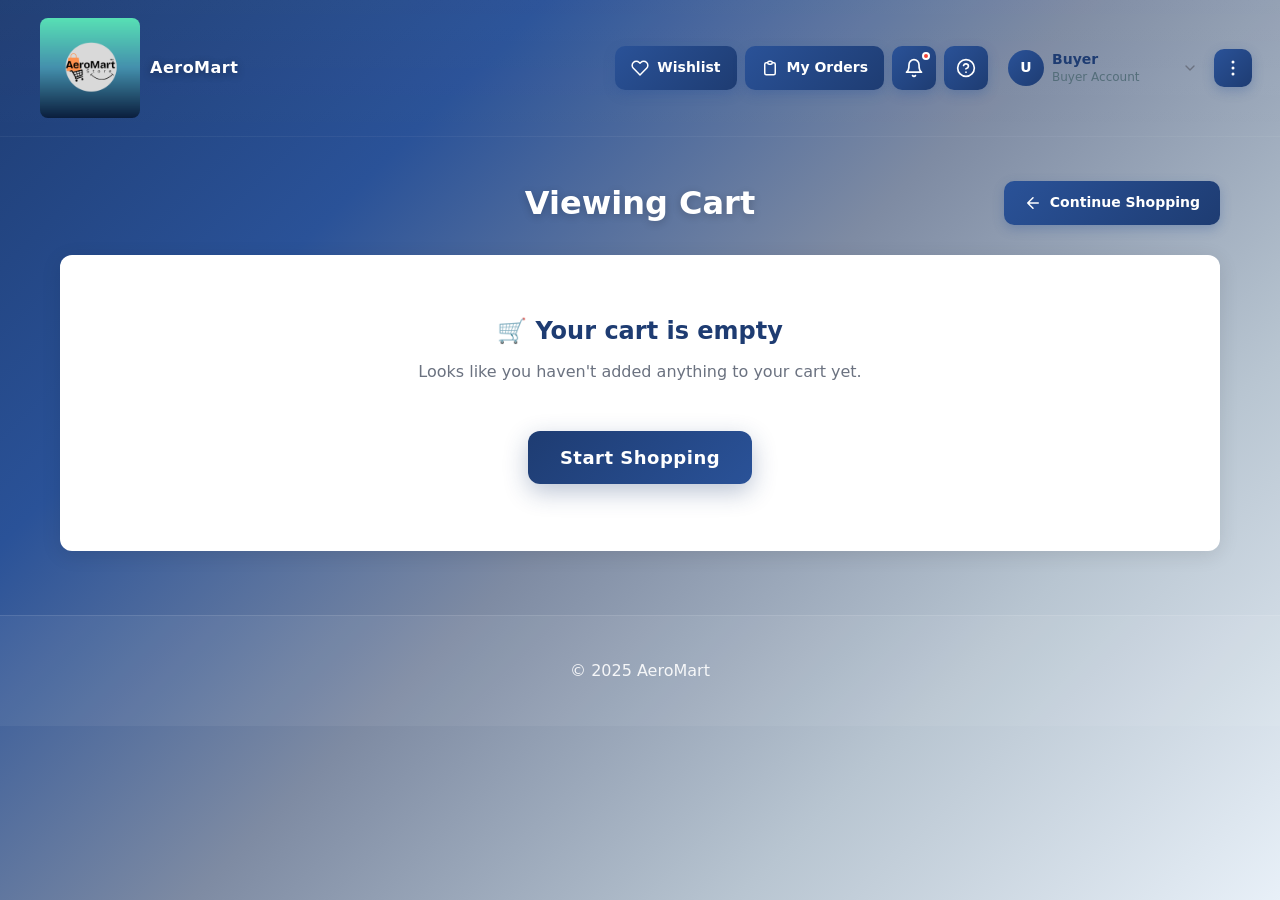
<file: cart.html>
<!doctype html>
<html>
<head>
  <meta charset="utf-8"><title>Cart - AeroMart</title><meta name="viewport" content="width=device-width,initial-scale=1">
  <link rel="stylesheet" href="styles.css">
  <style>
    body {
      background: linear-gradient(135deg, #1e3c72 0%, #2a5298 25%, #7e8ba3 50%, #b8c5d1 75%, #e8f0f8 100%);
      background-attachment: fixed;
      min-height: 100vh;
    }
    
    /* Hide floating cart button on cart page */
    .floating-cart-btn {
      display: none !important;
    }
    
    /* Ensure buyer profile and My Orders are fully visible */
    .user-menu {
      min-width: 180px !important;
      flex-shrink: 0 !important;
      width: auto !important;
    }
    
    .user-info {
      min-width: 120px !important;
      flex: 1 !important;
      width: auto !important;
      overflow: visible !important;
    }
    
    .user-name {
      overflow: visible !important;
      text-overflow: clip !important;
      width: auto !important;
    }
    
    .user-role {
      overflow: visible !important;
      text-overflow: clip !important;
      width: auto !important;
    }
    
    .my-orders-link {
      white-space: nowrap !important;
      overflow: visible !important;
      flex-shrink: 0 !important;
    }
    
    /* Ensure logo size matches index.html */
    .logo {
      width: 100px !important;
      height: 100px !important;
    }
    
    .logo img {
      width: 100% !important;
      height: 100% !important;
      object-fit: contain !important;
    }
    
    /* AeroMart brand label - consistent with index.html */
    .brand > div > div {
      color: #ffffff !important;
      font-weight: 700 !important;
      font-size: 16px !important;
      text-shadow: 0 2px 8px rgba(0, 0, 0, 0.3);
      letter-spacing: 0.5px;
    }
    
    /* Footer styling - matching seller.html */
    .footer {
      background: rgba(255, 255, 255, 0.05);
      border-top: 1px solid rgba(255, 255, 255, 0.1);
      padding: 16px 20px;
      margin-top: 40px;
      position: relative;
      z-index: 1;
    }
    
    .footer .container {
      text-align: center;
      padding: 0;
    }
    
    .footer .muted,
    .footer .small {
      color: rgba(255, 255, 255, 0.9) !important;
      font-size: 16px !important;
      font-weight: 500;
      margin: 0;
    }
    
    .cart-container {
      max-width: 1200px;
      margin: 0 auto;
      padding: 24px 20px;
    }
    
    .cart-top-bar {
      display: flex;
      justify-content: space-between;
      align-items: center;
      margin: 20px 0 30px 0;
      position: relative;
    }
    
    .cart-page-title {
      font-size: 32px;
      font-weight: 700;
      color: white;
      margin: 0;
      text-shadow: 0 2px 8px rgba(0, 0, 0, 0.2);
      position: absolute;
      left: 50%;
      transform: translateX(-50%);
    }
    
    .continue-shopping-btn {
      display: inline-flex;
      align-items: center;
      gap: 8px;
      color: white;
      text-decoration: none;
      font-weight: 600;
      font-size: 14px;
      height: 44px;
      padding: 0 20px;
      background: linear-gradient(135deg, #2a5298 0%, #1e3c72 100%);
      border: none;
      border-radius: 10px;
      transition: all 0.2s ease;
      box-shadow: 0 4px 12px rgba(42, 82, 152, 0.3);
    }
    
    .continue-shopping-btn:hover {
      background: linear-gradient(135deg, #37e8eb 0%, #2a5298 100%);
      transform: translateY(-2px);
      box-shadow: 0 6px 20px rgba(55, 232, 235, 0.4);
    }
    
    .cart-layout {
      display: grid;
      grid-template-columns: 1fr 380px;
      gap: 24px;
      margin-top: 20px;
      align-items: start;
    }
    
    .cart-items-panel {
      background: #ffffff;
      border-radius: 12px;
      padding: 24px;
      box-shadow: 0 4px 20px rgba(0, 0, 0, 0.1);
    }
    
    .cart-item {
      display: flex;
      gap: 16px;
      padding: 20px 0;
      border-bottom: 1px solid #e5e7eb;
    }
    
    .cart-item:last-child {
      border-bottom: none;
    }
    
    .cart-item-image {
      width: 100px;
      height: 100px;
      border-radius: 10px;
      object-fit: cover;
      flex-shrink: 0;
      border: 2px solid #e5e7eb;
    }
    
    .cart-item-details {
      flex: 1;
      display: flex;
      flex-direction: column;
      gap: 8px;
    }
    
    .cart-item-title {
      font-size: 18px;
      font-weight: 600;
      color: #1e3c72;
      margin: 0;
    }
    
    .cart-item-category {
      font-size: 14px;
      color: #6b7280;
    }
    
    .cart-item-color-section {
      margin-top: 12px;
      padding-top: 12px;
      border-top: 1px solid #e5e7eb;
    }
    
    .color-section-title {
      font-size: 14px;
      font-weight: 600;
      color: #1e3c72;
      margin-bottom: 8px;
    }
    
    .selected-colors-container {
      display: flex;
      flex-wrap: wrap;
      gap: 8px;
    }
    
    .selected-color-box {
      display: inline-flex;
      align-items: center;
      gap: 8px;
      background: #f3f4f6;
      padding: 8px 12px;
      border-radius: 8px;
      border: 1px solid #e5e7eb;
    }
    
    .selected-color-circle {
      width: 20px;
      height: 20px;
      border-radius: 50%;
      border: 2px solid #ccc;
      flex-shrink: 0;
    }
    
    .selected-color-name {
      font-size: 14px;
      font-weight: 600;
      color: #1e3c72;
    }
    
    .cart-item-actions {
      display: flex;
      flex-direction: column;
      align-items: flex-end;
      gap: 12px;
    }
    
    .quantity-controls {
      display: flex;
      align-items: center;
      gap: 12px;
      background: #f3f4f6;
      padding: 8px 12px;
      border-radius: 8px;
    }
    
    .qty-btn {
      width: 32px;
      height: 32px;
      border: none;
      background: #ffffff;
      border-radius: 6px;
      cursor: pointer;
      display: flex;
      align-items: center;
      justify-content: center;
      font-size: 18px;
      font-weight: 600;
      color: #1e3c72;
      transition: all 0.2s ease;
      box-shadow: 0 2px 4px rgba(0, 0, 0, 0.1);
    }
    
    .qty-btn:hover {
      background: #2a5298;
      color: white;
    }
    
    .qty-value {
      min-width: 40px;
      text-align: center;
      font-weight: 600;
      font-size: 16px;
      color: #1e3c72;
    }
    
    .item-price {
      font-size: 18px;
      font-weight: 700;
      color: #1e3c72;
    }
    
    .remove-btn {
      background: #fee2e2;
      color: #dc2626;
      border: none;
      padding: 8px 16px;
      border-radius: 8px;
      font-size: 14px;
      font-weight: 600;
      cursor: pointer;
      transition: all 0.2s ease;
    }
    
    .remove-btn:hover {
      background: #fecaca;
    }
    
    .order-summary-panel {
      background: #ffffff;
      border-radius: 12px;
      padding: 24px;
      box-shadow: 0 4px 20px rgba(0, 0, 0, 0.1);
      position: -webkit-sticky;
      position: sticky;
      top: 100px;
      align-self: start;
    }
    
    .summary-title {
      font-size: 24px;
      font-weight: 700;
      color: #1e3c72;
      margin: 0 0 20px 0;
    }
    
    .summary-row {
      display: flex;
      justify-content: space-between;
      padding: 12px 0;
      border-bottom: 1px solid #e5e7eb;
    }
    
    .summary-row:last-of-type {
      border-bottom: none;
    }
    
    .summary-label {
      font-size: 16px;
      color: #6b7280;
    }
    
    .summary-value {
      font-size: 16px;
      font-weight: 600;
      color: #1e3c72;
    }
    
    .summary-total {
      display: flex;
      justify-content: space-between;
      padding: 20px 0;
      margin-top: 12px;
      border-top: 2px solid #1e3c72;
    }
    
    .summary-total-label {
      font-size: 20px;
      font-weight: 700;
      color: #1e3c72;
    }
    
    .summary-total-value {
      font-size: 24px;
      font-weight: 700;
      color: #1e3c72;
    }
    
    .checkout-btn {
      width: 100%;
      padding: 18px 24px;
      background: linear-gradient(135deg, #1e3c72 0%, #2a5298 100%);
      color: white;
      border: none;
      border-radius: 12px;
      font-size: 18px;
      font-weight: 700;
      cursor: pointer;
      transition: all 0.3s ease;
      box-shadow: 0 8px 24px rgba(30, 60, 114, 0.3);
      margin-top: 24px;
      position: relative;
      overflow: hidden;
      letter-spacing: 0.5px;
    }
    
    .checkout-btn::before {
      content: '';
      position: absolute;
      top: 0;
      left: -100%;
      width: 100%;
      height: 100%;
      background: linear-gradient(90deg, transparent, rgba(255, 255, 255, 0.2), transparent);
      transition: left 0.5s;
    }
    
    .checkout-btn:hover::before {
      left: 100%;
    }
    
    .checkout-btn:hover {
      background: linear-gradient(135deg, #2a5298 0%, #37e8eb 100%);
      transform: translateY(-3px);
      box-shadow: 0 12px 32px rgba(55, 232, 235, 0.4);
    }
    
    .checkout-btn:active {
      transform: translateY(-1px);
      box-shadow: 0 6px 20px rgba(30, 60, 114, 0.3);
    }
    
    .promo-section {
      margin-top: 20px;
      padding-top: 20px;
      border-top: 1px solid #e5e7eb;
    }
    
    .promo-text {
      font-size: 14px;
      color: #6b7280;
      margin-bottom: 12px;
    }
    
    .promo-input-group {
      display: flex;
      gap: 8px;
    }
    
    .promo-input {
      flex: 1;
      padding: 12px;
      border: 2px solid #e5e7eb;
      border-radius: 8px;
      font-size: 14px;
      color: #1e3c72 !important;
      background: #ffffff !important;
      box-sizing: border-box;
    }
    
    .promo-input:focus {
      outline: none;
      border-color: #2a5298;
      box-shadow: 0 0 0 4px rgba(42, 82, 152, 0.1);
    }
    
    .promo-input::placeholder {
      color: #9ca3af;
    }
    
    .apply-btn {
      padding: 12px 20px;
      background: #f3f4f6;
      border: 2px solid #e5e7eb;
      border-radius: 8px;
      font-weight: 600;
      color: #1e3c72;
      cursor: pointer;
      transition: all 0.2s ease;
    }
    
    .apply-btn:hover {
      background: #e5e7eb;
    }
    
    .free-shipping {
      color: #10b981;
      font-weight: 700;
    }
    
    .empty-cart {
      background: #ffffff;
      border-radius: 12px;
      padding: 60px 40px;
      text-align: center;
      box-shadow: 0 4px 20px rgba(0, 0, 0, 0.1);
    }
    
    .empty-cart h3 {
      color: #1e3c72;
      font-size: 24px;
      margin: 0 0 12px 0;
    }
    
    .empty-cart p {
      color: #6b7280;
      font-size: 16px;
      margin: 0 0 24px 0;
    }
    
    /* Hide search bar on cart page */
    .header .search {
      display: none !important;
    }
    
    @media (max-width: 968px) {
      .cart-layout {
        grid-template-columns: 1fr;
      }
      
      .order-summary-panel {
        position: sticky;
        top: 20px;
        max-height: none;
      }
    }
    
    /* Notification System */
    .notification-overlay {
      position: fixed;
      top: 0;
      left: 0;
      right: 0;
      bottom: 0;
      background: rgba(0, 0, 0, 0.7);
      display: none;
      align-items: center;
      justify-content: center;
      z-index: 10000;
      backdrop-filter: blur(4px);
    }
    
    .notification-overlay.show {
      display: flex;
    }
    
    .notification-box {
      background: #ffffff;
      padding: 40px 50px;
      border-radius: 16px;
      box-shadow: 0 8px 32px rgba(0, 0, 0, 0.3);
      text-align: center;
      min-width: 300px;
      max-width: 500px;
      animation: fadeInScale 0.3s ease;
    }
    
    @keyframes fadeInScale {
      from {
        opacity: 0;
        transform: scale(0.9);
      }
      to {
        opacity: 1;
        transform: scale(1);
      }
    }
    
    .notification-content {
      display: flex;
      flex-direction: column;
      align-items: center;
      justify-content: center;
      gap: 16px;
    }
    
    .notification-icon {
      display: inline-block;
      width: 48px;
      height: 48px;
      background: #37e8eb;
      border-radius: 50%;
      position: relative;
      flex-shrink: 0;
    }
    
    .notification-icon::before {
      content: '✓';
      position: absolute;
      top: 50%;
      left: 50%;
      transform: translate(-50%, -50%);
      color: #ffffff;
      font-size: 24px;
      font-weight: bold;
    }
    
    .notification-icon.error {
      background: #f44336;
    }
    
    .notification-icon.error::before {
      content: '✗';
    }
    
    .notification-icon.warning {
      background: #ff9800;
    }
    
    .notification-icon.warning::before {
      content: '⚠';
    }
    
    .notification-text {
      font-size: 18px;
      font-weight: 600;
      color: #1e3c72;
      margin: 0;
      line-height: 1.4;
      white-space: pre-line;
    }
    
    /* Responsive styles for notification/help screens */
    @media (max-width: 768px) {
      .notification-overlay {
        padding: 20px;
      }
      
      .notification-box {
        padding: 30px 24px;
        min-width: auto;
        max-width: 90%;
        width: 100%;
        margin: 0 auto;
      }
      
      .notification-icon {
        width: 40px;
        height: 40px;
      }
      
      .notification-icon::before {
        font-size: 20px;
      }
      
      .notification-text {
        font-size: 16px;
      }
      
      .notification-content {
        gap: 12px;
      }
    }
    
    @media (max-width: 480px) {
      .notification-overlay {
        padding: 16px;
      }
      
      .notification-box {
        padding: 24px 20px;
        max-width: 95%;
        border-radius: 12px;
      }
      
      .notification-icon {
        width: 36px;
        height: 36px;
      }
      
      .notification-icon::before {
        font-size: 18px;
      }
      
      .notification-text {
        font-size: 14px;
        line-height: 1.3;
      }
      
      .notification-content {
        gap: 10px;
      }
    }
  </style>
</head>
<body>
  <div id="site-header"></div>
  <main class="cart-container">
    <div class="cart-top-bar">
      <h1 class="cart-page-title">Viewing Cart</h1>
      <a href="index.html" class="continue-shopping-btn" style="margin-left: auto;">
        <svg width="18" height="18" viewBox="0 0 24 24" fill="none" xmlns="http://www.w3.org/2000/svg">
          <path d="M19 12H5M12 19l-7-7 7-7" stroke="currentColor" stroke-width="2" stroke-linecap="round" stroke-linejoin="round"/>
        </svg>
        Continue Shopping
      </a>
    </div>
    
    <div id="cart-content">
      <!-- Cart content will be rendered here -->
    </div>
  </main>

  <footer class="footer">
    <div class="container"><div class="small muted">© 2025 AeroMart</div></div>
  </footer>

  <script src="products.js"></script>
  <script src="main.js"></script>
  <script>
    function updateCartSummary() {
      const cart = getCart();
      const subtotal = cartTotal();
      const shipping = subtotal > 50 ? 0 : 9.99;
      const tax = subtotal * 0.08;
      const total = subtotal + shipping + tax;
      
      return {
        subtotal: subtotal.toFixed(2),
        shipping: shipping === 0 ? 'FREE' : shipping.toFixed(2),
        tax: tax.toFixed(2),
        total: total.toFixed(2)
      };
    }
    
    function renderCart() {
      const cart = getCart();
      const container = document.getElementById("cart-content");
      
      if (cart.length === 0) {
        container.innerHTML = `
          <div class="empty-cart">
            <h3>🛒 Your cart is empty</h3>
            <p>Looks like you haven't added anything to your cart yet.</p>
            <a href="index.html" class="checkout-btn" style="text-decoration:none;display:inline-block;width:auto;padding:14px 32px">Start Shopping</a>
          </div>
        `;
        return;
      }
      
      const summary = updateCartSummary();
      
      // Color mapping
      const colorMap = {
        "Red": "#ff0000",
        "Blue": "#0000ff", 
        "White": "#ffffff",
        "Green": "#00ff00",
        "Black": "#000000"
      };
      
      // Group cart items by product ID to show all colors together
      const groupedItems = {};
      cart.forEach(item => {
        const key = item.id;
        if (!groupedItems[key]) {
          groupedItems[key] = {
            id: item.id,
            title: item.title,
            category: item.category,
            img: item.img,
            price: item.price,
            colors: [],
            totalQty: 0,
            totalPrice: 0
          };
        }
        
        // Add color and quantity
        if (item.color) {
          const existingColor = groupedItems[key].colors.find(c => c.color === item.color);
          if (existingColor) {
            existingColor.qty += item.qty;
          } else {
            groupedItems[key].colors.push({
              color: item.color,
              qty: item.qty
            });
          }
        }
        
        groupedItems[key].totalQty += item.qty;
        groupedItems[key].totalPrice += item.price * item.qty;
      });
      
      const itemsHtml = Object.values(groupedItems).map(item => {
        // Build color section HTML showing all selected colors with quantities
        let colorSectionHtml = '';
        if (item.colors && item.colors.length > 0) {
          const colorBoxes = item.colors.map(colorItem => {
            const colorHex = colorMap[colorItem.color] || "#cccccc";
            return `
              <div class="selected-color-box">
                <div class="selected-color-circle" style="background-color: ${colorHex};"></div>
                <span class="selected-color-name">${colorItem.color}: ${colorItem.qty}</span>
              </div>
            `;
          }).join('');
          
          colorSectionHtml = `
            <div class="cart-item-color-section">
              <div class="color-section-title">Colours Selected</div>
              <div class="selected-colors-container">
                ${colorBoxes}
              </div>
            </div>
          `;
        }
        
        return `
        <div class="cart-item" data-id="${item.id}">
          <img src="${item.img}" alt="${item.title}" class="cart-item-image">
          <div class="cart-item-details">
            <h3 class="cart-item-title">${item.title}</h3>
            <div class="cart-item-category">${item.category}</div>
            ${colorSectionHtml}
          </div>
          <div class="cart-item-actions">
            <div class="quantity-controls">
              <button class="qty-btn" onclick="updateQuantity(${item.id}, ${item.totalQty - 1})">−</button>
              <span class="qty-value">${item.totalQty}</span>
              <button class="qty-btn" onclick="updateQuantity(${item.id}, ${item.totalQty + 1})">+</button>
            </div>
            <div class="item-price">$${item.totalPrice.toFixed(2)}</div>
            <button class="remove-btn" onclick="removeItem(${item.id})">Remove</button>
          </div>
        </div>
      `;
      }).join('');
      
      // Preserve promo code input value if it exists
      const existingPromoCode = document.getElementById('promo-code') ? document.getElementById('promo-code').value : '';
      
      container.innerHTML = `
        <div class="cart-layout">
          <div class="cart-items-panel">
            ${itemsHtml}
          </div>
          
          <div class="order-summary-panel">
            <h2 class="summary-title">Order Summary</h2>
            <div class="summary-row">
              <span class="summary-label">Subtotal</span>
              <span class="summary-value">$${summary.subtotal}</span>
            </div>
            <div class="summary-row">
              <span class="summary-label">Shipping</span>
              <span class="summary-value ${summary.shipping === 'FREE' ? 'free-shipping' : ''}">${summary.shipping === 'FREE' ? 'FREE' : '$' + summary.shipping}</span>
            </div>
            <div class="summary-row">
              <span class="summary-label">Tax</span>
              <span class="summary-value">$${summary.tax}</span>
            </div>
            <div class="summary-total">
              <span class="summary-total-label">Total</span>
              <span class="summary-total-value">$${summary.total}</span>
            </div>
            <button class="checkout-btn" onclick="window.location.href='checkout.html'">Proceed to Checkout</button>
            <div class="promo-section">
              <div class="promo-text">Have a promo code?</div>
              <div class="promo-input-group">
                <input type="text" class="promo-input" id="promo-code" placeholder="Enter code" value="${existingPromoCode}" autocomplete="off">
                <button class="apply-btn" onclick="applyPromoCode()">Apply</button>
              </div>
            </div>
          </div>
        </div>
      `;
    }
    
    function updateQuantity(id, newQty) {
      if (newQty < 1) {
        removeItem(id);
        return;
      }
      // Update all items with this product ID proportionally
      const cart = getCart();
      const itemsWithId = cart.filter(item => item.id === id);
      const currentTotalQty = itemsWithId.reduce((sum, item) => sum + item.qty, 0);
      
      if (currentTotalQty > 0 && itemsWithId.length > 0) {
        const ratio = newQty / currentTotalQty;
        // Update each item proportionally
        itemsWithId.forEach(item => {
          const newItemQty = Math.max(1, Math.round(item.qty * ratio));
          item.qty = newItemQty;
        });
        // Remove items with qty 0 and save
        const filteredCart = cart.filter(item => item.qty > 0);
        saveCart(filteredCart);
      }
      renderCart();
      updateCartCount();
    }
    
    function removeItem(id) {
      if (confirm('Remove this item from your cart?')) {
        // Remove all items with this product ID
        const cart = getCart();
        const filteredCart = cart.filter(item => item.id !== id);
        saveCart(filteredCart);
        renderCart();
        updateCartCount();
      }
    }
    
    function applyPromoCode() {
      const code = document.getElementById('promo-code').value.trim().toUpperCase();
      if (!code) {
        toast('Please enter a promo code');
        return;
      }
      if (code === 'WELCOME10' || code === 'SAVE20') {
        toast('Promo code applied! 10% discount added.');
      } else {
        toast('Invalid promo code');
      }
    }
    
    document.addEventListener("DOMContentLoaded", ()=>{
      renderHeader();
      renderCart();
      updateCartCount();
    });
  </script>
  <script src="keyboard-navigation.js"></script>
</body>
</html>
</file>
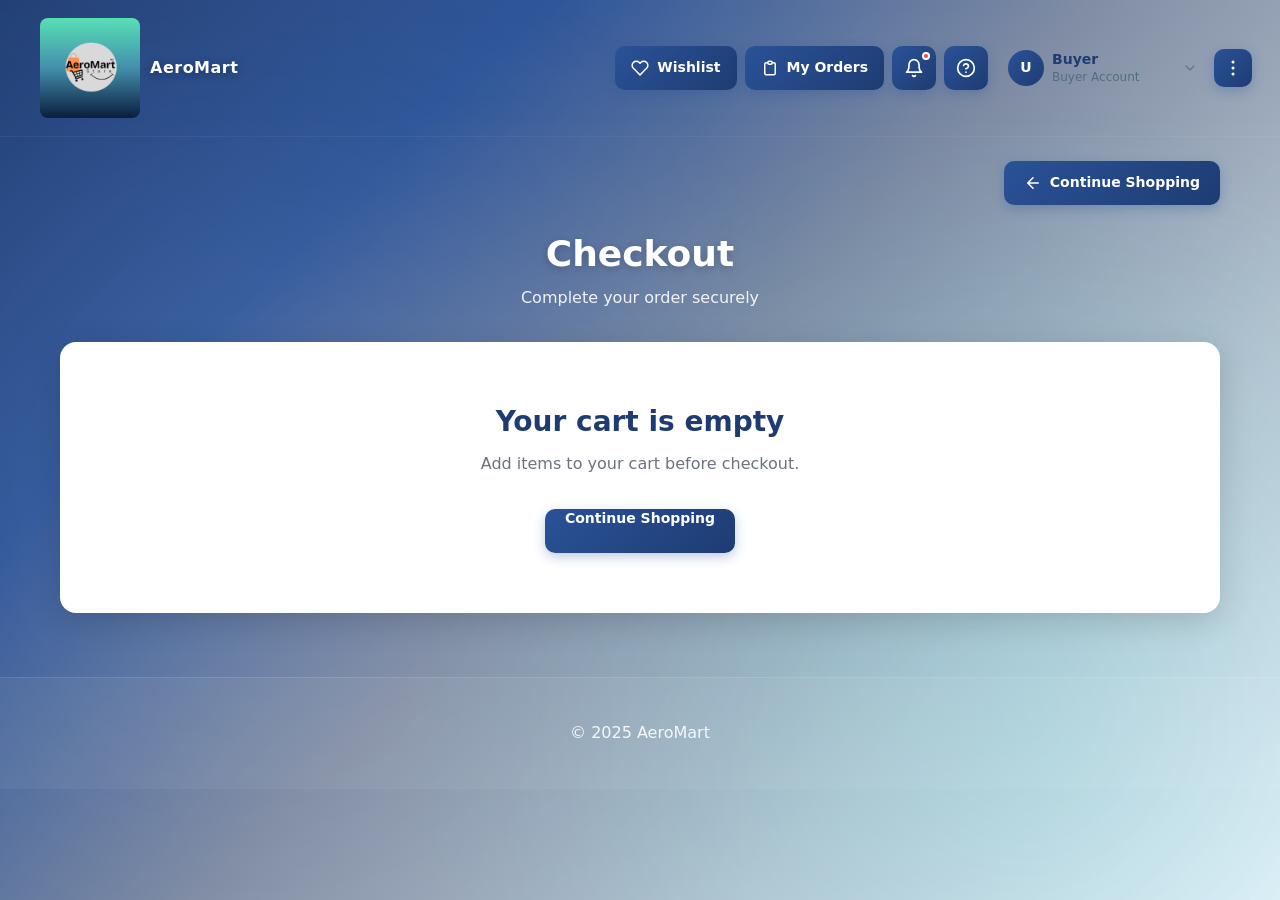
<file: checkout.html>
<!doctype html>
<html>

<head>
  <meta charset="utf-8">
  <title>Checkout - AeroMart</title>
  <meta name="viewport" content="width=device-width,initial-scale=1">
  <link rel="stylesheet" href="styles.css">
  <style>
    body {
      background: linear-gradient(135deg, #1e3c72 0%, #2a5298 25%, #7e8ba3 50%, #b8c5d1 75%, #e8f0f8 100%);
      background-attachment: fixed;
      min-height: 100vh;
      margin: 0;
      padding: 0;
      position: relative;
    }

    body::before {
      content: '';
      position: fixed;
      top: 0;
      left: 0;
      right: 0;
      bottom: 0;
      background:
        radial-gradient(circle at 20% 50%, rgba(255, 255, 255, 0.1) 0%, transparent 50%),
        radial-gradient(circle at 80% 80%, rgba(55, 232, 235, 0.15) 0%, transparent 50%);
      pointer-events: none;
      z-index: 0;
    }

    /* Ensure logo size matches index.html */
    .logo {
      width: 100px !important;
      height: 100px !important;
    }

    .logo img {
      width: 100% !important;
      height: 100% !important;
      object-fit: contain !important;
    }

    /* AeroMart brand label - consistent with index.html */
    .brand>div>div {
      color: #ffffff !important;
      font-weight: 700 !important;
      font-size: 16px !important;
      text-shadow: 0 2px 8px rgba(0, 0, 0, 0.3);
      letter-spacing: 0.5px;
    }

    main {
      position: relative;
      z-index: 1;
    }

    /* Footer styling - matching seller.html */
    .footer {
      background: rgba(255, 255, 255, 0.05);
      border-top: 1px solid rgba(255, 255, 255, 0.1);
      padding: 16px 20px;
      margin-top: 40px;
      position: relative;
      z-index: 1;
    }

    .footer .container {
      text-align: center;
      padding: 0;
    }

    .footer .muted,
    .footer .small {
      color: rgba(255, 255, 255, 0.9) !important;
      font-size: 16px !important;
      font-weight: 500;
      margin: 0;
    }

    /* Hide search bar on checkout page */
    .header .search {
      display: none !important;
    }

    /* Hide floating cart button on checkout page */
    .floating-cart-btn {
      display: none !important;
    }

    /* Ensure buyer profile and My Orders are fully visible */
    .user-menu {
      min-width: 180px !important;
      flex-shrink: 0 !important;
      width: auto !important;
    }

    .user-info {
      min-width: 120px !important;
      flex: 1 !important;
      width: auto !important;
      overflow: visible !important;
    }

    .user-name {
      overflow: visible !important;
      text-overflow: clip !important;
      width: auto !important;
    }

    .user-role {
      overflow: visible !important;
      text-overflow: clip !important;
      width: auto !important;
    }

    .my-orders-link {
      white-space: nowrap !important;
      overflow: visible !important;
      flex-shrink: 0 !important;
    }

    /* Notification System */
    .notification-overlay {
      position: fixed;
      top: 0;
      left: 0;
      right: 0;
      bottom: 0;
      background: rgba(0, 0, 0, 0.7);
      display: none;
      align-items: center;
      justify-content: center;
      z-index: 10000;
      backdrop-filter: blur(4px);
    }

    .notification-overlay.show {
      display: flex;
    }

    .notification-box {
      background: #ffffff;
      padding: 40px 50px;
      border-radius: 16px;
      box-shadow: 0 8px 32px rgba(0, 0, 0, 0.3);
      text-align: center;
      min-width: 300px;
      max-width: 500px;
      animation: fadeInScale 0.3s ease;
    }

    @keyframes fadeInScale {
      from {
        opacity: 0;
        transform: scale(0.9);
      }

      to {
        opacity: 1;
        transform: scale(1);
      }
    }

    .notification-content {
      display: flex;
      flex-direction: column;
      align-items: center;
      justify-content: center;
      gap: 16px;
    }

    .notification-icon {
      display: inline-block;
      width: 48px;
      height: 48px;
      background: #37e8eb;
      border-radius: 50%;
      position: relative;
      flex-shrink: 0;
    }

    .notification-icon::before {
      content: '✓';
      position: absolute;
      top: 50%;
      left: 50%;
      transform: translate(-50%, -50%);
      color: #ffffff;
      font-size: 24px;
      font-weight: bold;
    }

    .notification-icon.error {
      background: #f44336;
    }

    .notification-icon.error::before {
      content: '✗';
    }

    .notification-icon.warning {
      background: #ff9800;
    }

    .notification-icon.warning::before {
      content: '⚠';
    }

    .notification-text {
      font-size: 18px;
      font-weight: 600;
      color: #1e3c72;
      margin: 0;
      line-height: 1.4;
      white-space: pre-line;
    }

    /* Responsive styles for notification/help screens */
    @media (max-width: 768px) {
      .notification-overlay {
        padding: 20px;
      }

      .notification-box {
        padding: 30px 24px;
        min-width: auto;
        max-width: 90%;
        width: 100%;
        margin: 0 auto;
      }

      .notification-icon {
        width: 40px;
        height: 40px;
      }

      .notification-icon::before {
        font-size: 20px;
      }

      .notification-text {
        font-size: 16px;
      }

      .notification-content {
        gap: 12px;
      }
    }

    @media (max-width: 480px) {
      .notification-overlay {
        padding: 16px;
      }

      .notification-box {
        padding: 24px 20px;
        max-width: 95%;
        border-radius: 12px;
      }

      .notification-icon {
        width: 36px;
        height: 36px;
      }

      .notification-icon::before {
        font-size: 18px;
      }

      .notification-text {
        font-size: 14px;
        line-height: 1.3;
      }

      .notification-content {
        gap: 10px;
      }
    }

    .checkout-container {
      max-width: 1200px;
      margin: 0 auto;
      padding: 24px 20px;
    }

    .checkout-top-bar {
      display: flex;
      justify-content: flex-end;
      align-items: center;
      margin-bottom: 24px;
    }

    .continue-shopping-btn {
      display: inline-flex;
      align-items: center;
      gap: 8px;
      color: white;
      text-decoration: none;
      font-weight: 600;
      font-size: 14px;
      height: 44px;
      padding: 0 20px;
      background: linear-gradient(135deg, #2a5298 0%, #1e3c72 100%);
      border: none;
      border-radius: 10px;
      transition: all 0.2s ease;
      box-shadow: 0 4px 12px rgba(42, 82, 152, 0.3);
    }

    .continue-shopping-btn:hover {
      background: linear-gradient(135deg, #37e8eb 0%, #2a5298 100%);
      transform: translateY(-2px);
      box-shadow: 0 6px 20px rgba(55, 232, 235, 0.4);
    }

    .checkout-header {
      text-align: center;
      margin-bottom: 32px;
    }

    .checkout-header h1 {
      color: #ffffff;
      font-size: 36px;
      font-weight: 700;
      margin: 0 0 8px 0;
      text-shadow: 0 2px 8px rgba(0, 0, 0, 0.2);
    }

    .checkout-header p {
      color: rgba(255, 255, 255, 0.9);
      font-size: 16px;
      margin: 0;
    }

    .checkout-layout {
      display: grid;
      grid-template-columns: 1fr 420px;
      gap: 24px;
      align-items: start;
    }

    .checkout-form-section {
      background: #ffffff;
      border-radius: 16px;
      padding: 32px;
      box-shadow: 0 8px 32px rgba(0, 0, 0, 0.15);
      margin-bottom: 24px;
    }

    .section-title {
      font-size: 22px;
      font-weight: 700;
      color: #1e3c72;
      margin: 0 0 24px 0;
      display: flex;
      align-items: center;
      gap: 12px;
      padding-bottom: 16px;
      border-bottom: 2px solid #e5e7eb;
    }

    .form-group {
      margin-bottom: 20px;
    }

    .form-group label {
      display: block;
      font-weight: 600;
      color: #1e3c72;
      font-size: 14px;
      margin-bottom: 8px;
    }

    .form-group input,
    .form-group select {
      width: 100%;
      padding: 14px 16px;
      border: 2px solid #e5e7eb;
      border-radius: 10px;
      font-size: 15px;
      transition: all 0.2s ease;
      box-sizing: border-box;
      color: #1e3c72 !important;
      background: #ffffff !important;
      font-weight: 500;
    }

    .form-group input::placeholder {
      color: #9ca3af !important;
      opacity: 0.8;
      font-weight: 400;
    }

    .form-group input:focus,
    .form-group select:focus {
      outline: none;
      border-color: #2a5298;
      box-shadow: 0 0 0 4px rgba(42, 82, 152, 0.1);
      color: #1e3c72 !important;
      background: #ffffff !important;
    }

    .form-group input:not(:placeholder-shown) {
      color: #1e3c72 !important;
      background: #ffffff !important;
    }

    .form-group select {
      color: #1e3c72 !important;
      background: #ffffff !important;
      cursor: pointer;
    }

    .form-row {
      display: grid;
      grid-template-columns: 1fr 1fr;
      gap: 16px;
    }

    /* Payment Method Selection */
    .payment-method-options {
      display: flex;
      flex-direction: column;
      gap: 12px;
    }

    .payment-method-option {
      display: block;
      cursor: pointer;
    }

    .payment-method-option input[type="radio"] {
      display: none;
    }

    .payment-method-card {
      display: flex;
      align-items: center;
      gap: 16px;
      padding: 20px;
      border: 2px solid #e5e7eb;
      border-radius: 12px;
      background: #ffffff;
      transition: all 0.3s ease;
    }

    .payment-method-option input[type="radio"]:checked+.payment-method-card {
      border-color: #2a5298;
      background: linear-gradient(135deg, rgba(42, 82, 152, 0.05) 0%, rgba(30, 60, 114, 0.05) 100%);
      box-shadow: 0 4px 12px rgba(42, 82, 152, 0.2);
    }

    .payment-method-option:hover .payment-method-card {
      border-color: #2a5298;
      box-shadow: 0 2px 8px rgba(42, 82, 152, 0.1);
    }

    .payment-method-icon {
      width: 48px;
      height: 48px;
      display: flex;
      align-items: center;
      justify-content: center;
      background: linear-gradient(135deg, #2a5298 0%, #1e3c72 100%);
      border-radius: 12px;
      color: white;
      flex-shrink: 0;
    }

    .payment-method-option input[type="radio"]:checked+.payment-method-card .payment-method-icon {
      background: linear-gradient(135deg, #37e8eb 0%, #2a5298 100%);
      box-shadow: 0 4px 12px rgba(55, 232, 235, 0.4);
    }

    .payment-method-info {
      flex: 1;
    }

    .payment-method-name {
      font-size: 18px;
      font-weight: 600;
      color: #1e3c72;
      margin-bottom: 4px;
    }

    .payment-method-desc {
      font-size: 14px;
      color: #6b7280;
    }

    .payment-details-title {
      font-size: 18px;
      font-weight: 600;
      color: #1e3c72;
      margin: 0 0 16px 0;
      padding-top: 16px;
      border-top: 2px solid #e5e7eb;
    }

    .order-summary-panel {
      background: #ffffff;
      border-radius: 16px;
      padding: 32px;
      box-shadow: 0 8px 32px rgba(0, 0, 0, 0.15);
      position: -webkit-sticky;
      position: sticky;
      top: 100px;
      align-self: start;
    }

    .summary-title {
      font-size: 24px;
      font-weight: 700;
      color: #1e3c72;
      margin: 0 0 24px 0;
      padding-bottom: 16px;
      border-bottom: 2px solid #e5e7eb;
    }

    .summary-item {
      display: flex;
      gap: 12px;
      padding: 16px 0;
      border-bottom: 1px solid #e5e7eb;
    }

    .summary-item:last-of-type {
      border-bottom: none;
    }

    .summary-item-image {
      width: 80px;
      height: 80px;
      border-radius: 10px;
      object-fit: cover;
      flex-shrink: 0;
      border: 2px solid #e5e7eb;
    }

    .summary-item-details {
      flex: 1;
    }

    .summary-item-title {
      font-weight: 600;
      color: #1e3c72;
      font-size: 15px;
      margin: 0 0 4px 0;
    }

    .summary-item-qty {
      font-size: 13px;
      color: #6b7280;
      margin: 0 0 8px 0;
    }

    .summary-item-price {
      font-weight: 700;
      color: #1e3c72;
      font-size: 16px;
    }

    .summary-totals {
      margin-top: 20px;
      padding-top: 20px;
      border-top: 2px solid #e5e7eb;
    }

    .summary-row {
      display: flex;
      justify-content: space-between;
      margin-bottom: 12px;
      font-size: 15px;
    }

    .summary-row-label {
      color: #6b7280;
    }

    .summary-row-value {
      font-weight: 600;
      color: #1e3c72;
    }

    .summary-total {
      display: flex;
      justify-content: space-between;
      padding-top: 16px;
      margin-top: 16px;
      border-top: 2px solid #1e3c72;
    }

    .summary-total-label {
      font-size: 20px;
      font-weight: 700;
      color: #1e3c72;
    }

    .summary-total-value {
      font-size: 24px;
      font-weight: 700;
      color: #1e3c72;
    }

    .place-order-btn {
      width: 100%;
      padding: 18px 24px;
      background: linear-gradient(135deg, #1e3c72 0%, #2a5298 100%);
      color: white;
      border: none;
      border-radius: 12px;
      font-size: 18px;
      font-weight: 700;
      cursor: pointer;
      transition: all 0.3s ease;
      box-shadow: 0 8px 24px rgba(30, 60, 114, 0.3);
      margin-top: 24px;
      position: relative;
      overflow: hidden;
      letter-spacing: 0.5px;
    }

    .place-order-btn::before {
      content: '';
      position: absolute;
      top: 0;
      left: -100%;
      width: 100%;
      height: 100%;
      background: linear-gradient(90deg, transparent, rgba(255, 255, 255, 0.2), transparent);
      transition: left 0.5s;
    }

    .place-order-btn:hover::before {
      left: 100%;
    }

    .place-order-btn:hover {
      background: linear-gradient(135deg, #2a5298 0%, #37e8eb 100%);
      transform: translateY(-3px);
      box-shadow: 0 12px 32px rgba(55, 232, 235, 0.4);
    }

    .place-order-btn:active {
      transform: translateY(-1px);
      box-shadow: 0 6px 20px rgba(30, 60, 114, 0.3);
    }

    .security-badge {
      display: flex;
      align-items: center;
      justify-content: center;
      gap: 8px;
      margin-top: 20px;
      padding-top: 20px;
      border-top: 1px solid #e5e7eb;
      color: #6b7280;
      font-size: 13px;
    }

    .empty-cart-message {
      background: #ffffff;
      border-radius: 16px;
      padding: 60px 40px;
      text-align: center;
      box-shadow: 0 8px 32px rgba(0, 0, 0, 0.15);
    }

    .empty-cart-message h2 {
      color: #1e3c72;
      font-size: 28px;
      font-weight: 700;
      margin: 0 0 12px 0;
    }

    .empty-cart-message p {
      color: #6b7280;
      font-size: 16px;
      margin: 0 0 32px 0;
    }

    .free-shipping {
      color: #10b981;
      font-weight: 700;
    }

    @media (max-width: 968px) {
      .checkout-layout {
        grid-template-columns: 1fr;
      }

      .order-summary-panel {
        position: sticky;
        top: 20px;
        max-height: none;
      }

      .form-row {
        grid-template-columns: 1fr;
      }
    }

    .error-message {
      color: #f44336;
      font-size: 12px;
      margin-top: 4px;
      display: none;
    }

    .form-group.error input {
      border-color: #f44336;
      background-color: rgba(244, 67, 54, 0.05) !important;
    }

    .form-group.error .error-message {
      display: block;
    }

    /* Custom Dropdown Styling */
    .custom-select-wrapper {
      position: relative;
      user-select: none;
    }

    .custom-select {
      position: relative;
      display: flex;
      flex-direction: column;
    }

    .custom-select-trigger {
      position: relative;
      display: flex;
      align-items: center;
      justify-content: space-between;
      padding: 14px 16px;
      font-size: 15px;
      font-weight: 500;
      color: #1e3c72;
      background: #ffffff;
      border: 2px solid #e5e7eb;
      border-radius: 10px;
      cursor: pointer;
      transition: all 0.2s ease;
    }

    .custom-select-trigger:after {
      content: '';
      width: 10px;
      height: 10px;
      border-right: 2px solid #1e3c72;
      border-bottom: 2px solid #1e3c72;
      transform: rotate(45deg) translateY(-2px);
      transition: transform 0.2s ease;
      margin-left: 10px;
    }

    .custom-select.open .custom-select-trigger:after {
      transform: rotate(-135deg) translateY(-2px);
    }

    .custom-options {
      position: absolute;
      display: block;
      top: 100%;
      left: 0;
      right: 0;
      border: 2px solid #e5e7eb;
      border-top: 0;
      background: #ffffff;
      transition: all 0.2s ease;
      opacity: 0;
      visibility: hidden;
      pointer-events: none;
      z-index: 100;
      border-radius: 0 0 10px 10px;
      box-shadow: 0 8px 24px rgba(0, 0, 0, 0.1);
      margin-top: 4px;
      max-height: 200px;
      overflow-y: auto;
    }

    .custom-select.open .custom-options {
      opacity: 1;
      visibility: visible;
      pointer-events: all;
    }

    .custom-option {
      position: relative;
      display: flex;
      align-items: center;
      padding: 12px 16px;
      font-size: 15px;
      font-weight: 500;
      color: #1e3c72;
      cursor: pointer;
      transition: all 0.2s;
    }

    .custom-option:hover {
      background-color: #f3f4f6;
    }

    .custom-option.selected {
      background-color: #e5e7eb;
      font-weight: 600;
    }

    .custom-option img,
    .custom-select-trigger img {
      width: 24px;
      height: auto;
      margin-right: 12px;
      border-radius: 2px;
      box-shadow: 0 1px 3px rgba(0, 0, 0, 0.2);
    }
  </style>
</head>

<body>
  <div id="site-header"></div>
  <main class="checkout-container">
    <div class="checkout-top-bar">
      <a href="index.html" class="continue-shopping-btn">
        <svg width="18" height="18" viewBox="0 0 24 24" fill="none" xmlns="http://www.w3.org/2000/svg">
          <path d="M19 12H5M12 19l-7-7 7-7" stroke="currentColor" stroke-width="2" stroke-linecap="round"
            stroke-linejoin="round" />
        </svg>
        Continue Shopping
      </a>
    </div>

    <div class="checkout-header">
      <h1>Checkout</h1>
      <p>Complete your order securely</p>
    </div>

    <div id="checkout-wrapper">
      <!-- Checkout content will be rendered here -->
    </div>
  </main>

  <footer class="footer">
    <div class="container">
      <div class="small muted">© 2025 AeroMart</div>
    </div>
  </footer>

  <script src="products.js"></script>
  <script src="main.js"></script>
  <script>
    function renderCheckout() {
      const cart = getCart();
      const wrapper = document.getElementById("checkout-wrapper");

      if (cart.length === 0) {
        wrapper.innerHTML = `
          <div class="empty-cart-message">
            <h2>Your cart is empty</h2>
            <p>Add items to your cart before checkout.</p>
            <a href="index.html" class="continue-shopping-btn" style="text-decoration:none;display:inline-block;width:auto">Continue Shopping</a>
          </div>
        `;
        return;
      }

      const subtotal = cartTotal();
      const shipping = subtotal > 50 ? 0 : 9.99;
      const tax = subtotal * 0.08;
      const total = subtotal + shipping + tax;

      const summaryItems = cart.map(item => `
        <div class="summary-item">
          <img src="${item.img}" alt="${item.title}" class="summary-item-image">
          <div class="summary-item-details">
            <div class="summary-item-title">${item.title}</div>
            <div class="summary-item-qty">Quantity: ${item.qty}</div>
            <div class="summary-item-price">$${(item.price * item.qty).toFixed(2)}</div>
          </div>
        </div>
      `).join('');

      wrapper.innerHTML = `
        <div class="checkout-layout">
          <div>
            <div class="checkout-form-section">
              <h2 class="section-title">
                <svg width="24" height="24" viewBox="0 0 24 24" fill="none" xmlns="http://www.w3.org/2000/svg">
                  <path d="M21 10c0 7-9 13-9 13s-9-6-9-13a9 9 0 0 1 18 0z" stroke="currentColor" stroke-width="2"/>
                  <circle cx="12" cy="10" r="3" stroke="currentColor" stroke-width="2"/>
                </svg>
                Shipping Information
              </h2>
              <form id="checkout-form">
                <div class="form-row">
                  <div class="form-group">
                    <label>First Name <span style="color:red">*</span></label>
                    <input type="text" id="first-name" placeholder="John" required>
                  </div>
                  <div class="form-group">
                    <label>Last Name <span style="color:red">*</span></label>
                    <input type="text" id="last-name" placeholder="Doe" required>
                  </div>
                </div>
                <div class="form-group">
                  <label>Email Address <span style="color:red">*</span></label>
                  <input type="email" id="email" placeholder="john.doe@example.com" required>
                </div>
                <div class="form-group">
                  <label>Phone Number <span style="color:red">*</span></label>
                  <input type="tel" id="phone" placeholder="+1 (555) 123-4567" required>
                </div>
                <div class="form-group">
                  <label>Street Address <span style="color:red">*</span></label>
                  <input type="text" id="address" placeholder="123 Main Street" required>
                </div>
                <div class="form-group">
                  <label>Apartment, suite, etc.</label>
                  <input type="text" id="apartment" placeholder="Apartment, suite, etc. (optional)">
                </div>
                <div class="form-row">
                  <div class="form-group">
                    <label>City <span style="color:red">*</span></label>
                    <input type="text" id="city" placeholder="New York" required>
                  </div>
                  <div class="form-group">
                    <label>State <span style="color:red">*</span></label>
                    <input type="text" id="state" placeholder="NY" required>
                  </div>
                  <div class="form-group">
                    <label>ZIP Code <span style="color:red">*</span></label>
                    <input type="text" id="zip" placeholder="10001" required>
                  </div>
                </div>
                <div class="form-group">
                  <label>Country <span style="color:red">*</span></label>
                  <div class="custom-select-wrapper">
                      <select id="country" style="display: none;" required>
                        <option value="US" selected>United States</option>
                        <option value="CA">Canada</option>
                        <option value="UK">United Kingdom</option>
                        <option value="AU">Australia</option>
                        <option value="PK">Pakistan</option>
                      </select>
                      <div class="custom-select">
                          <div class="custom-select-trigger" id="country-trigger">
                              <span><img src="https://flagcdn.com/w40/us.png" alt="US"> United States</span>
                          </div>
                          <div class="custom-options">
                              <span class="custom-option selected" data-value="US"><img src="https://flagcdn.com/w40/us.png" alt="US"> United States</span>
                              <span class="custom-option" data-value="CA"><img src="https://flagcdn.com/w40/ca.png" alt="CA"> Canada</span>
                              <span class="custom-option" data-value="UK"><img src="https://flagcdn.com/w40/gb.png" alt="UK"> United Kingdom</span>
                              <span class="custom-option" data-value="AU"><img src="https://flagcdn.com/w40/au.png" alt="AU"> Australia</span>
                              <span class="custom-option" data-value="PK"><img src="https://flagcdn.com/w40/pk.png" alt="PK"> Pakistan</span>
                          </div>
                      </div>
                  </div>
                </div>
              </form>
            </div>
            
            <div class="checkout-form-section">
              <h2 class="section-title">
                <svg width="24" height="24" viewBox="0 0 24 24" fill="none" xmlns="http://www.w3.org/2000/svg">
                  <rect x="1" y="4" width="22" height="16" rx="2" ry="2" stroke="currentColor" stroke-width="2"/>
                  <line x1="1" y1="10" x2="23" y2="10" stroke="currentColor" stroke-width="2"/>
                </svg>
                Payment Method
              </h2>
              <div class="payment-method-options">
                <label class="payment-method-option">
                  <input type="radio" name="payment-method" value="cod" checked>
                  <div class="payment-method-card">
                    <div class="payment-method-icon">
                      <svg width="24" height="24" viewBox="0 0 24 24" fill="none" xmlns="http://www.w3.org/2000/svg">
                        <path d="M12 2v20M17 5H9.5a3.5 3.5 0 0 0 0 7h5a3.5 3.5 0 0 1 0 7H6" stroke="currentColor" stroke-width="2" stroke-linecap="round" stroke-linejoin="round"/>
                      </svg>
                    </div>
                    <div class="payment-method-info">
                      <div class="payment-method-name">Cash on Delivery</div>
                      <div class="payment-method-desc">Pay when you receive your order</div>
                    </div>
                  </div>
                </label>
                <label class="payment-method-option">
                  <input type="radio" name="payment-method" value="card">
                  <div class="payment-method-card">
                    <div class="payment-method-icon">
                      <svg width="24" height="24" viewBox="0 0 24 24" fill="none" xmlns="http://www.w3.org/2000/svg">
                        <rect x="1" y="4" width="22" height="16" rx="2" ry="2" stroke="currentColor" stroke-width="2"/>
                        <line x1="1" y1="10" x2="23" y2="10" stroke="currentColor" stroke-width="2"/>
                      </svg>
                    </div>
                    <div class="payment-method-info">
                      <div class="payment-method-name">Credit/Debit Card</div>
                      <div class="payment-method-desc">Pay securely with your card</div>
                    </div>
                  </div>
                </label>
              </div>
              
              <div id="payment-details-section" style="display: none; margin-top: 24px;">
                <h3 class="payment-details-title" style="font-size: 18px; font-weight: 600; color: #1e3c72; margin: 0 0 16px 0;">Payment Details</h3>
                <div class="form-group">
                  <label>Card Number <span style="color:red">*</span></label>
                  <input type="text" id="card-number" placeholder="1234 5678 9012 3456" maxlength="19">
                </div>
                <div class="form-row">
                  <div class="form-group">
                    <label>Expiry Date <span style="color:red">*</span></label>
                    <input type="text" id="expiry" placeholder="MM/YY" maxlength="5">
                  </div>
                  <div class="form-group">
                    <label>CVV <span style="color:red">*</span></label>
                    <input type="text" id="cvv" placeholder="123" maxlength="4">
                  </div>
                </div>
                <div class="form-group">
                  <label>Cardholder Name <span style="color:red">*</span></label>
                  <input type="text" id="cardholder" placeholder="John Doe">
                </div>
              </div>
            </div>
          </div>
          
          <div class="order-summary-panel">
            <h2 class="summary-title">Order Summary</h2>
            <div id="summary-items">
              ${summaryItems}
            </div>
            <div class="summary-totals">
              <div class="summary-row">
                <span class="summary-row-label">Subtotal</span>
                <span class="summary-row-value">$${subtotal.toFixed(2)}</span>
              </div>
              <div class="summary-row">
                <span class="summary-row-label">Shipping</span>
                <span class="summary-row-value ${shipping === 0 ? 'free-shipping' : ''}">${shipping === 0 ? 'FREE' : '$' + shipping.toFixed(2)}</span>
              </div>
              <div class="summary-row">
                <span class="summary-row-label">Tax</span>
                <span class="summary-row-value">$${tax.toFixed(2)}</span>
              </div>
              ${subtotal < 50 ? '<div style="padding:12px;background:#fef3c7;border-radius:8px;margin-top:12px;font-size:13px;color:#92400e;text-align:center">💡 Add $' + (50 - subtotal).toFixed(2) + ' more for FREE shipping!</div>' : ''}
              <div class="summary-total">
                <span class="summary-total-label">Total</span>
                <span class="summary-total-value">$${total.toFixed(2)}</span>
              </div>
            </div>
            <button class="place-order-btn" onclick="placeOrder()">Place Order</button>
            <div class="security-badge">
              <svg width="16" height="16" viewBox="0 0 24 24" fill="none" xmlns="http://www.w3.org/2000/svg">
                <path d="M12 22s8-4 8-10V5l-8-3-8 3v7c0 6 8 10 8 10z" stroke="currentColor" stroke-width="2" stroke-linecap="round" stroke-linejoin="round"/>
              </svg>
              Secure checkout • SSL encrypted
            </div>
          </div>
        </div>
      `;

      // Payment method selection handler
      const paymentMethodInputs = document.querySelectorAll('input[name="payment-method"]');
      const paymentDetailsSection = document.getElementById('payment-details-section');
      const cardInput = document.getElementById('card-number');
      const expiryInput = document.getElementById('expiry');
      const cvvInput = document.getElementById('cvv');
      const cardholderInput = document.getElementById('cardholder');

      function togglePaymentDetails() {
        const selectedMethod = document.querySelector('input[name="payment-method"]:checked').value;

        if (selectedMethod === 'card') {
          paymentDetailsSection.style.display = 'block';
          // Make card fields required
          if (cardInput) cardInput.setAttribute('required', 'required');
          if (expiryInput) expiryInput.setAttribute('required', 'required');
          if (cvvInput) cvvInput.setAttribute('required', 'required');
          if (cardholderInput) cardholderInput.setAttribute('required', 'required');
        } else {
          paymentDetailsSection.style.display = 'none';
          // Remove required from card fields
          if (cardInput) cardInput.removeAttribute('required');
          if (expiryInput) expiryInput.removeAttribute('required');
          if (cvvInput) cvvInput.removeAttribute('required');
          if (cardholderInput) cardholderInput.removeAttribute('required');
          // Clear card fields
          if (cardInput) cardInput.value = '';
          if (expiryInput) expiryInput.value = '';
          if (cvvInput) cvvInput.value = '';
          if (cardholderInput) cardholderInput.value = '';
        }
      }

      paymentMethodInputs.forEach(input => {
        input.addEventListener('change', togglePaymentDetails);
      });

      // Initialize on load
      togglePaymentDetails();

      // Format card number input
      if (cardInput) {
        cardInput.addEventListener('input', (e) => {
          let value = e.target.value.replace(/\s/g, '');
          if (value.length > 16) value = value.slice(0, 16);
          value = value.match(/.{1,4}/g)?.join(' ') || value;
          e.target.value = value;
        });
      }

      // Format expiry input
      if (expiryInput) {
        expiryInput.addEventListener('input', (e) => {
          let value = e.target.value.replace(/\D/g, '');
          if (value.length >= 2) {
            value = value.slice(0, 2) + '/' + value.slice(2, 4);
          }
          e.target.value = value;
        });
      }

      // Format CVV input (numbers only)
      if (cvvInput) {
        cvvInput.addEventListener('input', (e) => {
          const valid = /^[0-9]*$/.test(e.target.value);
          setError(e.target, !valid);
        });
      }

      // ATTACH VALIDATORS
      attachAlphaValidation('first-name');
      attachAlphaValidation('last-name');
      attachAlphaValidation('city');
      attachAlphaValidation('state');
      attachAlphaValidation('cardholder');

      attachPhoneValidation('phone');
      attachNumValidation('zip');

      // Initialize Custom Country Dropdown
      initCustomDropdown();
    }

    function initCustomDropdown() {
      const wrapper = document.querySelector('.custom-select-wrapper');
      const select = wrapper.querySelector('select');
      const customSelect = wrapper.querySelector('.custom-select');
      const trigger = customSelect.querySelector('.custom-select-trigger');
      const options = customSelect.querySelectorAll('.custom-option');

      // Toggle dropdown
      trigger.addEventListener('click', (e) => {
        e.stopPropagation(); // Prevent document click from immediately closing
        customSelect.classList.toggle('open');
      });

      // Handle Option Click
      options.forEach(option => {
        option.addEventListener('click', () => {
          const value = option.getAttribute('data-value');
          const html = option.innerHTML;

          // Update trigger
          trigger.innerHTML = `<span>${html}</span>`;

          // Update hidden native select
          select.value = value;

          // Update UI state
          options.forEach(opt => opt.classList.remove('selected'));
          option.classList.add('selected');
          customSelect.classList.remove('open');
        });
      });

      // Close on click outside
      document.addEventListener('click', (e) => {
        if (!wrapper.contains(e.target)) {
          customSelect.classList.remove('open');
        }
      });
    }

    // VALIDATION HELPERS
    function setError(input, isError) {
      const formGroup = input.closest('.form-group');
      if (isError) {
        formGroup.classList.add('error');
      } else {
        formGroup.classList.remove('error');
      }
    }

    function attachAlphaValidation(id) {
      const el = document.getElementById(id);
      if (!el) return;
      el.addEventListener('input', (e) => {
        const valid = /^[A-Za-z\s]*$/.test(e.target.value);
        setError(e.target, !valid);
      });
    }

    function attachNumValidation(id) {
      const el = document.getElementById(id);
      if (!el) return;
      el.addEventListener('input', (e) => {
        const valid = /^[0-9\s]*$/.test(e.target.value);
        setError(e.target, !valid);
      });
    }

    function attachPhoneValidation(id) {
      const el = document.getElementById(id);
      if (!el) return;
      el.addEventListener('input', (e) => {
        const valid = /^[0-9+\-\(\)\s]*$/.test(e.target.value);
        setError(e.target, !valid);
      });
    }

    function placeOrder() {
      const form = document.getElementById('checkout-form');
      if (!form.checkValidity()) {
        form.reportValidity();
        return;
      }

      // Check for validation errors
      if (document.querySelectorAll('.form-group.error').length > 0) {
        if (typeof toast === 'function') toast("Please fix the fields marked in red");
        const firstError = document.querySelector('.form-group.error input, .form-group.error select');
        if (firstError) firstError.focus();
        return;
      }

      if (getCart().length === 0) {
        toast('Your cart is empty');
        return;
      }

      // Get selected payment method
      const paymentMethod = document.querySelector('input[name="payment-method"]:checked').value;

      // Validate card details if card payment is selected
      if (paymentMethod === 'card') {
        const cardNumber = document.getElementById('card-number').value.replace(/\s/g, '');
        const expiry = document.getElementById('expiry').value;
        const cvv = document.getElementById('cvv').value;
        const cardholder = document.getElementById('cardholder').value;

        if (!cardNumber || cardNumber.length < 16) {
          toast('Please enter a valid card number');
          document.getElementById('card-number').focus();
          return;
        }
        if (!expiry || expiry.length < 5) {
          toast('Please enter a valid expiry date');
          document.getElementById('expiry').focus();
          return;
        }
        if (!cvv || cvv.length < 3) {
          toast('Please enter a valid CVV');
          document.getElementById('cvv').focus();
          return;
        }
        if (!cardholder || cardholder.trim().length < 2) {
          toast('Please enter cardholder name');
          document.getElementById('cardholder').focus();
          return;
        }
      }

      // Generate tracking number
      const trackingNumber = 'TRK' + Date.now().toString().slice(-10);

      // Calculate delivery dates
      const orderDate = new Date();
      const processingDate = new Date(orderDate.getTime() + 1 * 24 * 60 * 60 * 1000);
      const shippedDate = new Date(orderDate.getTime() + 2 * 24 * 60 * 60 * 1000);
      const outForDeliveryDate = new Date(orderDate.getTime() + 4 * 24 * 60 * 60 * 1000);
      const estimatedDelivery = new Date(orderDate.getTime() + 5 * 24 * 60 * 60 * 1000);

      // Prepare payment info
      const paymentInfo = {
        method: paymentMethod,
        ...(paymentMethod === 'card' ? {
          cardNumber: document.getElementById('card-number').value.replace(/\s/g, '').slice(-4), // Last 4 digits only
          cardholder: document.getElementById('cardholder').value
        } : {})
      };

      // Save order with tracking
      const orderData = {
        id: 'ORD-' + Date.now(),
        trackingNumber: trackingNumber,
        date: orderDate.toISOString(),
        status: 'pending',
        items: getCart(),
        shipping: {
          firstName: document.getElementById('first-name').value,
          lastName: document.getElementById('last-name').value,
          email: document.getElementById('email').value,
          phone: document.getElementById('phone').value,
          address: document.getElementById('address').value,
          apartment: document.getElementById('apartment').value,
          city: document.getElementById('city').value,
          state: document.getElementById('state').value,
          zip: document.getElementById('zip').value,
          country: document.getElementById('country').value
        },
        payment: paymentInfo,
        subtotal: cartTotal(),
        shipping: cartTotal() > 50 ? 0 : 9.99,
        tax: cartTotal() * 0.08,
        total: cartTotal() + (cartTotal() > 50 ? 0 : 9.99) + (cartTotal() * 0.08),
        tracking: {
          status: 'pending',
          statusHistory: [
            { status: 'pending', date: orderDate.toISOString(), message: 'Order placed' },
            { status: 'processing', date: processingDate.toISOString(), message: 'Order confirmed and being prepared' },
            { status: 'shipped', date: shippedDate.toISOString(), message: 'Order shipped', carrier: 'FedEx', trackingNumber: trackingNumber },
            { status: 'out_for_delivery', date: outForDeliveryDate.toISOString(), message: 'Out for delivery' },
            { status: 'delivered', date: estimatedDelivery.toISOString(), message: 'Delivered' }
          ],
          estimatedDelivery: estimatedDelivery.toISOString(),
          carrier: 'FedEx'
        }
      };

      // Save order to localStorage
      const orders = JSON.parse(localStorage.getItem('buyerOrders') || '[]');
      orders.push(orderData);
      localStorage.setItem('buyerOrders', JSON.stringify(orders));

      // Clear cart
      localStorage.removeItem("ecom_cart_v1");
      updateCartCount();

      // Show professional notification
      showBuyerNotification('Order Placed Successfully!\n\nYour order has been confirmed.\nGo to "My Orders" to view your order details and track delivery.', 'success', 4000);

      // Redirect after notification
      setTimeout(() => {
        location.href = "index.html";
      }, 4000);
    }

    // Notification System for checkout page
    function showBuyerNotification(message, type = 'success', duration = 2000) {
      let overlay = document.getElementById('notification-overlay');
      if (!overlay) {
        overlay = document.createElement('div');
        overlay.id = 'notification-overlay';
        overlay.className = 'notification-overlay';
        overlay.innerHTML = `
          <div class="notification-box">
            <div class="notification-content" id="notification-content">
              <div class="notification-icon" id="notification-icon"></div>
              <p class="notification-text" id="notification-text"></p>
            </div>
          </div>
        `;
        document.body.appendChild(overlay);
      }

      const content = document.getElementById('notification-content');
      const icon = document.getElementById('notification-icon');
      const text = document.getElementById('notification-text');

      if (!content || !icon || !text) return;

      // Set icon type
      icon.className = 'notification-icon';
      if (type === 'error') {
        icon.classList.add('error');
      } else if (type === 'warning') {
        icon.classList.add('warning');
      }

      // Set message
      text.textContent = message;

      // Show notification
      overlay.classList.add('show');

      // Auto-hide after duration
      setTimeout(() => {
        overlay.classList.remove('show');
      }, duration);
    }

    document.addEventListener('DOMContentLoaded', () => {
      renderHeader();
      renderCheckout();
      updateCartCount();
    });
  </script>

  <!-- Notification Overlay -->
  <div class="notification-overlay" id="notification-overlay">
    <div class="notification-box">
      <div class="notification-content" id="notification-content">
        <div class="notification-icon" id="notification-icon"></div>
        <p class="notification-text" id="notification-text"></p>
      </div>
    </div>
  </div>
  <script src="keyboard-navigation.js"></script>
</body>

</html>
</file>
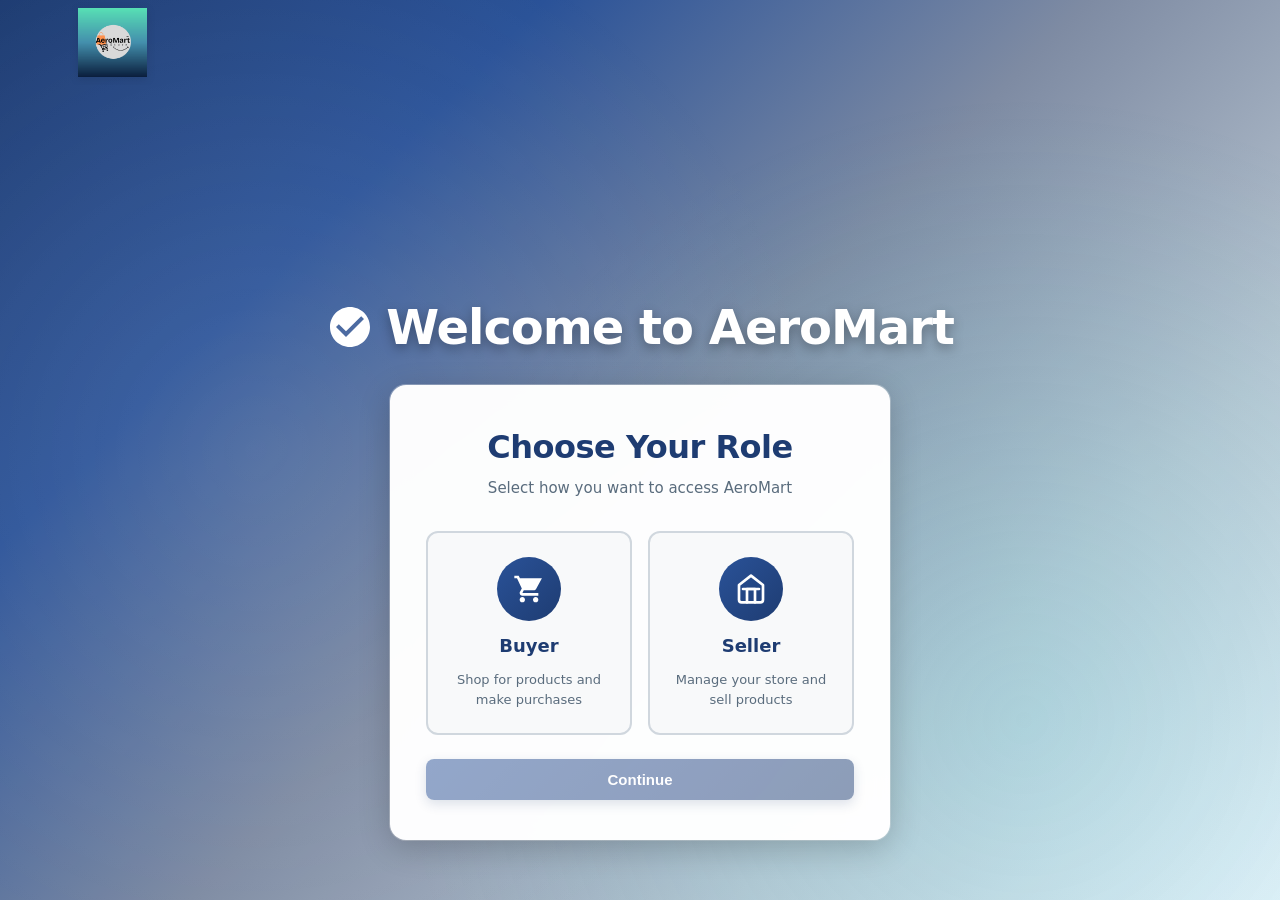
<file: login.html>
<!doctype html>
<html>

<head>
  <meta charset="utf-8">
  <title>Login - AeroMart</title>
  <meta name="viewport" content="width=device-width,initial-scale=1">
  <link rel="stylesheet" href="styles.css">
  <style>
    body {
      background: linear-gradient(135deg, #1e3c72 0%, #2a5298 25%, #7e8ba3 50%, #b8c5d1 75%, #e8f0f8 100%);
      background-attachment: fixed;
      min-height: 100vh;
      margin: 0;
      padding: 0;
      position: relative;
    }

    body::before {
      content: '';
      position: fixed;
      top: 0;
      left: 0;
      right: 0;
      bottom: 0;
      background:
        radial-gradient(circle at 20% 50%, rgba(255, 255, 255, 0.1) 0%, transparent 50%),
        radial-gradient(circle at 80% 80%, rgba(55, 232, 235, 0.15) 0%, transparent 50%);
      pointer-events: none;
      z-index: 0;
    }

    .login-page-header {
      background: transparent;
      padding: 0;
      margin-bottom: 0;
      border: none;
      position: fixed;
      top: 0;
      left: 0;
      z-index: 1000;
      width: 100%;
    }

    .login-page-header .header-content {
      max-width: none;
      margin: 0;
      padding: 0;
      display: flex;
      align-items: flex-start;
    }

    .login-page-header .logo {
      width: 200px;
      height: 85px;
      display: flex;
      align-items: center;
      cursor: default;
      padding: 8px 0;
      position: absolute;
      top: 0;
      left: 0;
    }

    .login-page-header .logo img {
      width: 100%;
      height: 100%;
      object-fit: contain;
      filter: drop-shadow(0 2px 4px rgba(0, 0, 0, 0.1));
    }

    .login-container {
      display: flex;
      flex-direction: column;
      align-items: center;
      justify-content: flex-end;
      min-height: 100vh;
      padding: 0 20px 60px 20px;
      position: relative;
      z-index: 1;
    }

    /* Role Selection Screen */
    .role-selection-screen {
      display: flex;
      flex-direction: column;
      align-items: center;
      justify-content: flex-end;
      min-height: 100vh;
      padding: 0 20px 60px 20px;
      position: relative;
      z-index: 1;
    }

    .role-selection-screen.hidden {
      display: none;
    }

    .role-selection-card {
      width: 100%;
      max-width: 500px;
      background: rgba(255, 255, 255, 0.98);
      backdrop-filter: blur(10px);
      padding: 40px 36px;
      border-radius: 16px;
      box-shadow: 0 8px 32px rgba(0, 0, 0, 0.2), 0 0 0 1px rgba(255, 255, 255, 0.3);
      transition: transform 0.3s ease, box-shadow 0.3s ease;
    }

    .role-selection-header {
      margin-bottom: 32px;
      text-align: center;
    }

    .role-selection-header h1 {
      margin: 0 0 8px 0;
      font-size: 32px;
      font-weight: 700;
      color: #1e3c72;
      letter-spacing: -0.5px;
    }

    .role-selection-header p {
      margin: 0;
      font-size: 15px;
      color: #5a6c7d;
    }

    .role-options {
      display: grid;
      grid-template-columns: 1fr 1fr;
      gap: 16px;
      margin-bottom: 24px;
    }

    .role-option {
      background: #f8f9fa;
      border: 2px solid #d0d7de;
      border-radius: 12px;
      padding: 24px 20px;
      cursor: pointer;
      transition: all 0.3s ease;
      text-align: center;
      display: flex;
      flex-direction: column;
      align-items: center;
      gap: 12px;
    }

    .role-option:hover {
      border-color: #2a5298;
      background: #ffffff;
      transform: translateY(-2px);
      box-shadow: 0 4px 12px rgba(42, 82, 152, 0.15);
    }

    .role-option.selected {
      border-color: #2a5298;
      background: linear-gradient(135deg, rgba(42, 82, 152, 0.1) 0%, rgba(30, 60, 114, 0.05) 100%);
      box-shadow: 0 4px 12px rgba(42, 82, 152, 0.2);
    }

    .role-icon {
      width: 64px;
      height: 64px;
      border-radius: 50%;
      background: linear-gradient(135deg, #2a5298 0%, #1e3c72 100%);
      display: flex;
      align-items: center;
      justify-content: center;
      color: white;
      font-size: 28px;
      flex-shrink: 0;
    }

    .role-option.selected .role-icon {
      background: linear-gradient(135deg, #37e8eb 0%, #2a5298 100%);
    }

    .role-title {
      font-size: 18px;
      font-weight: 600;
      color: #1e3c72;
      margin: 0;
    }

    .role-description {
      font-size: 13px;
      color: #5a6c7d;
      margin: 0;
      line-height: 1.5;
    }

    .login-form-container.hidden {
      display: none;
    }

    /* Seller Interface */
    .seller-interface {
      display: flex;
      flex-direction: column;
      align-items: center;
      justify-content: flex-end;
      min-height: 100vh;
      padding: 0 20px 60px 20px;
      position: relative;
      z-index: 1;
    }

    .seller-interface.hidden {
      display: none;
    }

    .seller-card {
      width: 100%;
      max-width: 500px;
      background: rgba(255, 255, 255, 0.98);
      backdrop-filter: blur(10px);
      padding: 40px 36px;
      border-radius: 16px;
      box-shadow: 0 8px 32px rgba(0, 0, 0, 0.2), 0 0 0 1px rgba(255, 255, 255, 0.3);
      transition: transform 0.3s ease, box-shadow 0.3s ease;
    }

    .seller-header {
      margin-bottom: 32px;
      text-align: center;
    }

    .seller-header h1 {
      margin: 0 0 8px 0;
      font-size: 32px;
      font-weight: 700;
      color: #1e3c72;
      letter-spacing: -0.5px;
    }

    .seller-header p {
      margin: 0;
      font-size: 15px;
      color: #5a6c7d;
    }

    .seller-features {
      display: grid;
      grid-template-columns: 1fr 1fr;
      gap: 16px;
      margin-bottom: 24px;
    }

    .seller-feature {
      background: #f8f9fa;
      border-radius: 12px;
      padding: 20px;
      text-align: center;
      display: flex;
      flex-direction: column;
      align-items: center;
      gap: 12px;
    }

    .seller-feature-icon {
      width: 48px;
      height: 48px;
      border-radius: 50%;
      background: linear-gradient(135deg, #2a5298 0%, #1e3c72 100%);
      display: flex;
      align-items: center;
      justify-content: center;
      color: white;
      font-size: 24px;
    }

    .seller-feature-title {
      font-size: 14px;
      font-weight: 600;
      color: #1e3c72;
      margin: 0;
    }

    .role-loading-overlay {
      position: fixed;
      inset: 0;
      background: rgba(0, 0, 0, 0.6);
      backdrop-filter: blur(4px);
      display: none;
      align-items: center;
      justify-content: center;
      z-index: 2000;
      opacity: 0;
      transition: opacity 0.3s ease;
    }

    .role-loading-overlay.show {
      display: flex;
      opacity: 1;
    }

    .role-loading-box {
      background: rgba(255, 255, 255, 0.98);
      backdrop-filter: blur(10px);
      padding: 32px 40px;
      border-radius: 16px;
      box-shadow: 0 8px 32px rgba(0, 0, 0, 0.3);
      text-align: center;
      min-width: 300px;
      animation: fadeInScale 0.3s ease;
    }

    .role-loading-content {
      display: flex;
      align-items: center;
      justify-content: center;
      gap: 12px;
    }

    .role-loading-text {
      font-size: 20px;
      font-weight: 600;
      color: #1e3c72;
      margin: 0;
    }

    .welcome-message {
      margin-bottom: 24px;
      text-align: center;
      color: #ffffff;
      font-weight: 700;
      font-size: 48px;
      text-shadow: 0 4px 12px rgba(0, 0, 0, 0.3);
      letter-spacing: -1px;
      display: flex;
      align-items: center;
      justify-content: center;
      gap: 12px;
    }

    .welcome-icon {
      width: 48px;
      height: 48px;
      flex-shrink: 0;
    }

    .login-card {
      width: 100%;
      max-width: 420px;
      background: rgba(255, 255, 255, 0.98);
      backdrop-filter: blur(10px);
      padding: 40px 36px;
      border-radius: 16px;
      box-shadow: 0 8px 32px rgba(0, 0, 0, 0.2), 0 0 0 1px rgba(255, 255, 255, 0.3);
      transition: transform 0.3s ease, box-shadow 0.3s ease;
    }

    .login-card:hover {
      transform: translateY(-4px);
      box-shadow: 0 12px 40px rgba(0, 0, 0, 0.25), 0 0 0 1px rgba(255, 255, 255, 0.4);
    }

    .login-header {
      margin-bottom: 32px;
    }

    .login-header h1 {
      margin: 0;
      font-size: 36px;
      font-weight: 700;
      color: #1e3c72;
      letter-spacing: -0.5px;
      text-align: center;
    }

    .login-form {
      display: grid;
      gap: 18px;
    }

    .form-group {
      display: grid;
      gap: 6px;
    }

    .form-label {
      font-size: 13px;
      font-weight: 600;
      color: #2a5298;
      margin-left: 2px;
      display: flex;
      align-items: center;
      gap: 6px;
    }

    .form-label-icon {
      width: 16px;
      height: 16px;
      flex-shrink: 0;
    }

    .input-wrapper {
      position: relative;
      display: flex;
      align-items: center;
    }

    .input-icon {
      position: absolute;
      left: 14px;
      width: 18px;
      height: 18px;
      color: #5a6c7d;
      pointer-events: none;
      z-index: 1;
    }

    .form-input {
      border-radius: 8px;
      padding: 12px 14px 12px 42px;
      background: #f8f9fa;
      border: 2px solid #d0d7de;
      color: #000000;
      outline: none;
      width: 100%;
      font-size: 14px;
      transition: all 0.3s ease;
    }

    #email.form-input,
    #password.form-input,
    #seller-email.form-input,
    #seller-password.form-input {
      padding-left: 56px;
    }

    .form-input:-webkit-autofill,
    .form-input:-webkit-autofill:hover,
    .form-input:-webkit-autofill:focus {
      -webkit-text-fill-color: #000000;
      -webkit-box-shadow: 0 0 0px 1000px #f8f9fa inset;
      transition: background-color 5000s ease-in-out 0s;
    }

    .form-input::placeholder {
      color: #546e7a;
    }

    .form-input:focus {
      border-color: #37e8eb;
      background: #ffffff;
      box-shadow: 0 0 0 4px rgba(55, 232, 235, 0.15);
    }

    .form-input.error {
      border-color: #c40000;
      box-shadow: 0 0 0 3px rgba(196, 0, 0, .1);
    }

    .error-message {
      color: #c40000;
      font-size: 12px;
      margin-top: 4px;
      display: none;
    }

    .error-message.show {
      display: block;
    }

    .forgot-password {
      font-size: 12px;
      color: #2a5298;
      text-decoration: none;
      transition: all 0.3s ease;
      display: inline-flex;
      align-items: center;
      gap: 4px;
      padding: 2px 6px;
      border-radius: 4px;
      position: relative;
    }

    .forgot-password-icon {
      width: 14px;
      height: 14px;
    }

    .forgot-password:hover {
      color: #37e8eb;
      text-decoration: underline;
      background-color: rgba(55, 232, 235, 0.08);
      font-weight: 600;
    }

    .form-actions {
      display: grid;
      gap: 14px;
      margin-top: 8px;
    }

    .btn-primary {
      width: 100%;
      padding: 12px;
      font-size: 15px;
      font-weight: 600;
      border-radius: 8px;
      cursor: pointer;
      background: linear-gradient(135deg, #2a5298 0%, #1e3c72 100%);
      color: #ffffff;
      border: none;
      box-shadow: 0 4px 12px rgba(30, 60, 114, 0.3);
      transition: all 0.3s ease;
      display: flex;
      align-items: center;
      justify-content: center;
      gap: 8px;
    }

    .btn-icon {
      width: 18px;
      height: 18px;
      flex-shrink: 0;
    }

    .btn-primary:hover {
      background: linear-gradient(135deg, #37e8eb 0%, #2a5298 100%);
      transform: translateY(-2px);
      box-shadow: 0 6px 16px rgba(55, 232, 235, 0.4);
    }

    .btn-primary:active {
      transform: translateY(0);
    }

    .divider {
      display: flex;
      align-items: center;
      gap: 12px;
      margin: 4px 0;
      color: #546e7a;
      font-size: 12px;
    }

    .divider::before,
    .divider::after {
      content: '';
      flex: 1;
      height: 1px;
      background: linear-gradient(to right, transparent, rgba(139, 157, 195, 0.3), transparent);
    }

    .btn-secondary {
      width: 100%;
      padding: 12px;
      font-size: 15px;
      font-weight: 600;
      border-radius: 8px;
      cursor: pointer;
      background: rgba(255, 255, 255, 0.9);
      color: #2a5298;
      border: 2px solid #2a5298;
      text-align: center;
      text-decoration: none;
      display: flex;
      align-items: center;
      justify-content: center;
      transition: all 0.3s ease;
    }

    .btn-secondary:hover {
      background: #2a5298;
      color: #ffffff;
      transform: translateY(-2px);
      box-shadow: 0 4px 12px rgba(42, 82, 152, 0.3);
    }

    .btn-secondary:active {
      transform: translateY(0);
    }

    .login-footer {
      margin-top: 24px;
      padding-top: 20px;
      border-top: 1px solid rgba(139, 157, 195, 0.2);
      text-align: center;
    }

    .login-footer-text {
      font-size: 12px;
      color: #546e7a;
      margin: 0;
    }

    .login-footer-link {
      color: #2a5298;
      text-decoration: none;
    }

    .login-footer-link:hover {
      color: #37e8eb;
      text-decoration: underline;
    }

    .login-message-overlay {
      position: fixed;
      top: 0;
      left: 0;
      right: 0;
      bottom: 0;
      background: rgba(0, 0, 0, 0.7);
      display: none;
      align-items: center;
      justify-content: center;
      z-index: 9999;
      backdrop-filter: blur(4px);
    }

    .login-message-overlay.show {
      display: flex;
    }

    .login-message-box {
      background: #ffffff;
      padding: 40px 50px;
      border-radius: 16px;
      box-shadow: 0 8px 32px rgba(0, 0, 0, 0.3);
      text-align: center;
      min-width: 300px;
      animation: fadeInScale 0.3s ease;
    }

    @keyframes fadeInScale {
      from {
        opacity: 0;
        transform: scale(0.9);
      }

      to {
        opacity: 1;
        transform: scale(1);
      }
    }

    .login-message-text {
      font-size: 20px;
      font-weight: 600;
      color: #1e3c72;
      margin: 0;
      display: inline-block;
    }

    .login-message-content {
      display: flex;
      align-items: center;
      justify-content: center;
      gap: 12px;
    }

    .login-message-content.success {
      flex-direction: column;
      gap: 16px;
    }

    .login-spinner {
      display: inline-block;
      width: 24px;
      height: 24px;
      border: 3px solid rgba(30, 60, 114, 0.2);
      border-top-color: #2a5298;
      border-radius: 50%;
      animation: spin 0.8s linear infinite;
      flex-shrink: 0;
    }

    @keyframes spin {
      to {
        transform: rotate(360deg);
      }
    }

    .login-success-icon {
      display: inline-block;
      width: 32px;
      height: 32px;
      background: #37e8eb;
      border-radius: 50%;
      margin-bottom: 16px;
      position: relative;
    }

    .login-success-icon::before {
      content: '✓';
      position: absolute;
      top: 50%;
      left: 50%;
      transform: translate(-50%, -50%);
      color: #ffffff;
      font-size: 20px;
      font-weight: bold;
    }

    .forgot-password-modal {
      position: fixed;
      top: 0;
      left: 0;
      right: 0;
      bottom: 0;
      background: rgba(0, 0, 0, 0.7);
      display: none;
      align-items: center;
      justify-content: center;
      z-index: 10000;
      backdrop-filter: blur(4px);
    }

    .forgot-password-modal.show {
      display: flex;
    }

    .forgot-password-card {
      background: #ffffff;
      padding: 40px;
      border-radius: 16px;
      box-shadow: 0 8px 32px rgba(0, 0, 0, 0.3);
      min-width: 400px;
      max-width: 500px;
      width: 90%;
      animation: fadeInScale 0.3s ease;
    }

    .forgot-password-card h2 {
      margin: 0 0 8px 0;
      font-size: 24px;
      font-weight: 600;
      color: #1e3c72;
    }

    .forgot-password-card p {
      margin: 0 0 24px 0;
      color: #5a6c7d;
      font-size: 14px;
    }

    .forgot-password-step {
      display: none;
    }

    .forgot-password-step.active {
      display: block;
    }

    .otp-input-group {
      display: grid;
      grid-template-columns: repeat(6, 1fr);
      gap: 8px;
      margin: 20px 0;
    }

    .otp-input {
      width: 100%;
      padding: 12px;
      text-align: center;
      font-size: 24px;
      font-weight: 600;
      border: 2px solid #d0d7de;
      border-radius: 8px;
      background: #f8f9fa;
      color: #000000 !important;
      transition: all 0.3s ease;
      -webkit-text-fill-color: #000000 !important;
    }

    .otp-input:focus {
      border-color: #37e8eb;
      background: #ffffff;
      box-shadow: 0 0 0 4px rgba(55, 232, 235, 0.15);
      outline: none;
      color: #000000 !important;
      -webkit-text-fill-color: #000000 !important;
    }

    .otp-input::placeholder {
      color: #546e7a;
      font-size: 16px;
    }

    .success-message {
      text-align: center;
      padding: 20px;
      color: #37e8eb;
      font-weight: 600;
    }

    @media (max-width: 480px) {
      .login-container {
        padding: 0 16px 40px 16px;
      }

      .role-selection-screen {
        padding: 0 16px 40px 16px;
      }

      .login-card {
        padding: 28px 24px;
      }

      .role-selection-card {
        padding: 28px 24px;
      }

      .login-header h1 {
        font-size: 32px;
      }

      .role-selection-header h1 {
        font-size: 24px;
      }

      .role-options {
        grid-template-columns: 1fr;
        gap: 12px;
      }

      .role-option {
        padding: 20px 16px;
      }

      .role-icon {
        width: 56px;
        height: 56px;
        font-size: 24px;
      }

      .role-title {
        font-size: 16px;
      }

      .role-description {
        font-size: 12px;
      }

      .seller-card {
        padding: 28px 24px;
      }

      .seller-header h1 {
        font-size: 24px;
      }

      .seller-features {
        grid-template-columns: 1fr;
        gap: 12px;
      }

      .seller-feature {
        padding: 16px;
      }

      .seller-feature-icon {
        width: 40px;
        height: 40px;
        font-size: 20px;
      }

      .seller-feature-title {
        font-size: 13px;
      }

      .login-page-header .logo {
        width: 160px;
        height: 68px;
        padding: 6px 0;
      }

      .welcome-message {
        font-size: 36px;
        margin-bottom: 20px;
      }

      .welcome-icon {
        width: 36px;
        height: 36px;
      }
    }
  </style>
</head>

<body>
  <header class="login-page-header">
    <div class="header-content">
      <div class="logo">
        <img src="AeroMart.png" alt="AeroMart">
      </div>
    </div>
  </header>

  <!-- Role Selection Screen -->
  <main class="role-selection-screen" id="role-selection-screen">
    <h1 class="welcome-message">
      <svg class="welcome-icon" viewBox="0 0 24 24" fill="none" xmlns="http://www.w3.org/2000/svg">
        <path
          d="M12 2C6.48 2 2 6.48 2 12s4.48 10 10 10 10-4.48 10-10S17.52 2 12 2zm-2 15l-5-5 1.41-1.41L10 14.17l7.59-7.59L19 8l-9 9z"
          fill="currentColor" />
      </svg>
      Welcome to AeroMart
    </h1>
    <div class="role-selection-card">
      <div class="role-selection-header">
        <h1>Choose Your Role</h1>
        <p>Select how you want to access AeroMart</p>
      </div>
      <div class="role-options">
        <div class="role-option" data-role="buyer">
          <div class="role-icon">
            <svg width="32" height="32" viewBox="0 0 24 24" fill="none" xmlns="http://www.w3.org/2000/svg">
              <path
                d="M7 18c-1.1 0-2 .9-2 2s.9 2 2 2 2-.9 2-2-.9-2-2-2zM1 2v2h2l3.6 7.59-1.35 2.45c-.15.28-.25.61-.25.96 0 1.1.9 2 2 2h12v-2H7.42c-.14 0-.25-.11-.25-.25l.03-.12L8.1 13h7.45c.75 0 1.41-.41 1.75-1.03L21.7 4H5.21l-.94-2H1zm16 16c-1.1 0-2 .9-2 2s.9 2 2 2 2-.9 2-2-.9-2-2-2z"
                fill="currentColor" />
            </svg>
          </div>
          <h3 class="role-title">Buyer</h3>
          <p class="role-description">Shop for products and make purchases</p>
        </div>
        <div class="role-option" data-role="seller">
          <div class="role-icon">
            <svg width="32" height="32" viewBox="0 0 24 24" fill="none" xmlns="http://www.w3.org/2000/svg">
              <path d="M3 9l9-7 9 7v11a2 2 0 0 1-2 2H5a2 2 0 0 1-2-2z" stroke="currentColor" stroke-width="2"
                stroke-linecap="round" stroke-linejoin="round" />
              <polyline points="9 22 9 12 15 12 15 22" stroke="currentColor" stroke-width="2" stroke-linecap="round"
                stroke-linejoin="round" />
              <path d="M6 12h12" stroke="currentColor" stroke-width="2" stroke-linecap="round"
                stroke-linejoin="round" />
            </svg>
          </div>
          <h3 class="role-title">Seller</h3>
          <p class="role-description">Manage your store and sell products</p>
        </div>
      </div>
      <button class="btn-primary" id="continue-role-btn" style="width: 100%; opacity: 0.5; cursor: not-allowed;"
        disabled>Continue</button>
    </div>
  </main>

  <!-- Seller Interface -->
  <main class="seller-interface hidden" id="seller-interface">
    <h1 class="welcome-message">
      <svg class="welcome-icon" viewBox="0 0 24 24" fill="none" xmlns="http://www.w3.org/2000/svg">
        <path d="M3 9l9-7 9 7v11a2 2 0 0 1-2 2H5a2 2 0 0 1-2-2z" stroke="currentColor" stroke-width="2"
          stroke-linecap="round" stroke-linejoin="round" />
        <polyline points="9 22 9 12 15 12 15 22" stroke="currentColor" stroke-width="2" stroke-linecap="round"
          stroke-linejoin="round" />
        <path d="M6 12h12" stroke="currentColor" stroke-width="2" stroke-linecap="round" stroke-linejoin="round" />
      </svg>
      Welcome to AeroMart
    </h1>
    <div class="seller-card">
      <div class="seller-header">
        <h1>Seller Dashboard</h1>
        <p>Manage your store and grow your business</p>
      </div>
      <div class="seller-features">
        <div class="seller-feature">
          <div class="seller-feature-icon">
            <svg width="24" height="24" viewBox="0 0 24 24" fill="none" xmlns="http://www.w3.org/2000/svg">
              <path d="M12 2L2 7l10 5 10-5-10-5zM2 17l10 5 10-5M2 12l10 5 10-5" stroke="currentColor" stroke-width="2"
                stroke-linecap="round" stroke-linejoin="round" />
            </svg>
          </div>
          <h3 class="seller-feature-title">Manage Products</h3>
        </div>
        <div class="seller-feature">
          <div class="seller-feature-icon">
            <svg width="24" height="24" viewBox="0 0 24 24" fill="none" xmlns="http://www.w3.org/2000/svg">
              <path d="M12 2v20M17 5H9.5a3.5 3.5 0 0 0 0 7h5a3.5 3.5 0 0 1 0 7H6" stroke="currentColor" stroke-width="2"
                stroke-linecap="round" stroke-linejoin="round" />
            </svg>
          </div>
          <h3 class="seller-feature-title">Track Sales</h3>
        </div>
        <div class="seller-feature">
          <div class="seller-feature-icon">
            <svg width="24" height="24" viewBox="0 0 24 24" fill="none" xmlns="http://www.w3.org/2000/svg">
              <path d="M16 21v-2a4 4 0 0 0-4-4H6a4 4 0 0 0-4 4v2" stroke="currentColor" stroke-width="2"
                stroke-linecap="round" stroke-linejoin="round" />
              <circle cx="9" cy="7" r="4" stroke="currentColor" stroke-width="2" />
              <path d="M22 21v-2a4 4 0 0 0-3-3.87M16 3.13a4 4 0 0 1 0 7.75" stroke="currentColor" stroke-width="2"
                stroke-linecap="round" stroke-linejoin="round" />
            </svg>
          </div>
          <h3 class="seller-feature-title">View Customers</h3>
        </div>
        <div class="seller-feature">
          <div class="seller-feature-icon">
            <svg width="24" height="24" viewBox="0 0 24 24" fill="none" xmlns="http://www.w3.org/2000/svg">
              <path d="M3 3h18v18H3zM9 9h6v6H9z" stroke="currentColor" stroke-width="2" stroke-linecap="round"
                stroke-linejoin="round" />
            </svg>
          </div>
          <h3 class="seller-feature-title">Analytics</h3>
        </div>
      </div>
      <form id="seller-login-form" class="login-form">
        <div class="form-group">
          <label for="seller-email" class="form-label">
            <svg class="form-label-icon" viewBox="0 0 24 24" fill="none" xmlns="http://www.w3.org/2000/svg">
              <path d="M4 4h16c1.1 0 2 .9 2 2v12c0 1.1-.9 2-2 2H4c-1.1 0-2-.9-2-2V6c0-1.1.9-2 2-2z"
                stroke="currentColor" stroke-width="2" stroke-linecap="round" stroke-linejoin="round" />
              <polyline points="22,6 12,13 2,6" stroke="currentColor" stroke-width="2" stroke-linecap="round"
                stroke-linejoin="round" />
            </svg>
            Email or mobile phone number
          </label>
          <div class="input-wrapper">
            <svg class="input-icon" viewBox="0 0 24 24" fill="none" xmlns="http://www.w3.org/2000/svg">
              <path d="M4 4h16c1.1 0 2 .9 2 2v12c0 1.1-.9 2-2 2H4c-1.1 0-2-.9-2-2V6c0-1.1.9-2 2-2z"
                stroke="currentColor" stroke-width="2" stroke-linecap="round" stroke-linejoin="round" />
              <polyline points="22,6 12,13 2,6" stroke="currentColor" stroke-width="2" stroke-linecap="round"
                stroke-linejoin="round" />
            </svg>
            <input class="form-input" id="seller-email" type="text" placeholder="Enter email/phone number" required
              autocomplete="username" style="color: #000000 !important;">
          </div>
          <span class="error-message" id="seller-email-error"></span>
        </div>

        <div class="form-group">
          <div style="display: flex; justify-content: space-between; align-items: center;">
            <label for="seller-password" class="form-label">
              <svg class="form-label-icon" viewBox="0 0 24 24" fill="none" xmlns="http://www.w3.org/2000/svg">
                <rect x="3" y="11" width="18" height="11" rx="2" ry="2" stroke="currentColor" stroke-width="2"
                  stroke-linecap="round" stroke-linejoin="round" />
                <path d="M7 11V7a5 5 0 0 1 10 0v4" stroke="currentColor" stroke-width="2" stroke-linecap="round"
                  stroke-linejoin="round" />
              </svg>
              Password
            </label>
            <a href="#" class="forgot-password" id="seller-forgot-password">
              <svg class="forgot-password-icon" viewBox="0 0 24 24" fill="none" xmlns="http://www.w3.org/2000/svg">
                <path
                  d="M15 7h3a2 2 0 0 1 2 2v9a2 2 0 0 1-2 2h-3m-5 0H6a2 2 0 0 1-2-2V9a2 2 0 0 1 2-2h4m4 0V5a2 2 0 0 0-2-2h-2a2 2 0 0 0-2 2v2m4 0h4"
                  stroke="currentColor" stroke-width="2" stroke-linecap="round" stroke-linejoin="round" />
              </svg>
              Forgot your password?
            </a>
          </div>
          <div class="input-wrapper">
            <svg class="input-icon" viewBox="0 0 24 24" fill="none" xmlns="http://www.w3.org/2000/svg">
              <rect x="3" y="11" width="18" height="11" rx="2" ry="2" stroke="currentColor" stroke-width="2"
                stroke-linecap="round" stroke-linejoin="round" />
              <path d="M7 11V7a5 5 0 0 1 10 0v4" stroke="currentColor" stroke-width="2" stroke-linecap="round"
                stroke-linejoin="round" />
            </svg>
            <input class="form-input" id="seller-password" type="password" placeholder="Enter your password" required
              autocomplete="current-password" style="color: #000000 !important;">
          </div>
          <span class="error-message" id="seller-password-error"></span>
        </div>

        <div class="form-actions">
          <button class="btn-primary" type="submit">
            <svg class="btn-icon" viewBox="0 0 24 24" fill="none" xmlns="http://www.w3.org/2000/svg">
              <path d="M15 3h4a2 2 0 0 1 2 2v14a2 2 0 0 1-2 2h-4M10 17l5-5-5-5M15 12H3" stroke="currentColor"
                stroke-width="2" stroke-linecap="round" stroke-linejoin="round" />
            </svg>
            Sign in as Seller
          </button>

          <div class="divider">New to AeroMart?</div>

          <button class="btn-secondary" type="button" id="seller-create-account-btn">
            <svg class="btn-icon" viewBox="0 0 24 24" fill="none" xmlns="http://www.w3.org/2000/svg">
              <path d="M16 21v-2a4 4 0 0 0-4-4H6a4 4 0 0 0-4 4v2" stroke="currentColor" stroke-width="2"
                stroke-linecap="round" stroke-linejoin="round" />
              <circle cx="9" cy="7" r="4" stroke="currentColor" stroke-width="2" />
              <path d="M22 21v-2a4 4 0 0 0-3-3.87M16 3.13a4 4 0 0 1 0 7.75" stroke="currentColor" stroke-width="2"
                stroke-linecap="round" stroke-linejoin="round" />
            </svg>
            Create your Seller account
          </button>

          <button class="btn-secondary" type="button" id="back-to-role-selection" style="margin-top: 8px;">
            <svg class="btn-icon" viewBox="0 0 24 24" fill="none" xmlns="http://www.w3.org/2000/svg">
              <path d="M19 12H5M12 19l-7-7 7-7" stroke="currentColor" stroke-width="2" stroke-linecap="round"
                stroke-linejoin="round" />
            </svg>
            Back to Role Selection
          </button>
        </div>
      </form>

      <div class="login-footer">
        <p class="login-footer-text">
          By continuing, you agree to AeroMart's
          <a href="#" class="login-footer-link">Conditions of Use</a> and
          <a href="#" class="login-footer-link">Privacy Notice</a>.
        </p>
      </div>
    </div>
  </main>

  <!-- Role Loading Overlay -->
  <div class="role-loading-overlay" id="role-loading-overlay">
    <div class="role-loading-box">
      <div class="role-loading-content">
        <span class="login-spinner"></span>
        <p class="role-loading-text" id="role-loading-text">Loading...</p>
      </div>
    </div>
  </div>

  <!-- Login Form Container -->
  <main class="login-container login-form-container hidden" id="login-form-container">
    <h1 class="welcome-message">
      <svg class="welcome-icon" viewBox="0 0 24 24" fill="none" xmlns="http://www.w3.org/2000/svg">
        <path
          d="M12 2C6.48 2 2 6.48 2 12s4.48 10 10 10 10-4.48 10-10S17.52 2 12 2zm-2 15l-5-5 1.41-1.41L10 14.17l7.59-7.59L19 8l-9 9z"
          fill="currentColor" />
      </svg>
      Welcome to AeroMart
    </h1>
    <div class="login-card">
      <div class="login-header">
        <h1>Sign in</h1>
      </div>

      <form id="login-form" class="login-form">
        <div class="form-group">
          <label for="email" class="form-label">
            <svg class="form-label-icon" viewBox="0 0 24 24" fill="none" xmlns="http://www.w3.org/2000/svg">
              <path d="M4 4h16c1.1 0 2 .9 2 2v12c0 1.1-.9 2-2 2H4c-1.1 0-2-.9-2-2V6c0-1.1.9-2 2-2z"
                stroke="currentColor" stroke-width="2" stroke-linecap="round" stroke-linejoin="round" />
              <polyline points="22,6 12,13 2,6" stroke="currentColor" stroke-width="2" stroke-linecap="round"
                stroke-linejoin="round" />
            </svg>
            Email or mobile phone number
          </label>
          <div class="input-wrapper">
            <svg class="input-icon" viewBox="0 0 24 24" fill="none" xmlns="http://www.w3.org/2000/svg">
              <path d="M4 4h16c1.1 0 2 .9 2 2v12c0 1.1-.9 2-2 2H4c-1.1 0-2-.9-2-2V6c0-1.1.9-2 2-2z"
                stroke="currentColor" stroke-width="2" stroke-linecap="round" stroke-linejoin="round" />
              <polyline points="22,6 12,13 2,6" stroke="currentColor" stroke-width="2" stroke-linecap="round"
                stroke-linejoin="round" />
            </svg>
            <input class="form-input" id="email" type="text" placeholder="Enter email/phone number" required
              autocomplete="username" style="color: #000000 !important;">
          </div>
          <span class="error-message" id="email-error"></span>
        </div>

        <div class="form-group">
          <div style="display: flex; justify-content: space-between; align-items: center;">
            <label for="password" class="form-label">
              <svg class="form-label-icon" viewBox="0 0 24 24" fill="none" xmlns="http://www.w3.org/2000/svg">
                <rect x="3" y="11" width="18" height="11" rx="2" ry="2" stroke="currentColor" stroke-width="2"
                  stroke-linecap="round" stroke-linejoin="round" />
                <path d="M7 11V7a5 5 0 0 1 10 0v4" stroke="currentColor" stroke-width="2" stroke-linecap="round"
                  stroke-linejoin="round" />
              </svg>
              Password
            </label>
            <a href="#" class="forgot-password" id="buyer-forgot-password">
              <svg class="forgot-password-icon" viewBox="0 0 24 24" fill="none" xmlns="http://www.w3.org/2000/svg">
                <path
                  d="M15 7h3a2 2 0 0 1 2 2v9a2 2 0 0 1-2 2h-3m-5 0H6a2 2 0 0 1-2-2V9a2 2 0 0 1 2-2h4m4 0V5a2 2 0 0 0-2-2h-2a2 2 0 0 0-2 2v2m4 0h4"
                  stroke="currentColor" stroke-width="2" stroke-linecap="round" stroke-linejoin="round" />
              </svg>
              Forgot your password?
            </a>
          </div>
          <div class="input-wrapper">
            <svg class="input-icon" viewBox="0 0 24 24" fill="none" xmlns="http://www.w3.org/2000/svg">
              <rect x="3" y="11" width="18" height="11" rx="2" ry="2" stroke="currentColor" stroke-width="2"
                stroke-linecap="round" stroke-linejoin="round" />
              <path d="M7 11V7a5 5 0 0 1 10 0v4" stroke="currentColor" stroke-width="2" stroke-linecap="round"
                stroke-linejoin="round" />
            </svg>
            <input class="form-input" id="password" type="password" placeholder="Enter your password" required
              autocomplete="current-password" style="color: #000000 !important;">
          </div>
          <span class="error-message" id="password-error"></span>
        </div>

        <div class="form-actions">
          <button class="btn-primary" type="submit">
            <svg class="btn-icon" viewBox="0 0 24 24" fill="none" xmlns="http://www.w3.org/2000/svg">
              <path d="M15 3h4a2 2 0 0 1 2 2v14a2 2 0 0 1-2 2h-4M10 17l5-5-5-5M15 12H3" stroke="currentColor"
                stroke-width="2" stroke-linecap="round" stroke-linejoin="round" />
            </svg>
            Sign in
          </button>

          <div class="divider">New to AeroMart?</div>

          <button class="btn-secondary" type="button" id="create-account-btn">
            <svg class="btn-icon" viewBox="0 0 24 24" fill="none" xmlns="http://www.w3.org/2000/svg">
              <path d="M16 21v-2a4 4 0 0 0-4-4H6a4 4 0 0 0-4 4v2" stroke="currentColor" stroke-width="2"
                stroke-linecap="round" stroke-linejoin="round" />
              <circle cx="9" cy="7" r="4" stroke="currentColor" stroke-width="2" />
              <path d="M22 21v-2a4 4 0 0 0-3-3.87M16 3.13a4 4 0 0 1 0 7.75" stroke="currentColor" stroke-width="2"
                stroke-linecap="round" stroke-linejoin="round" />
            </svg>
            Create your AeroMart account
          </button>

          <button class="btn-secondary" type="button" id="back-to-role-buyer" style="margin-top: 8px;">
            <svg class="btn-icon" viewBox="0 0 24 24" fill="none" xmlns="http://www.w3.org/2000/svg">
              <path d="M19 12H5M12 19l-7-7 7-7" stroke="currentColor" stroke-width="2" stroke-linecap="round"
                stroke-linejoin="round" />
            </svg>
            Back to Role Selection
          </button>
        </div>
      </form>

      <div class="login-footer">
        <p class="login-footer-text">
          By continuing, you agree to AeroMart's
          <a href="#" class="login-footer-link">Conditions of Use</a> and
          <a href="#" class="login-footer-link">Privacy Notice</a>.
        </p>
      </div>
    </div>
  </main>

  <div class="login-message-overlay" id="login-message-overlay">
    <div class="login-message-box">
      <div class="login-message-content" id="login-message-content">
        <span class="login-spinner"></span>
        <p class="login-message-text" id="login-message-text">Logging in...</p>
      </div>
    </div>
  </div>

  <!-- Forgot Password Modal -->
  <div class="forgot-password-modal" id="forgot-password-modal">
    <div class="forgot-password-card">
      <!-- Step 1: Enter Email -->
      <div class="forgot-password-step active" id="step-email">
        <h2>Reset Password</h2>
        <p>Enter your email or phone number to receive an OTP</p>
        <form id="forgot-email-form" class="login-form">
          <div class="form-group">
            <label for="forgot-email" class="form-label">Email or mobile phone number</label>
            <input class="form-input" id="forgot-email" type="text" placeholder="Enter email/phone number" required
              autocomplete="username" style="color: #000000 !important;">
            <span class="error-message" id="forgot-email-error"></span>
          </div>
          <div class="form-actions">
            <button class="btn-primary" type="submit">Send OTP</button>
            <button class="btn-secondary" type="button" id="cancel-forgot">Cancel</button>
          </div>
        </form>
      </div>

      <!-- Step 2: Enter OTP -->
      <div class="forgot-password-step" id="step-otp">
        <h2>Enter OTP</h2>
        <p>We've sent a 6-digit OTP to <span id="otp-email-display" style="font-weight: 600; color: #1e3c72;"></span>
        </p>
        <div class="success-message" id="otp-sent-message" style="display: none;">
          OTP has been sent!
        </div>
        <form id="otp-form" class="login-form">
          <div class="form-group">
            <label class="form-label">Enter 6-digit OTP</label>
            <div class="otp-input-group">
              <input type="text" class="otp-input" maxlength="1" pattern="[0-9]" required
                style="color: #000000 !important;">
              <input type="text" class="otp-input" maxlength="1" pattern="[0-9]" required
                style="color: #000000 !important;">
              <input type="text" class="otp-input" maxlength="1" pattern="[0-9]" required
                style="color: #000000 !important;">
              <input type="text" class="otp-input" maxlength="1" pattern="[0-9]" required
                style="color: #000000 !important;">
              <input type="text" class="otp-input" maxlength="1" pattern="[0-9]" required
                style="color: #000000 !important;">
              <input type="text" class="otp-input" maxlength="1" pattern="[0-9]" required
                style="color: #000000 !important;">
            </div>
            <span class="error-message" id="otp-error"></span>
          </div>
          <div class="form-actions">
            <button class="btn-primary" type="submit">Verify OTP</button>
            <button class="btn-secondary" type="button" id="back-to-email">Back</button>
          </div>
        </form>
      </div>

      <!-- Step 3: Set New Password -->
      <div class="forgot-password-step" id="step-password">
        <h2>Set New Password</h2>
        <p>Enter your new password</p>
        <form id="new-password-form" class="login-form">
          <div class="form-group">
            <label for="new-password" class="form-label">New Password</label>
            <input class="form-input" id="new-password" type="password" placeholder="Enter new password" required
              style="color: #000000 !important;">
            <span class="error-message" id="new-password-error"></span>
          </div>
          <div class="form-group">
            <label for="confirm-password" class="form-label">Confirm Password</label>
            <input class="form-input" id="confirm-password" type="password" placeholder="Confirm new password" required
              style="color: #000000 !important;">
            <span class="error-message" id="confirm-password-error"></span>
          </div>
          <div class="form-actions">
            <button class="btn-primary" type="submit">Change Password</button>
            <button class="btn-secondary" type="button" id="back-to-otp">Back</button>
          </div>
        </form>
      </div>

      <!-- Step 4: Success -->
      <div class="forgot-password-step" id="step-success">
        <div style="text-align: center;">
          <div class="login-success-icon" style="margin: 0 auto 20px;"></div>
          <h2 style="color: #1e3c72; margin-bottom: 12px;">Password Changed!</h2>
          <p style="color: #5a6c7d; margin-bottom: 24px;">Your password has been successfully changed</p>
          <button class="btn-primary" type="button" id="go-to-login">Back to Login</button>
        </div>
      </div>
    </div>
  </div>

  <!-- Create Account Modal -->
  <div class="forgot-password-modal" id="create-account-modal">
    <div class="forgot-password-card">
      <!-- Step 1: Create Account Form -->
      <div class="forgot-password-step active" id="signup-step-form">
        <h2>Create Account</h2>
        <p>Enter your details to create your AeroMart account</p>
        <form id="signup-form" class="login-form">
          <div class="form-group">
            <label for="signup-email" class="form-label">Email or mobile phone number</label>
            <input class="form-input" id="signup-email" type="text" placeholder="Enter email/phone number" required
              autocomplete="username" style="color: #000000 !important;">
            <span class="error-message" id="signup-email-error"></span>
          </div>

          <div class="form-group">
            <label for="signup-password" class="form-label">Password</label>
            <input class="form-input" id="signup-password" type="password" placeholder="Enter your password" required
              autocomplete="new-password" style="color: #000000 !important;">
            <span class="error-message" id="signup-password-error"></span>
          </div>

          <div class="form-group">
            <label for="signup-confirm-password" class="form-label">Confirm Password</label>
            <input class="form-input" id="signup-confirm-password" type="password" placeholder="Confirm your password"
              required autocomplete="new-password" style="color: #000000 !important;">
            <span class="error-message" id="signup-confirm-password-error"></span>
          </div>

          <div class="form-actions">
            <button class="btn-primary" type="submit">Create Account</button>
            <button class="btn-secondary" type="button" id="cancel-signup">Cancel</button>
          </div>
        </form>
      </div>

      <!-- Step 2: Success -->
      <div class="forgot-password-step" id="signup-step-success">
        <div style="text-align: center;">
          <div class="login-success-icon" style="margin: 0 auto 20px;"></div>
          <h2 style="color: #1e3c72; margin-bottom: 12px;">Account Created!</h2>
          <p style="color: #5a6c7d; margin-bottom: 24px;">Your AeroMart account has been successfully created</p>
          <button class="btn-primary" type="button" id="go-to-login-from-signup">Continue to Sign In</button>
        </div>
      </div>
    </div>
  </div>

  <script src="main.js"></script>
  <script>
    // Role Selection Functionality
    let selectedRole = null;

    const roleSelectionScreen = document.getElementById("role-selection-screen");
    const loginFormContainer = document.getElementById("login-form-container");
    const roleOptions = document.querySelectorAll(".role-option");
    const continueBtn = document.getElementById("continue-role-btn");

    roleOptions.forEach(option => {
      option.addEventListener("click", function () {
        // Remove selected class from all options
        roleOptions.forEach(opt => opt.classList.remove("selected"));
        // Add selected class to clicked option
        this.classList.add("selected");
        selectedRole = this.dataset.role;
        // Enable continue button
        continueBtn.disabled = false;
        continueBtn.style.opacity = "1";
        continueBtn.style.cursor = "pointer";
      });
    });

    continueBtn.addEventListener("click", function () {
      if (selectedRole) {
        // Show loading overlay
        const loadingOverlay = document.getElementById("role-loading-overlay");
        const loadingText = document.getElementById("role-loading-text");
        const roleName = selectedRole === "buyer" ? "Buyer" : "Seller";
        loadingText.textContent = `Loading ${roleName} interface...`;
        loadingOverlay.classList.add("show");

        // Hide role selection screen
        setTimeout(() => {
          roleSelectionScreen.classList.add("hidden");

          // Show appropriate interface based on role
          if (selectedRole === "seller") {
            document.getElementById("seller-interface").classList.remove("hidden");
          } else {
            loginFormContainer.classList.remove("hidden");
          }

          // Hide loading overlay
          setTimeout(() => {
            loadingOverlay.classList.remove("show");
          }, 500);

          // Store selected role
          localStorage.setItem("selectedRole", selectedRole);
        }, 1500);
      }
    });

    document.addEventListener("DOMContentLoaded", () => {
      const loginForm = document.getElementById("login-form");
      const emailInput = document.getElementById("email");
      const emailError = document.getElementById("email-error");
      const messageOverlay = document.getElementById("login-message-overlay");
      const messageText = document.getElementById("login-message-text");
      const messageContent = document.getElementById("login-message-content");

      // Function to validate email or mobile number
      function validateEmailOrMobile(value) {
        if (!value || value.trim() === '') {
          return { valid: false, message: 'Please enter your email or mobile number' };
        }

        // Check if it's an email first (emails can have @ anywhere)
        const emailPattern = /^[^\s@]+@[^\s@]+\.[^\s@]+$/;
        if (emailPattern.test(value)) {
          return { valid: true, message: '' };
        }

        // If it contains @ but is not a valid email
        if (value.includes('@')) {
          return { valid: false, message: 'Please enter a valid email address (e.g., name@example.com)' };
        }

        // Remove spaces and common formatting characters for phone validation
        const cleaned = value.replace(/[\s\-\(\)]/g, '');

        // Check if it's all digits (phone number)
        if (/^\d+$/.test(cleaned)) {
          // Limit phone numbers to 11 digits maximum
          if (cleaned.length > 11) {
            return { valid: false, message: 'Phone number cannot exceed 11 digits' };
          }
          if (cleaned.length < 10) {
            return { valid: false, message: 'Please enter a valid mobile number (10-11 digits)' };
          }
          return { valid: true, message: '' };
        }

        // Check if it starts with + and has digits (international format)
        if (/^\+?\d+$/.test(cleaned)) {
          const digitsOnly = cleaned.replace(/^\+/, '');
          if (digitsOnly.length > 11) {
            return { valid: false, message: 'Phone number cannot exceed 11 digits' };
          }
          if (digitsOnly.length < 10) {
            return { valid: false, message: 'Please enter a valid mobile number (10-11 digits)' };
          }
          return { valid: true, message: '' };
        }

        // Default error
        return { valid: false, message: 'Please enter a valid email or mobile number' };
      }

      // Function to restrict phone number input to 11 digits max
      function restrictPhoneInput(input) {
        input.addEventListener('input', function (e) {
          const value = this.value;

          // If it contains @, it's an email - allow any length
          if (value.includes('@')) {
            return;
          }

          // Remove non-digits to count digits only
          const digitsOnly = value.replace(/\D/g, '');

          // If more than 11 digits, truncate
          if (digitsOnly.length > 11) {
            // Keep the original format but limit digits
            let formatted = value;
            let digitCount = 0;
            let result = '';

            for (let i = 0; i < formatted.length; i++) {
              if (/\d/.test(formatted[i])) {
                if (digitCount < 11) {
                  result += formatted[i];
                  digitCount++;
                }
              } else {
                result += formatted[i];
              }
            }

            this.value = result;

            // Trigger validation
            const event = new Event('input', { bubbles: true });
            this.dispatchEvent(event);
          }
        });
      }

      // Apply phone number restriction to login email input
      restrictPhoneInput(emailInput);

      // Real-time validation on input
      emailInput.addEventListener('input', function () {
        const value = this.value;
        const validation = validateEmailOrMobile(value);

        if (validation.valid) {
          this.classList.remove('error');
          emailError.classList.remove('show');
          emailError.textContent = '';
        } else if (value.trim() !== '') {
          this.classList.add('error');
          emailError.classList.add('show');
          emailError.textContent = validation.message;
        } else {
          this.classList.remove('error');
          emailError.classList.remove('show');
          emailError.textContent = '';
        }
      });

      // Clear error on focus
      emailInput.addEventListener('focus', function () {
        this.classList.remove('error');
        emailError.classList.remove('show');
      });

      // Password validation
      const passwordInput = document.getElementById('password');
      const passwordError = document.getElementById('password-error');

      passwordInput.addEventListener('input', function () {
        const password = this.value;

        if (password && password.length < 6) {
          this.classList.add('error');
          passwordError.classList.add('show');
          passwordError.textContent = 'Password must be at least 6 characters';
        } else if (password.length >= 6) {
          this.classList.remove('error');
          passwordError.classList.remove('show');
          passwordError.textContent = '';
        } else {
          this.classList.remove('error');
          passwordError.classList.remove('show');
          passwordError.textContent = '';
        }
      });

      passwordInput.addEventListener('focus', function () {
        // Don't clear error on focus, keep showing if password is invalid
      });

      loginForm.addEventListener("submit", e => {
        e.preventDefault();

        const emailValue = emailInput.value.trim();
        const passwordValue = passwordInput.value;
        const validation = validateEmailOrMobile(emailValue);

        if (!validation.valid) {
          emailInput.classList.add('error');
          emailError.classList.add('show');
          emailError.textContent = validation.message;
          emailInput.focus();
          return;
        }

        // Validate password
        if (!passwordValue) {
          passwordInput.classList.add('error');
          passwordError.classList.add('show');
          passwordError.textContent = 'Please enter your password';
          passwordInput.focus();
          return;
        }

        if (passwordValue.length < 6) {
          passwordInput.classList.add('error');
          passwordError.classList.add('show');
          passwordError.textContent = 'Password must be at least 6 characters';
          passwordInput.focus();
          return;
        }

        // Validate credentials
        const cleanedEmail = emailValue.replace(/[\s\-\(\)]/g, '');
        const validEmail = 'hassanmeer191@gmail.com';
        const validPhone = '03175637194';
        const validPassword = 'hassanmir';

        let isValidCredentials = false;

        // Check hardcoded credentials first
        // Check if email matches
        if (emailValue.toLowerCase() === validEmail.toLowerCase() && passwordValue === validPassword) {
          isValidCredentials = true;
        }
        // Check if phone matches (remove formatting)
        else if (cleanedEmail === validPhone && passwordValue === validPassword) {
          isValidCredentials = true;
        }
        // Check stored accounts from localStorage
        else {
          const accounts = JSON.parse(localStorage.getItem('aeromart_accounts') || '[]');
          const matchingAccount = accounts.find(acc => {
            const emailMatch = acc.email === emailValue.toLowerCase() && acc.password === passwordValue;
            const phoneMatch = acc.phone === cleanedEmail && acc.password === passwordValue;
            return emailMatch || phoneMatch;
          });

          if (matchingAccount) {
            isValidCredentials = true;
          }
        }

        if (!isValidCredentials) {
          passwordInput.classList.add('error');
          passwordError.classList.add('show');
          passwordError.textContent = 'Invalid email/phone number or password';
          emailInput.classList.add('error');
          emailError.classList.add('show');
          emailError.textContent = 'Invalid credentials. Please check your email/phone and password.';
          return;
        }

        // Clear any errors
        emailInput.classList.remove('error');
        emailError.classList.remove('show');
        passwordInput.classList.remove('error');
        passwordError.classList.remove('show');

        // Show overlay with "Logging in..." message
        messageOverlay.classList.add("show");
        messageText.textContent = "Logging in...";
        messageContent.className = "login-message-content";
        messageContent.innerHTML = '<span class="login-spinner"></span><p class="login-message-text">Logging in...</p>';

        // After 1.5 seconds, show success message
        setTimeout(() => {
          messageContent.className = "login-message-content success";
          messageContent.innerHTML = '<div class="login-success-icon"></div><p class="login-message-text">Logged in successfully!</p>';

          // Redirect after showing success message
          setTimeout(() => {
            location.href = "index.html";
          }, 1500);
        }, 1500);
      });

      // Seller Login Form
      const sellerLoginForm = document.getElementById("seller-login-form");
      const sellerEmailInput = document.getElementById("seller-email");
      const sellerPasswordInput = document.getElementById("seller-password");
      const sellerEmailError = document.getElementById("seller-email-error");
      const sellerPasswordError = document.getElementById("seller-password-error");

      if (sellerLoginForm) {
        // Apply phone number restriction
        restrictPhoneInput(sellerEmailInput);

        // Seller email/phone validation
        sellerEmailInput.addEventListener('input', function () {
          const value = this.value;
          const validation = validateEmailOrMobile(value);

          if (validation.valid) {
            this.classList.remove('error');
            sellerEmailError.classList.remove('show');
            sellerEmailError.textContent = '';
          } else if (value.trim() !== '') {
            this.classList.add('error');
            sellerEmailError.classList.add('show');
            sellerEmailError.textContent = validation.message;
          } else {
            this.classList.remove('error');
            sellerEmailError.classList.remove('show');
            sellerEmailError.textContent = '';
          }
        });

        // Seller password validation
        sellerPasswordInput.addEventListener('input', function () {
          const password = this.value;

          if (password && password.length < 6) {
            this.classList.add('error');
            sellerPasswordError.classList.add('show');
            sellerPasswordError.textContent = 'Password must be at least 6 characters';
          } else if (password.length >= 6) {
            this.classList.remove('error');
            sellerPasswordError.classList.remove('show');
            sellerPasswordError.textContent = '';
          } else {
            this.classList.remove('error');
            sellerPasswordError.classList.remove('show');
            sellerPasswordError.textContent = '';
          }
        });

        // Seller form submission
        sellerLoginForm.addEventListener("submit", e => {
          e.preventDefault();

          const emailValue = sellerEmailInput.value.trim();
          const passwordValue = sellerPasswordInput.value;
          const validation = validateEmailOrMobile(emailValue);

          if (!validation.valid) {
            sellerEmailInput.classList.add('error');
            sellerEmailError.classList.add('show');
            sellerEmailError.textContent = validation.message;
            sellerEmailInput.focus();
            return;
          }

          if (!passwordValue) {
            sellerPasswordInput.classList.add('error');
            sellerPasswordError.classList.add('show');
            sellerPasswordError.textContent = 'Please enter your password';
            sellerPasswordInput.focus();
            return;
          }

          if (passwordValue.length < 6) {
            sellerPasswordInput.classList.add('error');
            sellerPasswordError.classList.add('show');
            sellerPasswordError.textContent = 'Password must be at least 6 characters';
            sellerPasswordInput.focus();
            return;
          }

          // Validate seller credentials (same validation as buyer for now)
          const cleanedEmail = emailValue.replace(/[\s\-\(\)]/g, '');
          const validEmail = 'hassanmeer191@gmail.com';
          const validPhone = '03175637194';
          const validPassword = 'hassanmir';

          let isValidCredentials = false;

          if (emailValue.toLowerCase() === validEmail.toLowerCase() && passwordValue === validPassword) {
            isValidCredentials = true;
          } else if (cleanedEmail === validPhone && passwordValue === validPassword) {
            isValidCredentials = true;
          } else {
            const accounts = JSON.parse(localStorage.getItem('aeromart_accounts') || '[]');
            const matchingAccount = accounts.find(acc => {
              const emailMatch = acc.email === emailValue.toLowerCase() && acc.password === passwordValue;
              const phoneMatch = acc.phone === cleanedEmail && acc.password === passwordValue;
              return emailMatch || phoneMatch;
            });

            if (matchingAccount) {
              isValidCredentials = true;
            }
          }

          if (!isValidCredentials) {
            sellerPasswordInput.classList.add('error');
            sellerPasswordError.classList.add('show');
            sellerPasswordError.textContent = 'Invalid email/phone number or password';
            sellerEmailInput.classList.add('error');
            sellerEmailError.classList.add('show');
            sellerEmailError.textContent = 'Invalid credentials. Please check your email/phone and password.';
            return;
          }

          // Clear errors
          sellerEmailInput.classList.remove('error');
          sellerEmailError.classList.remove('show');
          sellerPasswordInput.classList.remove('error');
          sellerPasswordError.classList.remove('show');

          // Show loading overlay
          messageOverlay.classList.add("show");
          messageText.textContent = "Logging in as Seller...";
          messageContent.className = "login-message-content";
          messageContent.innerHTML = '<span class="login-spinner"></span><p class="login-message-text">Logging in as Seller...</p>';

          // After 1.5 seconds, show success message
          setTimeout(() => {
            messageContent.className = "login-message-content success";
            messageContent.innerHTML = '<div class="login-success-icon"></div><p class="login-message-text">Logged in successfully as Seller!</p>';

            // Redirect to seller dashboard
            setTimeout(() => {
              location.href = "seller.html";
            }, 1500);
          }, 1500);
        });
      }

      // Back to role selection buttons
      function goBackToRoleSelection() {
        // Show loading
        const loadingOverlay = document.getElementById("role-loading-overlay");
        const loadingText = document.getElementById("role-loading-text");
        loadingText.textContent = "Loading...";
        loadingOverlay.classList.add("show");

        setTimeout(() => {
          // Hide seller interface
          document.getElementById("seller-interface").classList.add("hidden");
          // Hide login form if visible
          loginFormContainer.classList.add("hidden");
          // Show role selection
          roleSelectionScreen.classList.remove("hidden");
          // Reset selection
          selectedRole = null;
          roleOptions.forEach(opt => opt.classList.remove("selected"));
          continueBtn.disabled = true;
          continueBtn.style.opacity = "0.5";
          continueBtn.style.cursor = "not-allowed";

          // Hide loading
          setTimeout(() => {
            loadingOverlay.classList.remove("show");
          }, 500);
        }, 800);
      }

      const backToRoleBtn = document.getElementById("back-to-role-selection");
      if (backToRoleBtn) {
        backToRoleBtn.addEventListener("click", goBackToRoleSelection);
      }

      const backToRoleBuyerBtn = document.getElementById("back-to-role-buyer");
      if (backToRoleBuyerBtn) {
        backToRoleBuyerBtn.addEventListener("click", goBackToRoleSelection);
      }

      // Forgot Password Functionality
      const forgotPasswordModal = document.getElementById('forgot-password-modal');
      const forgotEmailForm = document.getElementById('forgot-email-form');
      const otpForm = document.getElementById('otp-form');
      const newPasswordForm = document.getElementById('new-password-form');
      const otpInputs = document.querySelectorAll('.otp-input');
      let userEmail = '';

      // Function to open forgot password modal
      function openForgotPasswordModal(e) {
        if (e) e.preventDefault();
        if (forgotPasswordModal) {
          forgotPasswordModal.classList.add('show');
          showStep('step-email');
        }
      }

      // Buyer forgot password link
      const buyerForgotPasswordLink = document.getElementById('buyer-forgot-password');
      if (buyerForgotPasswordLink) {
        buyerForgotPasswordLink.addEventListener('click', openForgotPasswordModal);
      }

      // Seller forgot password link
      const sellerForgotPasswordLink = document.getElementById('seller-forgot-password');
      if (sellerForgotPasswordLink) {
        sellerForgotPasswordLink.addEventListener('click', openForgotPasswordModal);
      }

      // Also attach to any forgot password links that might be dynamically added
      document.addEventListener('click', (e) => {
        if (e.target.closest('.forgot-password') && !e.target.closest('#buyer-forgot-password') && !e.target.closest('#seller-forgot-password')) {
          openForgotPasswordModal(e);
        }
      });

      // Close modal
      const cancelForgotBtn = document.getElementById('cancel-forgot');
      if (cancelForgotBtn) {
        cancelForgotBtn.addEventListener('click', () => {
          if (forgotPasswordModal) {
            forgotPasswordModal.classList.remove('show');
            resetForgotPassword();
          }
        });
      }

      // Close modal when clicking outside
      if (forgotPasswordModal) {
        forgotPasswordModal.addEventListener('click', (e) => {
          if (e.target === forgotPasswordModal) {
            forgotPasswordModal.classList.remove('show');
            resetForgotPassword();
          }
        });
      }

      // Function to show specific step
      function showStep(stepId) {
        document.querySelectorAll('.forgot-password-step').forEach(step => {
          step.classList.remove('active');
        });
        document.getElementById(stepId).classList.add('active');
      }

      // Function to reset forgot password flow
      function resetForgotPassword() {
        if (forgotEmailForm) forgotEmailForm.reset();
        if (otpForm) otpForm.reset();
        if (newPasswordForm) newPasswordForm.reset();
        document.querySelectorAll('.error-message').forEach(err => {
          err.classList.remove('show');
          err.textContent = '';
        });
        if (otpInputs) {
          otpInputs.forEach(input => {
            input.value = '';
          });
        }
        userEmail = '';
        showStep('step-email');
      }

      // OTP Input handling - auto-focus next input
      otpInputs.forEach((input, index) => {
        input.addEventListener('input', (e) => {
          if (e.target.value.length === 1 && index < otpInputs.length - 1) {
            otpInputs[index + 1].focus();
          }
        });

        input.addEventListener('keydown', (e) => {
          if (e.key === 'Backspace' && !e.target.value && index > 0) {
            otpInputs[index - 1].focus();
          }
        });

        input.addEventListener('paste', (e) => {
          e.preventDefault();
          const paste = e.clipboardData.getData('text').trim();
          if (/^\d{6}$/.test(paste)) {
            paste.split('').forEach((char, i) => {
              if (otpInputs[i]) {
                otpInputs[i].value = char;
              }
            });
            otpInputs[5].focus();
          }
        });
      });

      // Forgot password email/phone validation (same as login)
      const forgotEmailInput = document.getElementById('forgot-email');
      const forgotEmailError = document.getElementById('forgot-email-error');

      // Apply phone number restriction to forgot password input
      restrictPhoneInput(forgotEmailInput);

      forgotEmailInput.addEventListener('input', function () {
        const value = this.value;
        const validation = validateEmailOrMobile(value);

        if (validation.valid) {
          this.classList.remove('error');
          forgotEmailError.classList.remove('show');
          forgotEmailError.textContent = '';
        } else if (value.trim() !== '') {
          this.classList.add('error');
          forgotEmailError.classList.add('show');
          forgotEmailError.textContent = validation.message;
        } else {
          this.classList.remove('error');
          forgotEmailError.classList.remove('show');
          forgotEmailError.textContent = '';
        }
      });

      forgotEmailInput.addEventListener('focus', function () {
        this.classList.remove('error');
        forgotEmailError.classList.remove('show');
      });

      // Step 1: Submit email/phone
      forgotEmailForm.addEventListener('submit', (e) => {
        e.preventDefault();
        const emailOrPhone = forgotEmailInput.value.trim();
        const validation = validateEmailOrMobile(emailOrPhone);

        if (!validation.valid) {
          forgotEmailInput.classList.add('error');
          forgotEmailError.classList.add('show');
          forgotEmailError.textContent = validation.message;
          forgotEmailInput.focus();
          return;
        }

        userEmail = emailOrPhone;
        forgotEmailInput.classList.remove('error');
        forgotEmailError.classList.remove('show');

        // Update OTP display with entered email/phone
        document.getElementById('otp-email-display').textContent = emailOrPhone;

        // Show OTP sent message
        document.getElementById('otp-sent-message').style.display = 'block';
        setTimeout(() => {
          showStep('step-otp');
          otpInputs[0].focus();
        }, 500);
      });

      // Back to email step
      document.getElementById('back-to-email').addEventListener('click', () => {
        showStep('step-email');
        document.getElementById('otp-sent-message').style.display = 'none';
      });

      // Step 2: Verify OTP
      otpForm.addEventListener('submit', (e) => {
        e.preventDefault();
        const otp = Array.from(otpInputs).map(input => input.value).join('');
        const otpError = document.getElementById('otp-error');

        if (otp.length !== 6) {
          otpError.textContent = 'Please enter the complete 6-digit OTP';
          otpError.classList.add('show');
          return;
        }

        if (!/^\d{6}$/.test(otp)) {
          otpError.textContent = 'OTP must contain only numbers';
          otpError.classList.add('show');
          return;
        }

        // In a real app, verify OTP with server
        // For demo, accept any 6-digit OTP
        otpError.classList.remove('show');
        showStep('step-password');
        document.getElementById('new-password').focus();
      });

      // Back to OTP step
      document.getElementById('back-to-otp').addEventListener('click', () => {
        showStep('step-otp');
      });

      // Real-time password validation
      const newPasswordInput = document.getElementById('new-password');
      const confirmPasswordInput = document.getElementById('confirm-password');
      const newPasswordError = document.getElementById('new-password-error');
      const confirmPasswordError = document.getElementById('confirm-password-error');

      function validatePasswords() {
        const newPassword = newPasswordInput.value;
        const confirmPassword = confirmPasswordInput.value;

        // Clear previous errors
        newPasswordError.classList.remove('show');
        confirmPasswordError.classList.remove('show');

        // Validate new password
        if (newPassword && newPassword.length < 6) {
          newPasswordError.textContent = 'Password must be at least 6 characters';
          newPasswordError.classList.add('show');
          newPasswordInput.classList.add('error');
        } else if (newPassword) {
          newPasswordInput.classList.remove('error');
        }

        // Validate confirm password
        if (confirmPassword && newPassword !== confirmPassword) {
          confirmPasswordError.textContent = 'Passwords do not match. Please enter the same password.';
          confirmPasswordError.classList.add('show');
          confirmPasswordInput.classList.add('error');
        } else if (confirmPassword && newPassword === confirmPassword) {
          confirmPasswordInput.classList.remove('error');
        }
      }

      newPasswordInput.addEventListener('input', validatePasswords);
      confirmPasswordInput.addEventListener('input', validatePasswords);

      // Step 3: Set new password
      newPasswordForm.addEventListener('submit', (e) => {
        e.preventDefault();
        const newPassword = newPasswordInput.value.trim();
        const confirmPassword = confirmPasswordInput.value.trim();

        let hasError = false;

        // Clear previous errors
        newPasswordError.classList.remove('show');
        confirmPasswordError.classList.remove('show');
        newPasswordInput.classList.remove('error');
        confirmPasswordInput.classList.remove('error');

        // Validate new password
        if (!newPassword) {
          newPasswordError.textContent = 'Please enter a new password';
          newPasswordError.classList.add('show');
          newPasswordInput.classList.add('error');
          hasError = true;
        } else if (newPassword.length < 6) {
          newPasswordError.textContent = 'Password must be at least 6 characters';
          newPasswordError.classList.add('show');
          newPasswordInput.classList.add('error');
          hasError = true;
        }

        // Validate confirm password
        if (!confirmPassword) {
          confirmPasswordError.textContent = 'Please confirm your password';
          confirmPasswordError.classList.add('show');
          confirmPasswordInput.classList.add('error');
          hasError = true;
        } else if (newPassword !== confirmPassword) {
          confirmPasswordError.textContent = 'Passwords do not match. Please enter the same password in both fields.';
          confirmPasswordError.classList.add('show');
          confirmPasswordInput.classList.add('error');
          hasError = true;
        }

        if (hasError) {
          return;
        }

        // In a real app, send new password to server
        // For demo, show success
        showStep('step-success');
      });

      // Step 4: Go back to login
      document.getElementById('go-to-login').addEventListener('click', () => {
        forgotPasswordModal.classList.remove('show');
        resetForgotPassword();
        // Optionally scroll to login form
        document.getElementById('login-form').scrollIntoView({ behavior: 'smooth' });
      });

      // Create Account Functionality
      const createAccountBtn = document.getElementById('create-account-btn');
      const createAccountModal = document.getElementById('create-account-modal');
      const signupForm = document.getElementById('signup-form');
      const signupEmailInput = document.getElementById('signup-email');
      const signupPasswordInput = document.getElementById('signup-password');
      const signupConfirmPasswordInput = document.getElementById('signup-confirm-password');
      const signupEmailError = document.getElementById('signup-email-error');
      const signupPasswordError = document.getElementById('signup-password-error');
      const signupConfirmPasswordError = document.getElementById('signup-confirm-password-error');

      // Function to show signup step
      function showSignupStep(stepId) {
        document.querySelectorAll('.forgot-password-step').forEach(step => {
          if (step.id.startsWith('signup-')) {
            step.classList.remove('active');
          }
        });
        document.getElementById(stepId).classList.add('active');
      }

      // Function to reset signup form
      function resetSignupForm() {
        signupForm.reset();
        signupEmailError.classList.remove('show');
        signupPasswordError.classList.remove('show');
        signupConfirmPasswordError.classList.remove('show');
        signupEmailInput.classList.remove('error');
        signupPasswordInput.classList.remove('error');
        signupConfirmPasswordInput.classList.remove('error');
        showSignupStep('signup-step-form');
      }

      // Open create account modal (for buyer)
      if (createAccountBtn) {
        createAccountBtn.addEventListener('click', (e) => {
          e.preventDefault();
          signupFromInterface = 'buyer'; // Track that signup is from buyer interface
          createAccountModal.classList.add('show');
          resetSignupForm();
        });
      }

      // Seller create account button
      const sellerCreateAccountBtn = document.getElementById('seller-create-account-btn');
      if (sellerCreateAccountBtn) {
        sellerCreateAccountBtn.addEventListener('click', (e) => {
          e.preventDefault();
          signupFromInterface = 'seller'; // Track that signup is from seller interface
          createAccountModal.classList.add('show');
          resetSignupForm();
        });
      }

      // Close signup modal
      const cancelSignupBtn = document.getElementById('cancel-signup');
      if (cancelSignupBtn) {
        cancelSignupBtn.addEventListener('click', () => {
          createAccountModal.classList.remove('show');
          resetSignupForm();
        });
      }

      // Apply phone number restriction to signup email input
      restrictPhoneInput(signupEmailInput);

      // Signup email/phone validation (same as login)
      signupEmailInput.addEventListener('input', function () {
        const value = this.value;
        const validation = validateEmailOrMobile(value);

        if (validation.valid) {
          this.classList.remove('error');
          signupEmailError.classList.remove('show');
          signupEmailError.textContent = '';
        } else if (value.trim() !== '') {
          this.classList.add('error');
          signupEmailError.classList.add('show');
          signupEmailError.textContent = validation.message;
        } else {
          this.classList.remove('error');
          signupEmailError.classList.remove('show');
          signupEmailError.textContent = '';
        }
      });

      signupEmailInput.addEventListener('focus', function () {
        this.classList.remove('error');
        signupEmailError.classList.remove('show');
      });

      // Signup password validation
      signupPasswordInput.addEventListener('input', function () {
        const password = this.value;

        if (password && password.length < 6) {
          this.classList.add('error');
          signupPasswordError.classList.add('show');
          signupPasswordError.textContent = 'Password must be at least 6 characters';
        } else if (password.length >= 6) {
          this.classList.remove('error');
          signupPasswordError.classList.remove('show');
          signupPasswordError.textContent = '';
        } else {
          this.classList.remove('error');
          signupPasswordError.classList.remove('show');
          signupPasswordError.textContent = '';
        }
      });

      // Signup confirm password validation
      function validateSignupPasswords() {
        const password = signupPasswordInput.value;
        const confirmPassword = signupConfirmPasswordInput.value;

        signupConfirmPasswordError.classList.remove('show');
        signupConfirmPasswordInput.classList.remove('error');

        if (confirmPassword && password !== confirmPassword) {
          signupConfirmPasswordError.textContent = 'Passwords do not match. Please enter the same password.';
          signupConfirmPasswordError.classList.add('show');
          signupConfirmPasswordInput.classList.add('error');
        } else if (confirmPassword && password === confirmPassword) {
          signupConfirmPasswordInput.classList.remove('error');
        }
      }

      signupPasswordInput.addEventListener('input', validateSignupPasswords);
      signupConfirmPasswordInput.addEventListener('input', validateSignupPasswords);

      // Signup form submission
      signupForm.addEventListener('submit', (e) => {
        e.preventDefault();

        const emailValue = signupEmailInput.value.trim();
        const passwordValue = signupPasswordInput.value;
        const confirmPasswordValue = signupConfirmPasswordInput.value;

        let hasError = false;

        // Clear previous errors
        signupEmailError.classList.remove('show');
        signupPasswordError.classList.remove('show');
        signupConfirmPasswordError.classList.remove('show');
        signupEmailInput.classList.remove('error');
        signupPasswordInput.classList.remove('error');
        signupConfirmPasswordInput.classList.remove('error');

        // Validate email/phone
        const emailValidation = validateEmailOrMobile(emailValue);
        if (!emailValidation.valid) {
          signupEmailInput.classList.add('error');
          signupEmailError.classList.add('show');
          signupEmailError.textContent = emailValidation.message;
          hasError = true;
        }

        // Validate password
        if (!passwordValue) {
          signupPasswordInput.classList.add('error');
          signupPasswordError.classList.add('show');
          signupPasswordError.textContent = 'Please enter a password';
          hasError = true;
        } else if (passwordValue.length < 6) {
          signupPasswordInput.classList.add('error');
          signupPasswordError.classList.add('show');
          signupPasswordError.textContent = 'Password must be at least 6 characters';
          hasError = true;
        }

        // Validate confirm password
        if (!confirmPasswordValue) {
          signupConfirmPasswordInput.classList.add('error');
          signupConfirmPasswordError.classList.add('show');
          signupConfirmPasswordError.textContent = 'Please confirm your password';
          hasError = true;
        } else if (passwordValue !== confirmPasswordValue) {
          signupConfirmPasswordInput.classList.add('error');
          signupConfirmPasswordError.classList.add('show');
          signupConfirmPasswordError.textContent = 'Passwords do not match. Please enter the same password in both fields.';
          hasError = true;
        }

        if (hasError) {
          return;
        }

        // Store new account credentials in localStorage
        const cleanedEmail = emailValue.replace(/[\s\-\(\)]/g, '');
        const newAccount = {
          email: emailValue.toLowerCase(),
          phone: cleanedEmail,
          password: passwordValue
        };

        // Get existing accounts from localStorage
        let accounts = JSON.parse(localStorage.getItem('aeromart_accounts') || '[]');

        // Check if account already exists
        const accountExists = accounts.some(acc =>
          acc.email === newAccount.email || acc.phone === newAccount.phone
        );

        if (accountExists) {
          signupEmailInput.classList.add('error');
          signupEmailError.classList.add('show');
          signupEmailError.textContent = 'An account with this email/phone already exists';
          return;
        }

        // Add new account
        accounts.push(newAccount);
        localStorage.setItem('aeromart_accounts', JSON.stringify(accounts));

        // In a real app, send signup data to server
        // For demo, show success
        showSignupStep('signup-step-success');
      });

      // Track which interface the user was on when creating account
      let signupFromInterface = null; // 'seller' or 'buyer'

      // Go to login from signup success
      const goToLoginFromSignupBtn = document.getElementById('go-to-login-from-signup');
      if (goToLoginFromSignupBtn) {
        goToLoginFromSignupBtn.addEventListener('click', () => {
          createAccountModal.classList.remove('show');
          resetSignupForm();

          // If user created account from seller interface, return to seller dashboard
          if (signupFromInterface === 'seller') {
            // Hide buyer login form and role selection if visible
            loginFormContainer.classList.add('hidden');
            roleSelectionScreen.classList.add('hidden');
            // Show seller interface
            document.getElementById('seller-interface').classList.remove('hidden');
            // Clear the signupFromInterface
            signupFromInterface = null;
          } else {
            // If from buyer interface, show buyer login form
            document.getElementById('seller-interface').classList.add('hidden');
            roleSelectionScreen.classList.add('hidden');
            loginFormContainer.classList.remove('hidden');
            signupFromInterface = null;
          }
        });
      }
    });
  </script>
  <script src="keyboard-navigation.js"></script>
</body>

</html>
</file>
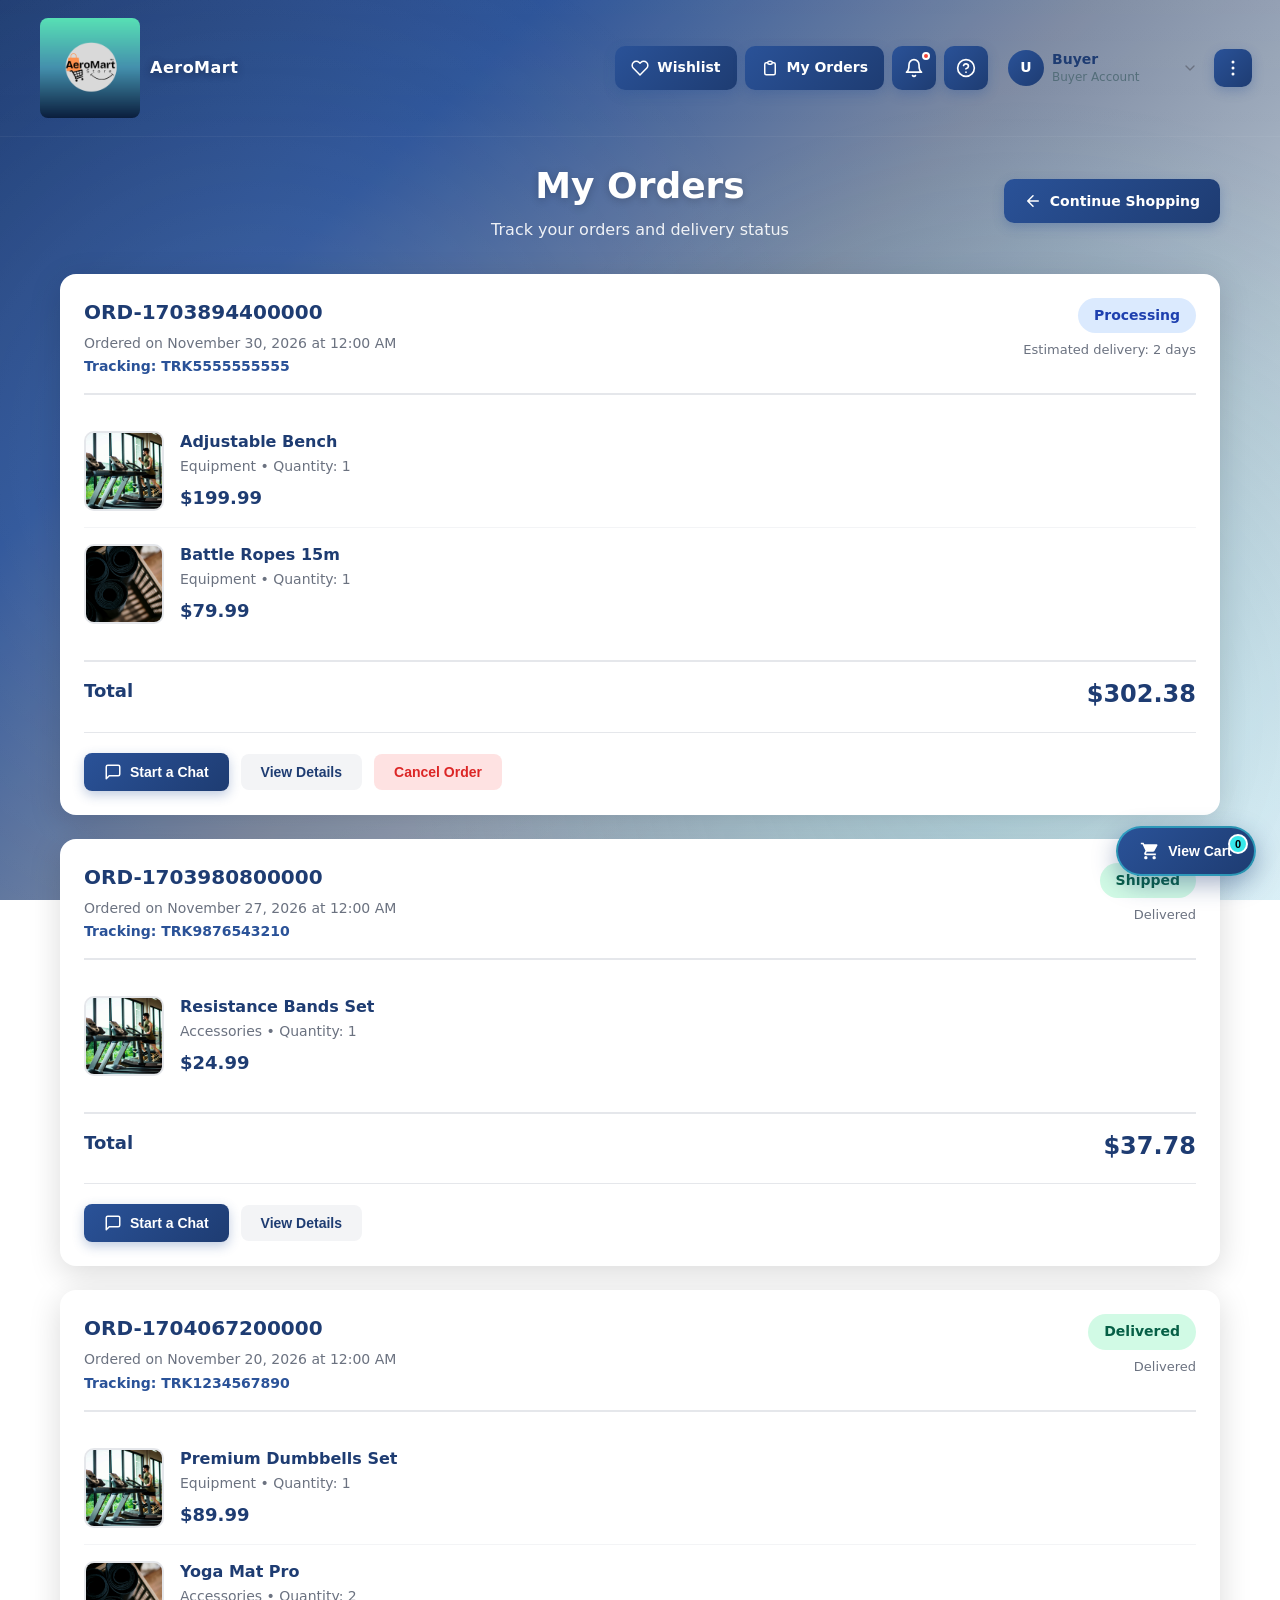
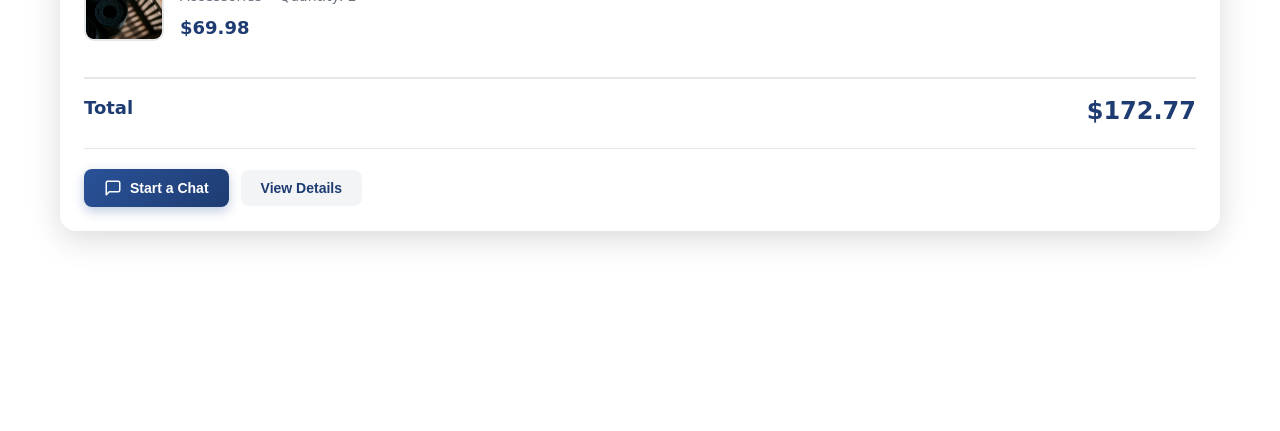
<file: orders.html>
<!doctype html>
<html>

<head>
  <meta charset="utf-8">
  <title>My Orders - AeroMart</title>
  <meta name="viewport" content="width=device-width,initial-scale=1">
  <link rel="stylesheet" href="styles.css">
  <style>
    body {
      background: linear-gradient(135deg, #1e3c72 0%, #2a5298 25%, #7e8ba3 50%, #b8c5d1 75%, #e8f0f8 100%);
      background-attachment: fixed;
      min-height: 100vh;
      margin: 0;
      padding: 0;
      position: relative;
    }

    body::before {
      content: '';
      position: fixed;
      top: 0;
      left: 0;
      right: 0;
      bottom: 0;
      background:
        radial-gradient(circle at 20% 50%, rgba(255, 255, 255, 0.1) 0%, transparent 50%),
        radial-gradient(circle at 80% 80%, rgba(55, 232, 235, 0.15) 0%, transparent 50%);
      pointer-events: none;
      z-index: 0;
    }

    /* Ensure logo size matches index.html */
    .logo {
      width: 100px !important;
      height: 100px !important;
    }

    .logo img {
      width: 100% !important;
      height: 100% !important;
      object-fit: contain !important;
    }

    /* AeroMart brand label - consistent with index.html */
    .brand>div>div {
      color: #ffffff !important;
      font-weight: 700 !important;
      font-size: 16px !important;
      text-shadow: 0 2px 8px rgba(0, 0, 0, 0.3);
      letter-spacing: 0.5px;
    }

    main {
      position: relative;
      z-index: 1;
    }

    /* Footer styling - matching seller.html */
    .footer {
      background: rgba(255, 255, 255, 0.05);
      border-top: 1px solid rgba(255, 255, 255, 0.1);
      padding: 16px 20px;
      margin-top: 40px;
      position: relative;
      z-index: 1;
    }

    .footer .container {
      text-align: center;
      padding: 0;
    }

    .footer .muted,
    .footer .small {
      color: rgba(255, 255, 255, 0.9) !important;
      font-size: 16px !important;
      font-weight: 500;
      margin: 0;
    }

    /* Ensure buyer profile and My Orders are fully visible */
    .user-menu {
      min-width: 180px !important;
      flex-shrink: 0 !important;
      width: auto !important;
    }

    .user-info {
      min-width: 120px !important;
      flex: 1 !important;
      width: auto !important;
      overflow: visible !important;
    }

    .user-name {
      overflow: visible !important;
      text-overflow: clip !important;
      width: auto !important;
    }

    .user-role {
      overflow: visible !important;
      text-overflow: clip !important;
      width: auto !important;
    }

    .my-orders-link {
      white-space: nowrap !important;
      overflow: visible !important;
      flex-shrink: 0 !important;
    }

    .orders-container {
      max-width: 1200px;
      margin: 0 auto;
      padding: 24px 20px;
    }

    .orders-header {
      text-align: center;
      margin-bottom: 32px;
    }

    .orders-header h1 {
      color: #ffffff;
      font-size: 36px;
      font-weight: 700;
      margin: 0 0 8px 0;
      text-shadow: 0 2px 8px rgba(0, 0, 0, 0.2);
    }

    .orders-header p {
      color: rgba(255, 255, 255, 0.9);
      font-size: 16px;
      margin: 0;
    }

    .order-card {
      background: #ffffff;
      border-radius: 16px;
      padding: 24px;
      box-shadow: 0 8px 32px rgba(0, 0, 0, 0.15);
      margin-bottom: 24px;
      transition: transform 0.2s ease, box-shadow 0.2s ease;
    }

    .order-card:hover {
      transform: translateY(-2px);
      box-shadow: 0 12px 40px rgba(0, 0, 0, 0.2);
    }

    .order-header {
      display: flex;
      justify-content: space-between;
      align-items: flex-start;
      margin-bottom: 20px;
      padding-bottom: 16px;
      border-bottom: 2px solid #e5e7eb;
    }

    .order-info {
      flex: 1;
    }

    .order-id {
      font-size: 20px;
      font-weight: 700;
      color: #1e3c72;
      margin: 0 0 8px 0;
    }

    .order-date {
      font-size: 14px;
      color: #6b7280;
      margin: 0 0 4px 0;
    }

    .tracking-number {
      font-size: 14px;
      color: #2a5298;
      font-weight: 600;
      margin: 0;
    }

    .order-status {
      text-align: right;
    }

    .status-badge {
      display: inline-block;
      padding: 8px 16px;
      border-radius: 20px;
      font-size: 14px;
      font-weight: 600;
      margin-bottom: 8px;
    }

    .status-pending {
      background: #fef3c7;
      color: #92400e;
    }

    .status-processing {
      background: #dbeafe;
      color: #1e40af;
    }

    .status-shipped {
      background: #d1fae5;
      color: #065f46;
    }

    .status-out-for-delivery {
      background: #e0e7ff;
      color: #3730a3;
    }

    .status-delivered {
      background: #d1fae5;
      color: #065f46;
    }

    .estimated-delivery {
      font-size: 13px;
      color: #6b7280;
      margin: 0;
    }

    .order-items {
      margin-bottom: 20px;
    }

    .order-item {
      display: flex;
      gap: 16px;
      padding: 16px 0;
      border-bottom: 1px solid #f3f4f6;
    }

    .order-item:last-child {
      border-bottom: none;
    }

    .order-item-image {
      width: 80px;
      height: 80px;
      border-radius: 10px;
      object-fit: cover;
      flex-shrink: 0;
      border: 2px solid #e5e7eb;
    }

    .order-item-details {
      flex: 1;
    }

    .order-item-title {
      font-weight: 600;
      color: #1e3c72;
      font-size: 16px;
      margin: 0 0 4px 0;
    }

    .order-item-meta {
      font-size: 14px;
      color: #6b7280;
      margin: 0 0 8px 0;
    }

    .order-item-price {
      font-weight: 700;
      color: #1e3c72;
      font-size: 18px;
    }

    .order-totals {
      display: flex;
      justify-content: space-between;
      padding-top: 16px;
      margin-top: 16px;
      border-top: 2px solid #e5e7eb;
    }

    .total-label {
      font-size: 18px;
      font-weight: 600;
      color: #1e3c72;
    }

    .total-value {
      font-size: 24px;
      font-weight: 700;
      color: #1e3c72;
    }

    .tracking-timeline {
      margin-top: 24px;
      padding-top: 24px;
      border-top: 2px solid #e5e7eb;
    }

    .timeline-title {
      font-size: 18px;
      font-weight: 700;
      color: #1e3c72;
      margin: 0 0 20px 0;
    }

    .timeline-item {
      display: flex;
      gap: 16px;
      margin-bottom: 20px;
      position: relative;
      padding-left: 40px;
    }

    .timeline-item::before {
      content: '';
      position: absolute;
      left: 7px;
      top: 8px;
      width: 2px;
      height: calc(100% + 4px);
      background: #e5e7eb;
    }

    .timeline-item:last-child::before {
      display: none;
    }

    .timeline-icon {
      position: absolute;
      left: 0;
      width: 16px;
      height: 16px;
      border-radius: 50%;
      background: #e5e7eb;
      border: 3px solid #ffffff;
      z-index: 1;
    }

    .timeline-item.active .timeline-icon {
      background: #10b981;
      border-color: #10b981;
    }

    .timeline-content {
      flex: 1;
    }

    .timeline-message {
      font-weight: 600;
      color: #1e3c72;
      font-size: 15px;
      margin: 0 0 4px 0;
    }

    .timeline-date {
      font-size: 13px;
      color: #6b7280;
      margin: 0;
    }

    .empty-orders {
      background: #ffffff;
      border-radius: 16px;
      padding: 60px 40px;
      text-align: center;
      box-shadow: 0 8px 32px rgba(0, 0, 0, 0.15);
    }

    .empty-orders h2 {
      color: #1e3c72;
      font-size: 28px;
      font-weight: 700;
      margin: 0 0 12px 0;
    }

    .empty-orders p {
      color: #6b7280;
      font-size: 16px;
      margin: 0 0 32px 0;
    }

    .order-actions {
      display: flex;
      gap: 12px;
      margin-top: 20px;
      padding-top: 20px;
      border-top: 1px solid #e5e7eb;
      flex-wrap: wrap;
      align-items: center;
    }

    .view-details-btn,
    .cancel-order-btn {
      padding: 10px 20px;
      border-radius: 8px;
      font-size: 14px;
      font-weight: 600;
      cursor: pointer;
      transition: all 0.2s ease;
      border: none;
    }

    .view-details-btn {
      background: #f3f4f6;
      color: #1e3c72;
    }

    .view-details-btn:hover {
      background: #e5e7eb;
    }

    .cancel-order-btn {
      background: #fee2e2;
      color: #dc2626;
    }

    .cancel-order-btn:hover {
      background: #fecaca;
    }

    .start-chat-btn {
      padding: 10px 20px;
      border-radius: 8px;
      font-size: 14px;
      font-weight: 600;
      cursor: pointer;
      transition: all 0.2s ease;
      border: none;
      background: linear-gradient(135deg, #2a5298 0%, #1e3c72 100%);
      color: white;
      display: inline-flex;
      align-items: center;
      justify-content: center;
      gap: 8px;
      box-shadow: 0 4px 12px rgba(42, 82, 152, 0.3);
    }

    .start-chat-btn:hover {
      transform: translateY(-2px);
      box-shadow: 0 6px 16px rgba(42, 82, 152, 0.4);
    }

    .start-chat-btn:active {
      transform: translateY(0);
    }

    .start-chat-btn svg {
      width: 18px;
      height: 18px;
    }

    .cancel-modal {
      display: none;
      position: fixed;
      top: 0;
      left: 0;
      right: 0;
      bottom: 0;
      background: rgba(0, 0, 0, 0.5);
      z-index: 1000;
      align-items: center;
      justify-content: center;
    }

    .cancel-modal.active {
      display: flex;
    }

    .cancel-modal-content {
      background: #ffffff;
      border-radius: 16px;
      padding: 32px;
      max-width: 500px;
      width: 90%;
      max-height: 90vh;
      overflow-y: auto;
      box-shadow: 0 20px 60px rgba(0, 0, 0, 0.3);
    }

    .cancel-modal-title {
      font-size: 24px;
      font-weight: 700;
      color: #1e3c72;
      margin: 0 0 8px 0;
    }

    .cancel-modal-subtitle {
      font-size: 14px;
      color: #6b7280;
      margin: 0 0 24px 0;
    }

    .cancel-reason-option {
      display: flex;
      align-items: center;
      padding: 16px;
      border: 2px solid #e5e7eb;
      border-radius: 10px;
      margin-bottom: 12px;
      cursor: pointer;
      transition: all 0.2s ease;
    }

    .cancel-reason-option:hover {
      border-color: #2a5298;
      background: #f8faff;
    }

    .cancel-reason-option input[type="radio"] {
      margin-right: 12px;
      width: 18px;
      height: 18px;
      cursor: pointer;
    }

    .cancel-reason-option label {
      cursor: pointer;
      font-size: 15px;
      color: #1e3c72;
      font-weight: 500;
      flex: 1;
    }

    .cancel-modal-actions {
      display: flex;
      gap: 12px;
      margin-top: 24px;
    }

    .cancel-confirm-btn,
    .cancel-cancel-btn {
      flex: 1;
      padding: 14px;
      border-radius: 10px;
      font-size: 16px;
      font-weight: 600;
      cursor: pointer;
      transition: all 0.2s ease;
      border: none;
    }

    .cancel-confirm-btn {
      background: #dc2626;
      color: white;
    }

    .cancel-confirm-btn:hover {
      background: #b91c1c;
    }

    .cancel-cancel-btn {
      background: #f3f4f6;
      color: #1e3c72;
    }

    .cancel-cancel-btn:hover {
      background: #e5e7eb;
    }

    .status-cancelled {
      background: #fee2e2;
      color: #991b1b;
    }

    .order-details-expanded {
      display: none;
      margin-top: 20px;
      padding-top: 20px;
      border-top: 2px solid #e5e7eb;
    }

    .order-details-expanded.active {
      display: block;
    }

    .shipping-info {
      background: #f9fafb;
      border-radius: 10px;
      padding: 20px;
      margin-bottom: 20px;
    }

    .shipping-info-title {
      font-size: 16px;
      font-weight: 700;
      color: #1e3c72;
      margin: 0 0 12px 0;
    }

    .shipping-info-row {
      display: flex;
      margin-bottom: 8px;
      font-size: 14px;
    }

    .shipping-info-label {
      font-weight: 600;
      color: #6b7280;
      min-width: 100px;
    }

    .shipping-info-value {
      color: #1e3c72;
    }

    /* Hide search bar on orders page */
    .header .search {
      display: none !important;
    }

    /* Notification System */
    .notification-overlay {
      position: fixed;
      top: 0;
      left: 0;
      right: 0;
      bottom: 0;
      background: rgba(0, 0, 0, 0.7);
      display: none;
      align-items: center;
      justify-content: center;
      z-index: 10000;
      backdrop-filter: blur(4px);
    }

    .notification-overlay.show {
      display: flex;
    }

    .notification-box {
      background: #ffffff;
      padding: 40px 50px;
      border-radius: 16px;
      box-shadow: 0 8px 32px rgba(0, 0, 0, 0.3);
      text-align: center;
      min-width: 300px;
      max-width: 500px;
      animation: fadeInScale 0.3s ease;
    }

    @keyframes fadeInScale {
      from {
        opacity: 0;
        transform: scale(0.9);
      }

      to {
        opacity: 1;
        transform: scale(1);
      }
    }

    .notification-content {
      display: flex;
      flex-direction: column;
      align-items: center;
      justify-content: center;
      gap: 16px;
    }

    .notification-icon {
      display: inline-block;
      width: 48px;
      height: 48px;
      background: #37e8eb;
      border-radius: 50%;
      position: relative;
      flex-shrink: 0;
    }

    .notification-icon::before {
      content: '✓';
      position: absolute;
      top: 50%;
      left: 50%;
      transform: translate(-50%, -50%);
      color: #ffffff;
      font-size: 24px;
      font-weight: bold;
    }

    .notification-icon.error {
      background: #f44336;
    }

    .notification-icon.error::before {
      content: '✗';
    }

    .notification-icon.warning {
      background: #ff9800;
    }

    .notification-icon.warning::before {
      content: '⚠';
    }

    .notification-text {
      font-size: 18px;
      font-weight: 600;
      color: #1e3c72;
      margin: 0;
      line-height: 1.4;
      white-space: pre-line;
    }

    /* Responsive styles for notification/help screens */
    @media (max-width: 768px) {
      .notification-overlay {
        padding: 20px;
      }

      .notification-box {
        padding: 30px 24px;
        min-width: auto;
        max-width: 90%;
        width: 100%;
        margin: 0 auto;
      }

      .notification-icon {
        width: 40px;
        height: 40px;
      }

      .notification-icon::before {
        font-size: 20px;
      }

      .notification-text {
        font-size: 16px;
      }

      .notification-content {
        gap: 12px;
      }
    }

    @media (max-width: 480px) {
      .notification-overlay {
        padding: 16px;
      }

      .notification-box {
        padding: 24px 20px;
        max-width: 95%;
        border-radius: 12px;
      }

      .notification-icon {
        width: 36px;
        height: 36px;
      }

      .notification-icon::before {
        font-size: 18px;
      }

      .notification-text {
        font-size: 14px;
        line-height: 1.3;
      }

      .notification-content {
        gap: 10px;
      }
    }

    .continue-shopping-btn {
      display: inline-flex;
      align-items: center;
      gap: 8px;
      color: white;
      text-decoration: none;
      font-weight: 600;
      font-size: 14px;
      height: 44px;
      padding: 0 20px;
      background: linear-gradient(135deg, #2a5298 0%, #1e3c72 100%);
      border: none;
      border-radius: 10px;
      transition: all 0.2s ease;
      box-shadow: 0 4px 12px rgba(42, 82, 152, 0.3);
    }

    .continue-shopping-btn:hover {
      background: linear-gradient(135deg, #37e8eb 0%, #2a5298 100%);
      transform: translateY(-2px);
      box-shadow: 0 6px 20px rgba(55, 232, 235, 0.4);
    }

    @media (max-width: 768px) {
      .orders-header {
        flex-direction: column;
        gap: 16px;
      }

      .continue-shopping-btn {
        position: static !important;
        transform: none !important;
      }
    }
  </style>
</head>

<body>
  <div id="site-header"></div>
  <main class="orders-container">
    <div class="orders-header"
      style="position:relative;display:flex;align-items:center;justify-content:center;margin-bottom:32px">
      <div style="text-align:center">
        <h1>My Orders</h1>
        <p>Track your orders and delivery status</p>
      </div>
      <a href="index.html" class="continue-shopping-btn"
        style="position:absolute;right:0;top:50%;transform:translateY(-50%)">
        <svg width="18" height="18" viewBox="0 0 24 24" fill="none" xmlns="http://www.w3.org/2000/svg">
          <path d="M19 12H5M12 19l-7-7 7-7" stroke="currentColor" stroke-width="2" stroke-linecap="round"
            stroke-linejoin="round" />
        </svg>
        Continue Shopping
      </a>
    </div>

    <div id="orders-list">
      <!-- Orders will be rendered here -->
    </div>
  </main>

  <!-- Cancel Order Modal -->
  <div class="cancel-modal" id="cancel-modal">
    <div class="cancel-modal-content">
      <h2 class="cancel-modal-title">Cancel Order</h2>
      <p class="cancel-modal-subtitle">Please select a reason for cancelling this order:</p>

      <div>
        <div class="cancel-reason-option">
          <input type="radio" id="reason-1" name="cancel-reason" value="Changed my mind">
          <label for="reason-1">Changed my mind</label>
        </div>

        <div class="cancel-reason-option">
          <input type="radio" id="reason-2" name="cancel-reason" value="Found a better price">
          <label for="reason-2">Found a better price</label>
        </div>

        <div class="cancel-reason-option">
          <input type="radio" id="reason-3" name="cancel-reason" value="Item no longer needed">
          <label for="reason-3">Item no longer needed</label>
        </div>

        <div class="cancel-reason-option">
          <input type="radio" id="reason-4" name="cancel-reason" value="Shipping address incorrect">
          <label for="reason-4">Shipping address incorrect</label>
        </div>

        <div class="cancel-reason-option">
          <input type="radio" id="reason-5" name="cancel-reason" value="Duplicate order">
          <label for="reason-5">Duplicate order</label>
        </div>

        <div class="cancel-reason-option">
          <input type="radio" id="reason-6" name="cancel-reason" value="Payment issue">
          <label for="reason-6">Payment issue</label>
        </div>

        <div class="cancel-reason-option">
          <input type="radio" id="reason-7" name="cancel-reason" value="Other">
          <label for="reason-7">Other</label>
        </div>
      </div>

      <div class="cancel-modal-actions">
        <button class="cancel-cancel-btn" onclick="closeCancelModal()">Keep Order</button>
        <button class="cancel-confirm-btn" onclick="confirmCancel()">Confirm Cancellation</button>
      </div>
    </div>
  </div>

  <footer class="footer">
    <div class="container">
      <div class="small muted">© 2025 AeroMart</div>
    </div>
  </footer>

  <script src="products.js"></script>
  <script src="main.js"></script>
  <script>
    function formatDate(dateString) {
      const date = new Date(dateString);
      return date.toLocaleDateString('en-US', {
        year: 'numeric',
        month: 'long',
        day: 'numeric',
        hour: '2-digit',
        minute: '2-digit'
      });
    }

    function getStatusClass(status) {
      const statusMap = {
        'pending': 'status-pending',
        'processing': 'status-processing',
        'shipped': 'status-shipped',
        'out_for_delivery': 'status-out-for-delivery',
        'delivered': 'status-delivered',
        'cancelled': 'status-cancelled'
      };
      return statusMap[status] || 'status-pending';
    }

    function getStatusLabel(status) {
      const labelMap = {
        'pending': 'Pending',
        'processing': 'Processing',
        'shipped': 'Shipped',
        'out_for_delivery': 'Out for Delivery',
        'delivered': 'Delivered',
        'cancelled': 'Cancelled'
      };
      return labelMap[status] || 'Pending';
    }

    // Get seller name based on category (matching main.js)
    function getSellerByCategory(category) {
      const sellerMap = {
        'Equipment': 'Fitness Pro Store',
        'Accessories': 'FitFlex Equipment',
        'Wearables': 'TechFit Solutions',
        'Clothing': 'Active Wear Hub'
      };
      return sellerMap[category] || 'AeroMart Seller';
    }

    // Open chat modal from orders page
    function openChatFromOrder(orderId, sellerName, orderTitle) {
      // Use order ID as product ID for chat key (since we don't have a product ID in orders)
      const chatProductId = parseInt(orderId.replace('ORD-', '')) || Date.now();
      openChatModal(chatProductId, sellerName, orderTitle);
    }

    function getDaysUntil(dateString) {
      const date = new Date(dateString);
      const now = new Date();
      const diff = date - now;
      const days = Math.ceil(diff / (1000 * 60 * 60 * 24));
      return days;
    }

    function getHardcodedOrders() {
      const now = new Date();
      return [
        {
          id: 'ORD-1704067200000',
          trackingNumber: 'TRK1234567890',
          date: new Date(now.getTime() - 15 * 24 * 60 * 60 * 1000).toISOString(),
          status: 'delivered',
          items: [
            { title: 'Premium Dumbbells Set', category: 'Equipment', qty: 1, price: 89.99, img: 'p1.svg.jpg' },
            { title: 'Yoga Mat Pro', category: 'Accessories', qty: 2, price: 34.99, img: 'p2.svg.jpg' }
          ],
          shipping: {
            firstName: 'John',
            lastName: 'Doe',
            address: '123 Main Street',
            city: 'New York',
            state: 'NY',
            zip: '10001',
            country: 'US'
          },
          subtotal: 159.97,
          shipping: 0,
          tax: 12.80,
          total: 172.77,
          tracking: {
            status: 'delivered',
            statusHistory: [
              { status: 'pending', date: new Date(now.getTime() - 15 * 24 * 60 * 60 * 1000).toISOString(), message: 'Order placed' },
              { status: 'processing', date: new Date(now.getTime() - 14 * 24 * 60 * 60 * 1000).toISOString(), message: 'Order confirmed and being prepared' },
              { status: 'shipped', date: new Date(now.getTime() - 13 * 24 * 60 * 60 * 1000).toISOString(), message: 'Order shipped', carrier: 'FedEx', trackingNumber: 'TRK1234567890' },
              { status: 'out_for_delivery', date: new Date(now.getTime() - 12 * 24 * 60 * 60 * 1000).toISOString(), message: 'Out for delivery' },
              { status: 'delivered', date: new Date(now.getTime() - 11 * 24 * 60 * 60 * 1000).toISOString(), message: 'Delivered' }
            ],
            estimatedDelivery: new Date(now.getTime() - 11 * 24 * 60 * 60 * 1000).toISOString(),
            carrier: 'FedEx'
          }
        },
        {
          id: 'ORD-1703980800000',
          trackingNumber: 'TRK9876543210',
          date: new Date(now.getTime() - 8 * 24 * 60 * 60 * 1000).toISOString(),
          status: 'shipped',
          items: [
            { title: 'Resistance Bands Set', category: 'Accessories', qty: 1, price: 24.99, img: 'p1.svg.jpg' }
          ],
          shipping: {
            firstName: 'Jane',
            lastName: 'Smith',
            address: '456 Oak Avenue',
            city: 'Los Angeles',
            state: 'CA',
            zip: '90001',
            country: 'US'
          },
          subtotal: 24.99,
          shipping: 9.99,
          tax: 2.80,
          total: 37.78,
          tracking: {
            status: 'shipped',
            statusHistory: [
              { status: 'pending', date: new Date(now.getTime() - 8 * 24 * 60 * 60 * 1000).toISOString(), message: 'Order placed' },
              { status: 'processing', date: new Date(now.getTime() - 7 * 24 * 60 * 60 * 1000).toISOString(), message: 'Order confirmed and being prepared' },
              { status: 'shipped', date: new Date(now.getTime() - 6 * 24 * 60 * 60 * 1000).toISOString(), message: 'Order shipped', carrier: 'UPS', trackingNumber: 'TRK9876543210' }
            ],
            estimatedDelivery: new Date(now.getTime() - 2 * 24 * 60 * 60 * 1000).toISOString(),
            carrier: 'UPS'
          }
        },
        {
          id: 'ORD-1703894400000',
          trackingNumber: 'TRK5555555555',
          date: new Date(now.getTime() - 5 * 24 * 60 * 60 * 1000).toISOString(),
          status: 'processing',
          items: [
            { title: 'Adjustable Bench', category: 'Equipment', qty: 1, price: 199.99, img: 'p1.svg.jpg' },
            { title: 'Battle Ropes 15m', category: 'Equipment', qty: 1, price: 79.99, img: 'p2.svg.jpg' }
          ],
          shipping: {
            firstName: 'Mike',
            lastName: 'Johnson',
            address: '789 Pine Road',
            city: 'Chicago',
            state: 'IL',
            zip: '60601',
            country: 'US'
          },
          subtotal: 279.98,
          shipping: 0,
          tax: 22.40,
          total: 302.38,
          tracking: {
            status: 'processing',
            statusHistory: [
              { status: 'pending', date: new Date(now.getTime() - 5 * 24 * 60 * 60 * 1000).toISOString(), message: 'Order placed' },
              { status: 'processing', date: new Date(now.getTime() - 4 * 24 * 60 * 60 * 1000).toISOString(), message: 'Order confirmed and being prepared' }
            ],
            estimatedDelivery: new Date(now.getTime() + 2 * 24 * 60 * 60 * 1000).toISOString(),
            carrier: 'FedEx'
          }
        }
      ];
    }

    function renderOrders() {
      let orders = JSON.parse(localStorage.getItem('buyerOrders') || '[]');
      const hardcodedOrders = getHardcodedOrders();

      // Merge hardcoded orders with user orders (avoid duplicates)
      const existingIds = new Set(orders.map(o => o.id));
      hardcodedOrders.forEach(order => {
        if (!existingIds.has(order.id)) {
          orders.push(order);
        }
      });

      const container = document.getElementById('orders-list');

      if (orders.length === 0) {
        container.innerHTML = `
          <div class="empty-orders">
            <h2>No orders yet</h2>
            <p>You haven't placed any orders yet. Start shopping to see your orders here!</p>
            <a href="index.html" class="btn" style="text-decoration:none;display:inline-block">Start Shopping</a>
          </div>
        `;
        return;
      }

      // Sort orders by date (newest first)
      orders.sort((a, b) => new Date(b.date) - new Date(a.date));

      container.innerHTML = orders.map(order => {
        const currentStatus = order.tracking?.status || order.status || 'pending';
        const statusHistory = order.tracking?.statusHistory || [];
        const estimatedDelivery = order.tracking?.estimatedDelivery ? new Date(order.tracking.estimatedDelivery) : null;
        const daysUntil = estimatedDelivery ? getDaysUntil(estimatedDelivery) : null;

        // Find current status index
        const currentIndex = statusHistory.findIndex(s => s.status === currentStatus);

        const itemsHtml = order.items.map(item => `
          <div class="order-item">
            <img src="${item.img}" alt="${item.title}" class="order-item-image">
            <div class="order-item-details">
              <div class="order-item-title">${item.title}</div>
              <div class="order-item-meta">${item.category} • Quantity: ${item.qty}</div>
              <div class="order-item-price">$${(item.price * item.qty).toFixed(2)}</div>
            </div>
          </div>
        `).join('');

        const timelineHtml = statusHistory.map((statusItem, index) => {
          const isActive = index <= currentIndex;
          return `
            <div class="timeline-item ${isActive ? 'active' : ''}">
              <div class="timeline-icon"></div>
              <div class="timeline-content">
                <div class="timeline-message">${statusItem.message}</div>
                <div class="timeline-date">${formatDate(statusItem.date)}</div>
                ${statusItem.carrier ? `<div class="timeline-date">Carrier: ${statusItem.carrier} • Tracking: ${statusItem.trackingNumber || order.trackingNumber}</div>` : ''}
              </div>
            </div>
          `;
        }).join('');

        const canCancel = ['pending', 'processing'].includes(currentStatus);
        const isCancelled = currentStatus === 'cancelled';

        // Get seller name from first item's category
        const firstItem = order.items && order.items.length > 0 ? order.items[0] : null;
        const sellerName = firstItem && firstItem.category ? getSellerByCategory(firstItem.category) : 'AeroMart Seller';
        const orderTitle = 'Order ' + order.id;

        return `
          <div class="order-card" data-order-id="${order.id}">
            <div class="order-header">
              <div class="order-info">
                <div class="order-id">${order.id}</div>
                <div class="order-date">Ordered on ${formatDate(order.date)}</div>
                ${order.trackingNumber ? `<div class="tracking-number">Tracking: ${order.trackingNumber}</div>` : ''}
              </div>
              <div class="order-status">
                <div class="status-badge ${getStatusClass(currentStatus)}">${getStatusLabel(currentStatus)}</div>
                ${estimatedDelivery && !isCancelled ? `
                  <div class="estimated-delivery">
                    ${daysUntil > 0 ? `Estimated delivery: ${daysUntil} day${daysUntil > 1 ? 's' : ''}` : daysUntil === 0 ? 'Estimated delivery: Today' : 'Delivered'}
                  </div>
                ` : ''}
              </div>
            </div>
            
            <div class="order-items">
              ${itemsHtml}
            </div>
            
            <div class="order-totals">
              <div class="total-label">Total</div>
              <div class="total-value">$${order.total.toFixed(2)}</div>
            </div>
            
            <div class="order-actions">
              <button class="start-chat-btn" onclick="openChatFromOrder('${order.id}', '${sellerName.replace(/'/g, "\\'")}', '${orderTitle.replace(/'/g, "\\'")}')">
                <svg viewBox="0 0 24 24" fill="none" xmlns="http://www.w3.org/2000/svg">
                  <path d="M21 15a2 2 0 0 1-2 2H7l-4 4V5a2 2 0 0 1 2-2h14a2 2 0 0 1 2 2z" stroke="currentColor" stroke-width="2" stroke-linecap="round" stroke-linejoin="round"/>
                </svg>
                Start a Chat
              </button>
              <button class="view-details-btn" onclick="toggleOrderDetails('${order.id}')">
                ${document.querySelector(`[data-order-id="${order.id}"] .order-details-expanded`)?.classList.contains('active') ? 'Hide' : 'View'} Details
              </button>
              ${canCancel ? `<button class="cancel-order-btn" onclick="showCancelModal('${order.id}')">Cancel Order</button>` : ''}
            </div>
            
            <div class="order-details-expanded" id="details-${order.id}">
              ${statusHistory.length > 0 ? `
                <div class="tracking-timeline">
                  <div class="timeline-title">Order Tracking</div>
                  ${timelineHtml}
                </div>
              ` : ''}
            </div>
          </div>
        `;
      }).join('');
    }

    function toggleOrderDetails(orderId) {
      const detailsDiv = document.getElementById(`details-${orderId}`);
      const btn = event.target;

      if (detailsDiv.classList.contains('active')) {
        detailsDiv.classList.remove('active');
        btn.textContent = 'View Details';
      } else {
        detailsDiv.classList.add('active');
        btn.textContent = 'Hide Details';
      }
    }

    function showCancelModal(orderId) {
      const modal = document.getElementById('cancel-modal');
      modal.dataset.orderId = orderId;
      modal.classList.add('active');
    }

    function closeCancelModal() {
      const modal = document.getElementById('cancel-modal');
      modal.classList.remove('active');
      // Reset radio selection
      document.querySelectorAll('input[name="cancel-reason"]').forEach(radio => {
        radio.checked = false;
      });
    }

    function confirmCancel() {
      const modal = document.getElementById('cancel-modal');
      const orderId = modal.dataset.orderId;
      const selectedReason = document.querySelector('input[name="cancel-reason"]:checked');

      if (!selectedReason) {
        alert('Please select a reason for cancellation');
        return;
      }

      // Update order status
      let orders = JSON.parse(localStorage.getItem('buyerOrders') || '[]');
      const order = orders.find(o => o.id === orderId);

      if (order) {
        order.status = 'cancelled';
        if (order.tracking) {
          order.tracking.status = 'cancelled';
          order.tracking.statusHistory.push({
            status: 'cancelled',
            date: new Date().toISOString(),
            message: `Order cancelled: ${selectedReason.value}`,
            reason: selectedReason.value
          });
        }
        localStorage.setItem('buyerOrders', JSON.stringify(orders));

        closeCancelModal();
        renderOrders();
        alert('Order has been cancelled successfully');
      }
    }

    document.addEventListener('DOMContentLoaded', () => {
      renderHeader();
      renderOrders();
      updateCartCount();

      // Close modal when clicking outside
      document.getElementById('cancel-modal').addEventListener('click', (e) => {
        if (e.target.id === 'cancel-modal') {
          closeCancelModal();
        }
      });
    });
  </script>
  <script src="keyboard-navigation.js"></script>
</body>

</html>
</file>
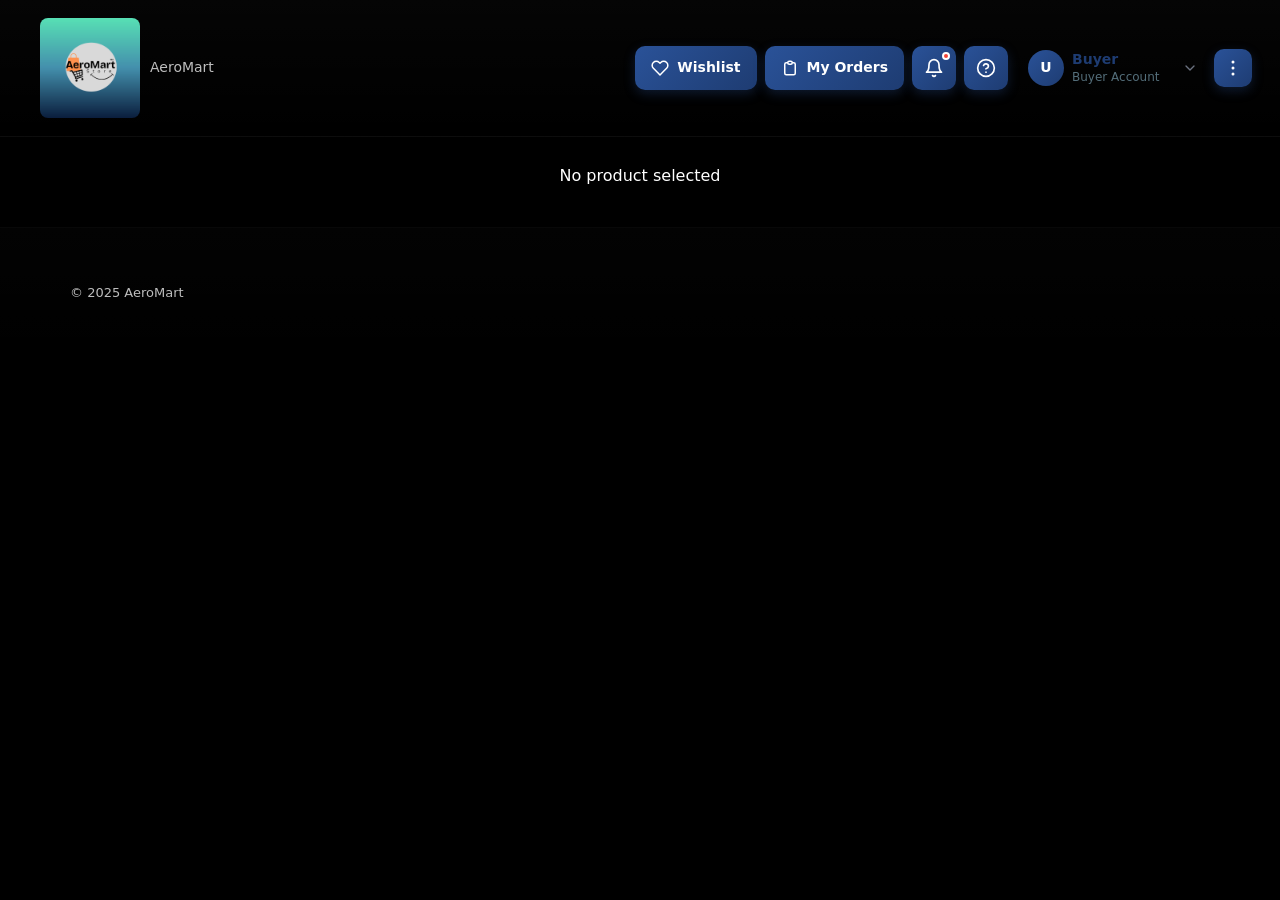
<file: product.html>
<!doctype html>
<html>
<head>
  <meta charset="utf-8"><title>Product - AeroMart</title><meta name="viewport" content="width=device-width,initial-scale=1">
  <link rel="stylesheet" href="styles.css">
</head>
<body>
  <div id="site-header"></div>
  <main class="container" id="product-area"></main>

  <footer class="footer">
    <div class="container"><div class="small muted">© 2025 AeroMart</div></div>
  </footer>

  <script src="products.js"></script>
  <script src="main.js"></script>
  <script>
    const params = new URLSearchParams(location.search);
    const id = params.get("id");
    document.addEventListener("DOMContentLoaded", ()=>{
      renderHeader();
      if(id) renderProductDetails(id, "#product-area");
      else document.querySelector("#product-area").innerHTML = "<div class='center'>No product selected</div>";
    });
  </script>
  <script src="keyboard-navigation.js"></script>
</body>
</html>
</file>
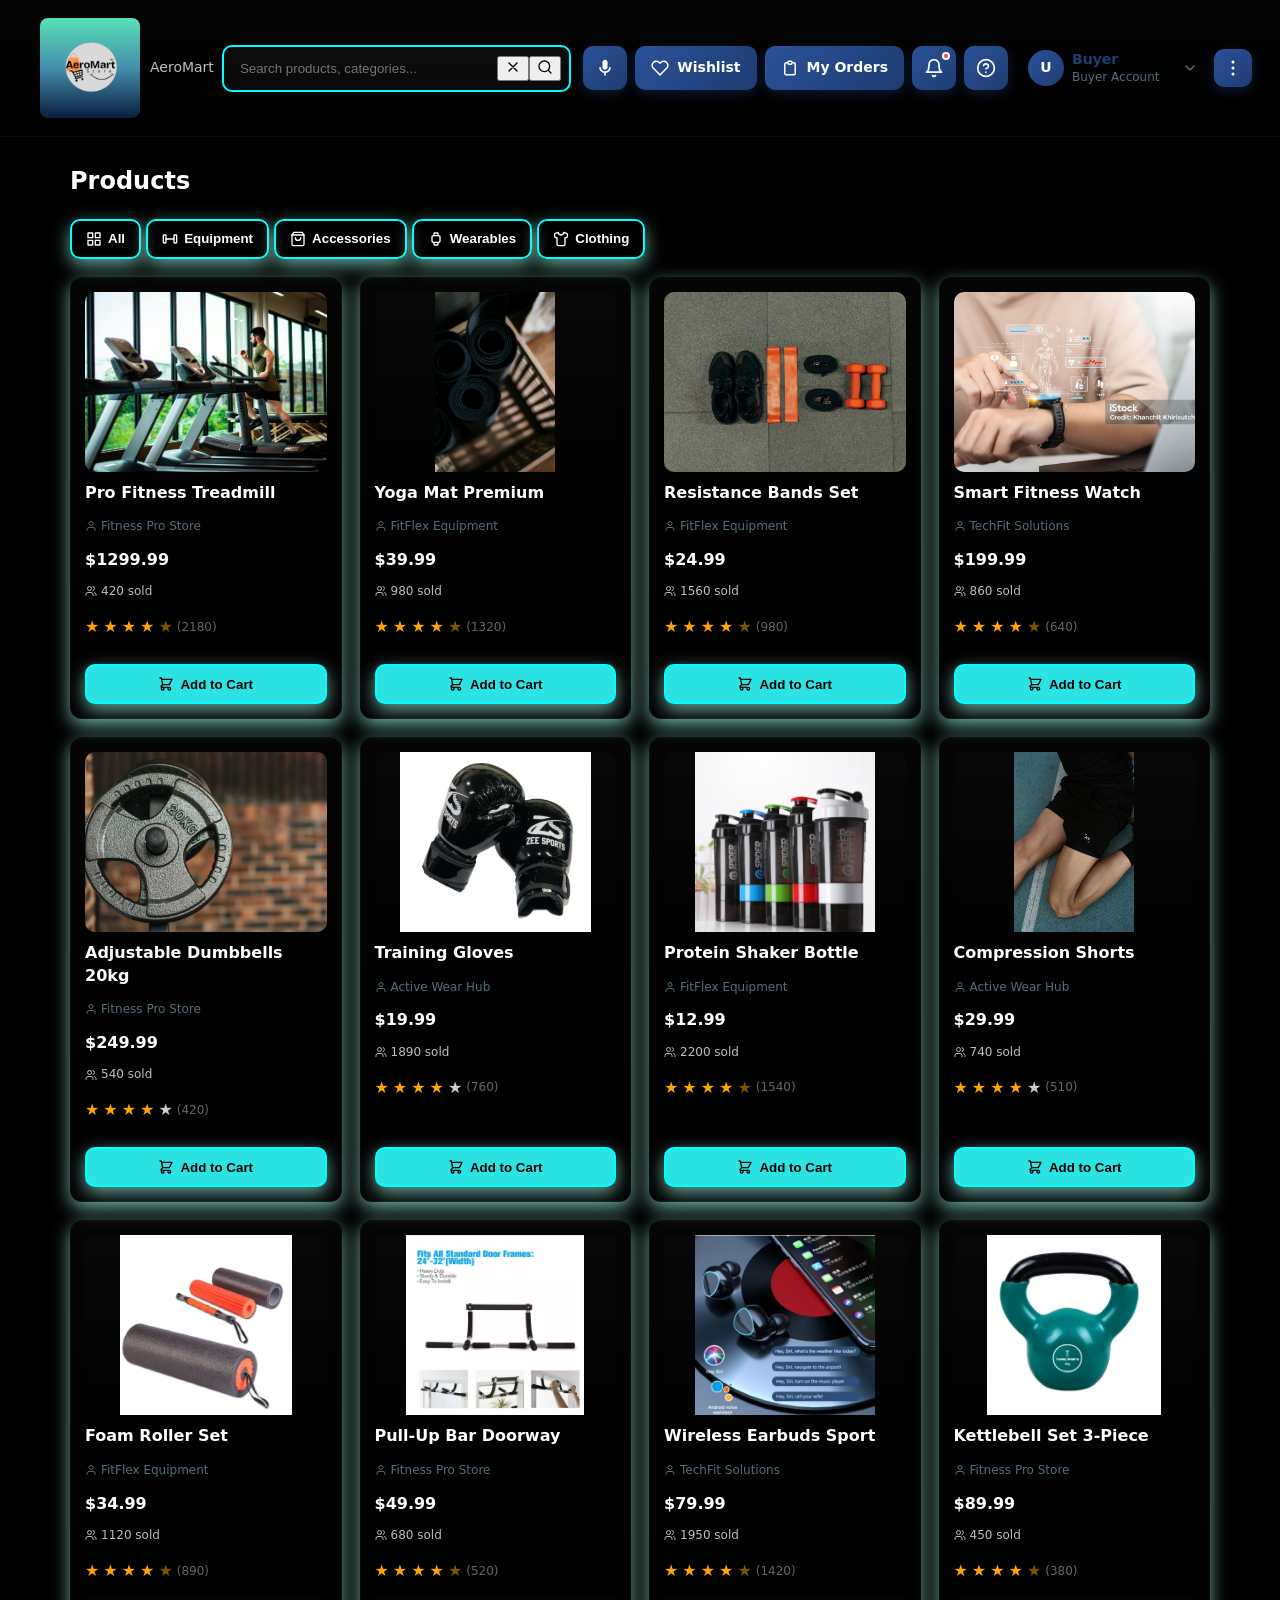
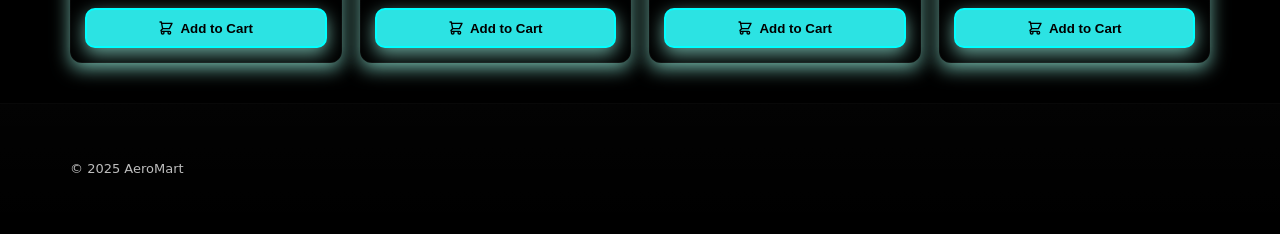
<file: products.html>
<!doctype html>
<html>
<head>
  <meta charset="utf-8"><title>Products - AeroMart</title><meta name="viewport" content="width=device-width,initial-scale=1">
  <link rel="stylesheet" href="styles.css">
</head>
<body>
  <div id="site-header"></div>
  <main class="container">
    <h2>Products</h2>
    <div id="cat-wrap" style="margin-top:12px"></div>
    <div id="product-grid" class="grid resp" style="margin-top:18px"></div>
  </main>

  <footer class="footer">
    <div class="container"><div class="small muted">© 2025 AeroMart</div></div>
  </footer>

  <script src="products.js"></script>
  <script src="main.js"></script>
  <script>
    document.addEventListener("DOMContentLoaded", ()=>{
      renderHeader();
      wireFilters("#cat-wrap", "#product-grid");
      applyFilters("#product-grid");
    });
  </script>
  <script src="keyboard-navigation.js"></script>
</body>
</html>
</file>
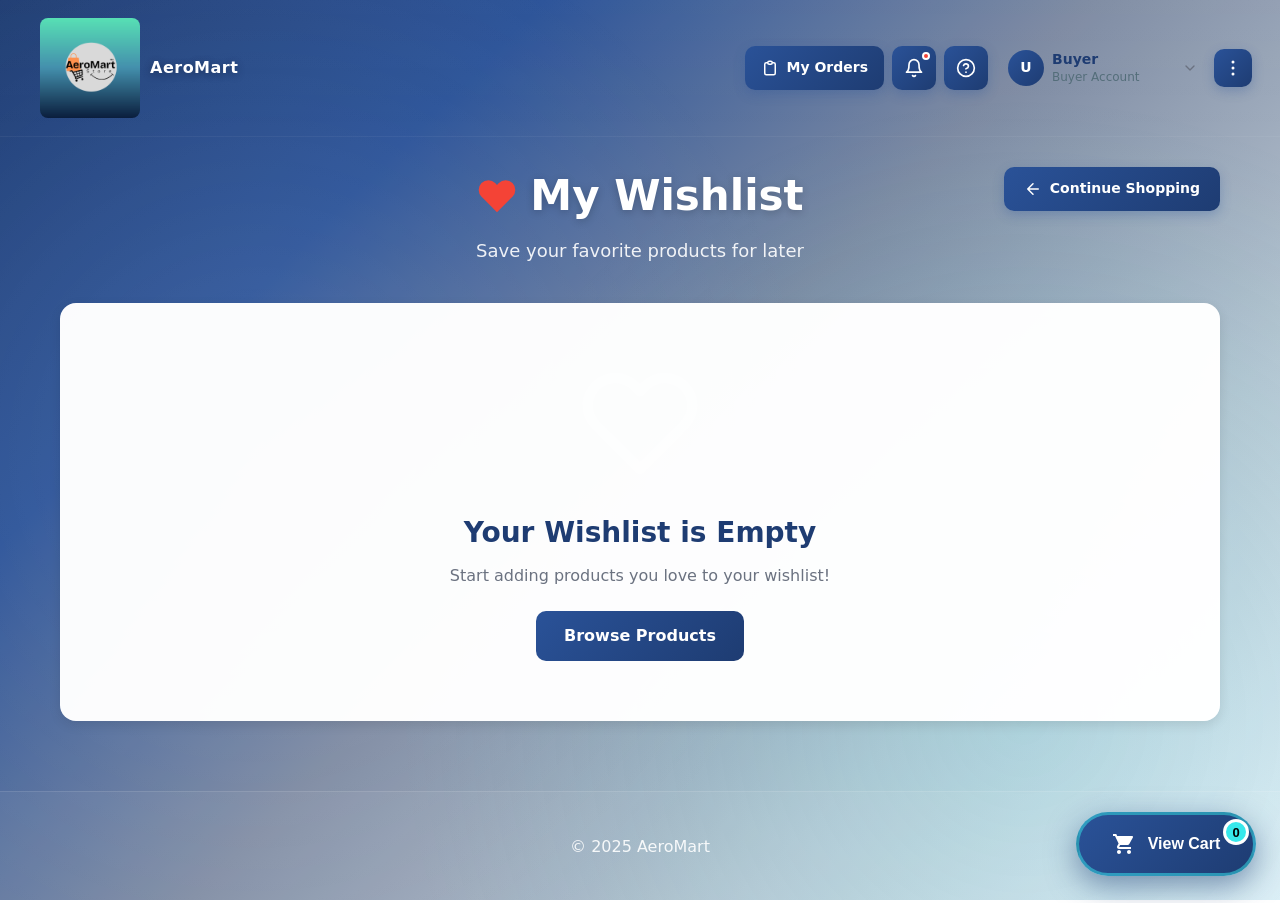
<file: wishlist.html>
<!doctype html>
<html>

<head>
  <meta charset="utf-8">
  <title>Wishlist - AeroMart</title>
  <meta name="viewport" content="width=device-width,initial-scale=1">
  <link rel="stylesheet" href="styles.css">
  <style>
    body {
      background: linear-gradient(135deg, #1e3c72 0%, #2a5298 25%, #7e8ba3 50%, #b8c5d1 75%, #e8f0f8 100%);
      background-attachment: fixed;
      min-height: 100vh;
      margin: 0;
      padding: 0;
      position: relative;
    }

    body::before {
      content: '';
      position: fixed;
      top: 0;
      left: 0;
      right: 0;
      bottom: 0;
      background:
        radial-gradient(circle at 20% 50%, rgba(255, 255, 255, 0.1) 0%, transparent 50%),
        radial-gradient(circle at 80% 80%, rgba(55, 232, 235, 0.15) 0%, transparent 50%);
      pointer-events: none;
      z-index: 0;
    }

    /* Ensure logo size matches index.html */
    .logo {
      width: 100px !important;
      height: 100px !important;
    }

    .logo img {
      width: 100% !important;
      height: 100% !important;
      object-fit: contain !important;
    }

    /* AeroMart brand label - consistent with index.html */
    .brand>div>div {
      color: #ffffff !important;
      font-weight: 700 !important;
      font-size: 16px !important;
      text-shadow: 0 2px 8px rgba(0, 0, 0, 0.3);
      letter-spacing: 0.5px;
    }

    /* Enhanced View Cart Button - Larger and more prominent */
    .floating-cart-btn {
      min-width: 180px !important;
      height: 64px !important;
      font-size: 16px !important;
      font-weight: 700 !important;
      padding: 0 24px !important;
      border-radius: 32px !important;
      box-shadow: 0 10px 30px rgba(30, 60, 114, 0.5) !important;
      border-width: 3px !important;
      gap: 12px !important;
      animation: cartPulse 2s ease-in-out infinite;
    }

    .floating-cart-btn svg {
      width: 24px !important;
      height: 24px !important;
    }

    .floating-cart-count {
      width: 26px !important;
      height: 26px !important;
      font-size: 13px !important;
      top: 4px !important;
      right: 4px !important;
      border-width: 3px !important;
    }

    @keyframes cartPulse {

      0%,
      100% {
        box-shadow: 0 10px 30px rgba(30, 60, 114, 0.5), 0 0 0 0 rgba(55, 232, 235, 0.7);
      }

      50% {
        box-shadow: 0 10px 30px rgba(30, 60, 114, 0.5), 0 0 0 8px rgba(55, 232, 235, 0);
      }
    }

    .floating-cart-btn:hover {
      transform: translateY(-6px) scale(1.08) !important;
      box-shadow: 0 14px 40px rgba(55, 232, 235, 0.6) !important;
    }

    @media (max-width: 768px) {
      .floating-cart-btn {
        min-width: 160px !important;
        height: 58px !important;
        font-size: 15px !important;
        padding: 0 20px !important;
      }

      .floating-cart-btn svg {
        width: 22px !important;
        height: 22px !important;
      }

      .floating-cart-count {
        width: 24px !important;
        height: 24px !important;
        font-size: 12px !important;
      }
    }

    /* Ensure buyer profile and My Orders are fully visible */
    .user-menu {
      min-width: 180px !important;
      flex-shrink: 0 !important;
      width: auto !important;
    }

    .user-info {
      min-width: 120px !important;
      flex: 1 !important;
      width: auto !important;
      overflow: visible !important;
    }

    .user-name {
      overflow: visible !important;
      text-overflow: clip !important;
      width: auto !important;
    }

    .user-role {
      overflow: visible !important;
      text-overflow: clip !important;
      width: auto !important;
    }

    .my-orders-link {
      white-space: nowrap !important;
      overflow: visible !important;
      flex-shrink: 0 !important;
    }

    /* Footer styling - matching seller.html */
    .footer {
      background: rgba(255, 255, 255, 0.05);
      border-top: 1px solid rgba(255, 255, 255, 0.1);
      padding: 16px 20px;
      margin-top: 40px;
      position: relative;
      z-index: 1;
    }

    .footer .container {
      text-align: center;
      padding: 0;
    }

    .footer .muted,
    .footer .small {
      color: rgba(255, 255, 255, 0.9) !important;
      font-size: 16px !important;
      font-weight: 500;
      margin: 0;
    }

    /* Search bar styling - matching index.html */
    .search {
      background: rgba(255, 255, 255, 0.98) !important;
      backdrop-filter: blur(10px);
      border: 2px solid rgba(55, 232, 235, 0.3) !important;
      box-shadow: 0 4px 12px rgba(0, 0, 0, 0.15) !important;
      max-width: 700px !important;
      flex: 1;
    }

    .search input {
      color: #1e3c72 !important;
      font-size: 15px;
    }

    .search input::placeholder {
      color: #546e7a !important;
    }

    /* Clear button styling */
    .search #clear-search {
      background: linear-gradient(135deg, #2a5298 0%, #1e3c72 100%);
      color: white;
      border: 2px solid rgba(55, 232, 235, 0.3);
      border-radius: 8px;
      padding: 8px 16px;
      font-weight: 600;
      transition: all 0.2s ease;
    }

    .search #clear-search:hover {
      background: linear-gradient(135deg, #37e8eb 0%, #2a5298 100%);
      transform: translateY(-2px);
      box-shadow: 0 4px 12px rgba(55, 232, 235, 0.4);
    }

    .wishlist-container {
      position: relative;
      z-index: 1;
      max-width: 1200px;
      margin: 0 auto;
      padding: 30px 20px;
    }

    .wishlist-header {
      text-align: center;
      margin-bottom: 40px;
      color: white;
    }

    .wishlist-header h1 {
      font-size: 42px;
      font-weight: 700;
      margin: 0 0 12px 0;
      text-shadow: 0 2px 8px rgba(0, 0, 0, 0.2);
      display: flex;
      align-items: center;
      justify-content: center;
      gap: 12px;
    }

    .wishlist-header p {
      font-size: 18px;
      opacity: 0.9;
      margin: 0;
    }

    .continue-shopping-btn {
      position: absolute;
      top: 30px;
      right: 20px;
      display: inline-flex;
      align-items: center;
      gap: 8px;
      height: 44px;
      padding: 0 20px;
      background: linear-gradient(135deg, #2a5298 0%, #1e3c72 100%);
      color: white;
      text-decoration: none;
      font-weight: 600;
      font-size: 14px;
      border-radius: 10px;
      transition: all 0.2s ease;
      box-shadow: 0 4px 12px rgba(42, 82, 152, 0.3);
      border: none;
    }

    .continue-shopping-btn:hover {
      background: linear-gradient(135deg, #37e8eb 0%, #2a5298 100%);
      transform: translateY(-2px);
      box-shadow: 0 6px 20px rgba(55, 232, 235, 0.4);
    }

    .wishlist-grid {
      display: grid;
      grid-template-columns: repeat(auto-fill, minmax(280px, 1fr));
      gap: 24px;
      margin-top: 30px;
    }

    .wishlist-item {
      background: rgba(255, 255, 255, 0.98);
      border-radius: 16px;
      padding: 20px;
      box-shadow: 0 4px 12px rgba(0, 0, 0, 0.1);
      transition: all 0.3s ease;
      border: 1px solid rgba(255, 255, 255, 0.3);
      position: relative;
      overflow: hidden;
    }

    .wishlist-item:hover {
      transform: translateY(-4px);
      box-shadow: 0 8px 24px rgba(0, 0, 0, 0.15);
    }

    .wishlist-item-image {
      width: 100%;
      height: 220px;
      object-fit: cover;
      border-radius: 12px;
      margin-bottom: 16px;
      background: #f8f9fa;
    }

    .wishlist-item-title {
      font-size: 18px;
      font-weight: 600;
      color: #1e3c72;
      margin: 0 0 8px 0;
      line-height: 1.3;
    }

    .wishlist-item-category {
      font-size: 13px;
      color: #546e7a;
      margin: 0 0 12px 0;
      display: flex;
      align-items: center;
      gap: 6px;
    }

    .wishlist-item-price {
      font-size: 24px;
      font-weight: 700;
      color: #1e3c72;
      margin: 0 0 16px 0;
    }

    .wishlist-item-actions {
      display: flex;
      gap: 10px;
    }

    .wishlist-item-actions button {
      flex: 1;
      padding: 12px;
      border: none;
      border-radius: 10px;
      font-weight: 600;
      font-size: 14px;
      cursor: pointer;
      transition: all 0.2s ease;
      display: flex;
      align-items: center;
      justify-content: center;
      gap: 6px;
    }

    .add-to-cart-btn {
      background: linear-gradient(135deg, #2a5298 0%, #1e3c72 100%);
      color: white;
    }

    .add-to-cart-btn:hover {
      transform: translateY(-2px);
      box-shadow: 0 4px 12px rgba(42, 82, 152, 0.3);
    }

    .remove-wishlist-btn {
      background: #f5f7fa;
      color: #f44336;
      border: 1px solid #e5e7eb;
    }

    .remove-wishlist-btn:hover {
      background: #fee2e2;
      border-color: #f44336;
    }

    .empty-wishlist {
      text-align: center;
      padding: 60px 20px;
      background: rgba(255, 255, 255, 0.98);
      border-radius: 16px;
      box-shadow: 0 4px 12px rgba(0, 0, 0, 0.1);
    }

    .empty-wishlist-icon {
      width: 120px;
      height: 120px;
      margin: 0 auto 24px;
      opacity: 0.5;
    }

    .empty-wishlist h2 {
      font-size: 28px;
      color: #1e3c72;
      margin: 0 0 12px 0;
    }

    .empty-wishlist p {
      font-size: 16px;
      color: #6b7280;
      margin: 0 0 24px 0;
    }

    .empty-wishlist a {
      display: inline-flex;
      align-items: center;
      gap: 8px;
      padding: 14px 28px;
      background: linear-gradient(135deg, #2a5298 0%, #1e3c72 100%);
      color: white;
      text-decoration: none;
      border-radius: 10px;
      font-weight: 600;
      transition: all 0.2s ease;
    }

    .empty-wishlist a:hover {
      transform: translateY(-2px);
      box-shadow: 0 4px 12px rgba(42, 82, 152, 0.3);
    }

    @media (max-width: 768px) {
      .wishlist-grid {
        grid-template-columns: repeat(auto-fill, minmax(240px, 1fr));
        gap: 16px;
      }

      .continue-shopping-btn {
        position: static;
        margin-bottom: 20px;
        width: 100%;
        justify-content: center;
      }

      .wishlist-header h1 {
        font-size: 32px;
      }
    }

    /* Notification System */
    .notification-overlay {
      position: fixed;
      top: 0;
      left: 0;
      right: 0;
      bottom: 0;
      background: rgba(0, 0, 0, 0.7);
      display: none;
      align-items: center;
      justify-content: center;
      z-index: 10000;
      backdrop-filter: blur(4px);
    }

    .notification-overlay.show {
      display: flex;
    }

    .notification-box {
      background: #ffffff;
      padding: 40px 50px;
      border-radius: 16px;
      box-shadow: 0 8px 32px rgba(0, 0, 0, 0.3);
      text-align: center;
      min-width: 300px;
      max-width: 500px;
      animation: fadeInScale 0.3s ease;
    }

    @keyframes fadeInScale {
      from {
        opacity: 0;
        transform: scale(0.9);
      }

      to {
        opacity: 1;
        transform: scale(1);
      }
    }

    .notification-content {
      display: flex;
      flex-direction: column;
      align-items: center;
      justify-content: center;
      gap: 16px;
    }

    .notification-icon {
      display: inline-block;
      width: 48px;
      height: 48px;
      background: #37e8eb;
      border-radius: 50%;
      position: relative;
      flex-shrink: 0;
    }

    .notification-icon::before {
      content: '✓';
      position: absolute;
      top: 50%;
      left: 50%;
      transform: translate(-50%, -50%);
      color: #ffffff;
      font-size: 24px;
      font-weight: bold;
    }

    .notification-icon.error {
      background: #f44336;
    }

    .notification-icon.error::before {
      content: '✗';
    }

    .notification-icon.warning {
      background: #ff9800;
    }

    .notification-icon.warning::before {
      content: '⚠';
    }

    .notification-text {
      font-size: 18px;
      font-weight: 600;
      color: #1e3c72;
      margin: 0;
      line-height: 1.4;
      white-space: pre-line;
    }

    /* Responsive styles for notification/help screens */
    @media (max-width: 768px) {
      .notification-overlay {
        padding: 20px;
      }

      .notification-box {
        padding: 30px 24px;
        min-width: auto;
        max-width: 90%;
        width: 100%;
        margin: 0 auto;
      }

      .notification-icon {
        width: 40px;
        height: 40px;
      }

      .notification-icon::before {
        font-size: 20px;
      }

      .notification-text {
        font-size: 16px;
      }

      .notification-content {
        gap: 12px;
      }
    }

    @media (max-width: 480px) {
      .notification-overlay {
        padding: 16px;
      }

      .notification-box {
        padding: 24px 20px;
        max-width: 95%;
        border-radius: 12px;
      }

      .notification-icon {
        width: 36px;
        height: 36px;
      }

      .notification-icon::before {
        font-size: 18px;
      }

      .notification-text {
        font-size: 14px;
        line-height: 1.3;
      }

      .notification-content {
        gap: 10px;
      }
    }

    /* Quick View Modal Styles - Same as index.html */
    .modal {
      display: none !important;
      align-items: center !important;
      justify-content: center !important;
      position: fixed !important;
      inset: 0 !important;
      background: rgba(0, 0, 0, 0.7) !important;
      backdrop-filter: blur(5px) !important;
      z-index: 9999 !important;
      padding: 20px !important;
      opacity: 0;
      transition: opacity 0.3s ease !important;
    }

    .modal.open {
      display: flex !important;
      opacity: 1 !important;
    }

    .quick-view-modal {
      display: grid !important;
      grid-template-columns: 1.2fr 1fr !important;
      grid-template-rows: 1fr !important;
      gap: 20px !important;
      max-width: 1400px !important;
      max-height: 90vh !important;
      width: 95% !important;
      background: rgba(255, 255, 255, 0.98) !important;
      backdrop-filter: blur(10px);
      border-radius: 16px !important;
      padding: 24px !important;
      position: relative !important;
      box-shadow: 0 20px 60px rgba(0, 0, 0, 0.3) !important;
      margin: 0 auto !important;
      transform: scale(0.95);
      transition: transform 0.3s ease !important;
      overflow-y: auto !important;
      align-items: stretch !important;
    }

    .modal.open .quick-view-modal {
      transform: scale(1) !important;
    }

    .quick-view-left {
      display: flex !important;
      align-items: center !important;
      justify-content: center !important;
      background: #f8f9fa;
      border-radius: 12px;
      padding: 20px !important;
      grid-column: 1;
      height: 100%;
      min-height: 750px !important;
      max-height: 850px !important;
      width: 100% !important;
      position: relative !important;
      overflow: hidden !important;
    }

    .quick-view-left .image-zoom-container {
      width: 100%;
      height: 100%;
      overflow: hidden;
      display: flex;
      align-items: center;
      justify-content: center;
      position: relative;
    }

    .quick-view-left img {
      width: auto !important;
      max-width: 100% !important;
      height: auto !important;
      max-height: 100% !important;
      min-height: 750px !important;
      max-height: 850px !important;
      object-fit: contain !important;
      object-position: center center !important;
      border-radius: 8px;
      display: block;
      margin: auto;
      transition: transform 0.3s ease;
      transform-origin: center center;
    }

    /* Zoom Controls */
    .zoom-controls {
      position: absolute;
      bottom: 20px;
      left: 50%;
      transform: translateX(-50%);
      display: flex;
      flex-direction: row;
      gap: 12px;
      z-index: 10;
      pointer-events: none;
      justify-content: center;
      align-items: center;
    }

    .zoom-btn {
      width: 44px;
      height: 44px;
      border-radius: 50%;
      background: linear-gradient(135deg, #2a5298 0%, #1e3c72 100%);
      border: 2px solid rgba(55, 232, 235, 0.5);
      color: white;
      display: flex;
      align-items: center;
      justify-content: center;
      cursor: pointer;
      transition: all 0.3s ease;
      box-shadow: 0 4px 12px rgba(30, 60, 114, 0.4);
      pointer-events: all;
      font-size: 20px;
      font-weight: bold;
    }

    .zoom-btn:hover {
      background: linear-gradient(135deg, #37e8eb 0%, #2a5298 100%);
      border-color: rgba(55, 232, 235, 0.8);
      transform: scale(1.1);
      box-shadow: 0 6px 16px rgba(55, 232, 235, 0.5);
    }

    .zoom-btn:active {
      transform: scale(0.95);
    }

    .quick-view-right {
      display: flex !important;
      flex-direction: column !important;
      grid-column: 2;
      gap: 8px !important;
      height: 100%;
      align-self: stretch !important;
      width: 100% !important;
      overflow-x: hidden !important;
      padding: 0 !important;
      margin: 0 !important;
    }

    #qm-reviews {
      display: flex !important;
      flex-direction: column !important;
      gap: 12px !important;
      width: 100% !important;
      padding: 0 !important;
      margin: 0 !important;
      margin-left: 0 !important;
      padding-left: 0 !important;
      box-sizing: border-box !important;
    }

    #qm-reviews>div {
      width: 100% !important;
      box-sizing: border-box !important;
      display: flex !important;
      flex-direction: row !important;
      align-items: flex-start !important;
      margin: 0 !important;
      margin-left: 0 !important;
    }

    .quick-view-right>div {
      padding-left: 0 !important;
      margin-left: 0 !important;
    }

    .quick-view-right h2 {
      color: #1e3c72 !important;
      margin: 0 0 4px 0 !important;
      font-size: 20px !important;
      font-weight: 700 !important;
      line-height: 1.3 !important;
    }

    .quick-view-right p {
      line-height: 1.5 !important;
      color: #2c3e50 !important;
      font-size: 12px !important;
      margin: 0 !important;
    }

    #qm-desc {
      line-height: 1.6 !important;
      color: #2c3e50 !important;
      font-size: 15px !important;
      margin: 0 !important;
      display: -webkit-box;
      -webkit-line-clamp: 6;
      line-clamp: 6;
      -webkit-box-orient: vertical;
      overflow: hidden;
    }

    .modal-close-btn {
      position: absolute !important;
      top: 8px !important;
      right: 8px !important;
      width: 36px !important;
      height: 36px !important;
      border-radius: 50% !important;
      border: none !important;
      background: rgba(30, 60, 114, 0.9) !important;
      color: white !important;
      cursor: pointer !important;
      display: flex !important;
      align-items: center !important;
      justify-content: center !important;
      font-size: 22px !important;
      font-weight: bold !important;
      z-index: 100 !important;
      transition: all 0.2s ease !important;
      box-shadow: 0 2px 8px rgba(0, 0, 0, 0.2) !important;
    }

    .modal-close-btn:hover {
      background: rgba(30, 60, 114, 1) !important;
      transform: scale(1.1) !important;
      box-shadow: 0 4px 12px rgba(0, 0, 0, 0.3) !important;
    }

    .color-options {
      display: flex;
      gap: 8px;
      flex-wrap: wrap;
    }

    .color-option {
      width: 45px;
      height: 45px;
      border-radius: 50%;
      border: 3px solid #ccc;
      cursor: pointer;
      transition: all 0.3s ease;
      padding: 0 !important;
      margin: 0;
      background: inherit !important;
    }

    .color-option:hover {
      transform: scale(1.1);
      box-shadow: 0 4px 12px rgba(0, 0, 0, 0.2);
    }

    .color-option.selected {
      border-color: #1e3c72 !important;
      border-width: 4px !important;
      box-shadow: 0 0 0 3px rgba(30, 60, 114, 0.2) !important;
    }

    .qty-selector input {
      background: white;
      color: #1e3c72;
      font-weight: 600;
    }

    .qty-selector input:focus {
      outline: none;
      border-color: #1e3c72 !important;
    }

    /* Price styling to match home page */
    .quick-view-right .price {
      color: #1e3c72 !important;
      font-weight: 700 !important;
      font-size: 20px !important;
    }

    /* Button styles for Buy Now - Dark blue with white text */
    #qm-buy-now {
      background: linear-gradient(135deg, #2a5298 0%, #1e3c72 100%) !important;
      border: 2px solid rgba(55, 232, 235, 0.5) !important;
      color: white !important;
      box-shadow: 0 4px 12px rgba(30, 60, 114, 0.4) !important;
      transition: all 0.2s ease !important;
    }

    #qm-buy-now:hover {
      background: linear-gradient(135deg, #37e8eb 0%, #2a5298 100%) !important;
      border-color: rgba(55, 232, 235, 0.8) !important;
      transform: translateY(-2px) !important;
      box-shadow: 0 6px 16px rgba(55, 232, 235, 0.5) !important;
    }

    #qm-buy-now svg {
      stroke: white !important;
      color: white !important;
    }

    /* Button styles for Add to Cart - Dark blue with white text */
    #qm-add {
      background: linear-gradient(135deg, #2a5298 0%, #1e3c72 100%) !important;
      border: 2px solid rgba(55, 232, 235, 0.5) !important;
      color: white !important;
      box-shadow: 0 4px 12px rgba(30, 60, 114, 0.4) !important;
      transition: all 0.2s ease !important;
    }

    #qm-add:hover {
      background: linear-gradient(135deg, #37e8eb 0%, #2a5298 100%) !important;
      border-color: rgba(55, 232, 235, 0.8) !important;
      transform: translateY(-2px) !important;
      box-shadow: 0 6px 16px rgba(55, 232, 235, 0.5) !important;
    }

    #qm-add svg {
      stroke: white !important;
      color: white !important;
    }

    /* Quantity selector button styles - Dark blue with white icons */
    #qm-qty-dec,
    #qm-qty-inc {
      background: linear-gradient(135deg, #2a5298 0%, #1e3c72 100%) !important;
      border: 2px solid rgba(55, 232, 235, 0.5) !important;
      color: white !important;
      box-shadow: 0 4px 12px rgba(30, 60, 114, 0.4) !important;
      transition: all 0.2s ease !important;
    }

    #qm-qty-dec:hover,
    #qm-qty-inc:hover {
      background: linear-gradient(135deg, #37e8eb 0%, #2a5298 100%) !important;
      border-color: rgba(55, 232, 235, 0.8) !important;
      transform: scale(1.05) !important;
      box-shadow: 0 6px 16px rgba(55, 232, 235, 0.5) !important;
    }

    #qm-qty-dec svg,
    #qm-qty-inc svg {
      stroke: white !important;
      color: white !important;
    }

    /* Start Chat Button Styling */
    #qm-start-chat-btn {
      font-size: 16px !important;
      font-weight: 700 !important;
      padding: 14px 24px !important;
      border-radius: 12px !important;
      box-shadow: 0 4px 16px rgba(42, 82, 152, 0.35) !important;
      letter-spacing: 0.3px !important;
    }

    #qm-start-chat-btn:hover {
      background: linear-gradient(135deg, #37e8eb 0%, #2a5298 100%) !important;
      transform: translateY(-2px) !important;
      box-shadow: 0 6px 20px rgba(55, 232, 235, 0.5) !important;
    }

    #qm-start-chat-btn svg {
      width: 20px !important;
      height: 20px !important;
    }

    @media (max-width: 968px) {
      .quick-view-modal {
        grid-template-columns: 1fr !important;
        max-height: 95vh !important;
      }

      .quick-view-left {
        min-height: 400px !important;
        max-height: 500px !important;
      }

      .quick-view-left img {
        min-height: 400px !important;
        max-height: 500px !important;
      }

      .quick-view-right {
        grid-column: 1 !important;
      }
    }
  </style>
</head>

<body>
  <div id="site-header"></div>

  <div class="wishlist-container">
    <a href="index.html" class="continue-shopping-btn">
      <svg width="18" height="18" viewBox="0 0 24 24" fill="none" xmlns="http://www.w3.org/2000/svg">
        <path d="M19 12H5M12 19l-7-7 7-7" stroke="currentColor" stroke-width="2" stroke-linecap="round"
          stroke-linejoin="round" />
      </svg>
      Continue Shopping
    </a>

    <div class="wishlist-header">
      <h1>
        <svg width="42" height="42" viewBox="0 0 24 24" fill="#f44336" xmlns="http://www.w3.org/2000/svg">
          <path
            d="M20.84 4.61a5.5 5.5 0 0 0-7.78 0L12 5.67l-1.06-1.06a5.5 5.5 0 0 0-7.78 7.78l1.06 1.06L12 21.23l7.78-7.78 1.06-1.06a5.5 5.5 0 0 0 0-7.78z" />
        </svg>
        My Wishlist
      </h1>
      <p>Save your favorite products for later</p>
    </div>

    <div id="wishlist-items" class="wishlist-grid">
      <!-- Wishlist items will be rendered here -->
    </div>
  </div>

  <script src="products.js"></script>
  <script src="main.js"></script>
  <script>
    function renderWishlist() {
      const container = document.getElementById('wishlist-items');
      if (!container) return;

      // getWishlist() now returns cleaned list automatically
      const wishlist = getWishlist();

      // Filter out items that don't exist in PRODUCTS
      const validItems = wishlist.filter(item => {
        return item && item.id && PRODUCTS.find(p => p.id === item.id);
      });

      // Update wishlist if invalid items were found
      if (validItems.length !== wishlist.length) {
        saveWishlist(validItems);
      }

      if (validItems.length === 0) {
        container.innerHTML = `
          <div class="empty-wishlist" style="grid-column: 1 / -1;">
            <svg class="empty-wishlist-icon" viewBox="0 0 24 24" fill="none" xmlns="http://www.w3.org/2000/svg">
              <path d="M20.84 4.61a5.5 5.5 0 0 0-7.78 0L12 5.67l-1.06-1.06a5.5 5.5 0 0 0-7.78 7.78l1.06 1.06L12 21.23l7.78-7.78 1.06-1.06a5.5 5.5 0 0 0 0-7.78z" stroke="currentColor" stroke-width="2" stroke-linecap="round" stroke-linejoin="round"/>
            </svg>
            <h2>Your Wishlist is Empty</h2>
            <p>Start adding products you love to your wishlist!</p>
            <a href="index.html">Browse Products</a>
          </div>
        `;
        updateWishlistCount();
        return;
      }

      container.innerHTML = validItems.map(item => {
        const product = PRODUCTS.find(p => p.id === item.id || p.id === parseInt(item.id));
        if (!product) return '';

        const productId = product.id;

        return `
          <div class="wishlist-item" data-product-id="${productId}">
            <img src="${item.img}" alt="${item.title}" class="wishlist-item-image">
            <h3 class="wishlist-item-title">${item.title}</h3>
            <div class="wishlist-item-category">
              <svg width="14" height="14" viewBox="0 0 24 24" fill="none" xmlns="http://www.w3.org/2000/svg">
                <path d="M12 2L2 7l10 5 10-5-10-5zM2 17l10 5 10-5M2 12l10 5 10-5" stroke="currentColor" stroke-width="2" stroke-linecap="round" stroke-linejoin="round"/>
              </svg>
              ${item.category}
            </div>
            <div class="wishlist-item-price">$${item.price.toFixed(2)}</div>
            <div class="wishlist-item-actions">
              <button class="add-to-cart-btn" onclick="event.stopPropagation(); addToCartFromWishlist(${product.id});">
                <svg width="16" height="16" viewBox="0 0 24 24" fill="none" xmlns="http://www.w3.org/2000/svg">
                  <path d="M3 3h2l.4 2M7 13h10l4-8H5.4M7 13L5.4 5M7 13l-2.293 2.293c-.63.63-.184 1.707.707 1.707H17m0 0a2 2 0 1 0 0 4 2 2 0 0 0 0-4zm-8 2a2 2 0 1 1-4 0 2 2 0 0 1 4 0z" stroke="currentColor" stroke-width="2" stroke-linecap="round" stroke-linejoin="round"/>
                </svg>
                Add to Cart
              </button>
              <button class="remove-wishlist-btn" onclick="event.stopPropagation(); removeFromWishlist(${product.id}); renderWishlist(); updateWishlistCount();">
                <svg width="16" height="16" viewBox="0 0 24 24" fill="none" xmlns="http://www.w3.org/2000/svg">
                  <path d="M20.84 4.61a5.5 5.5 0 0 0-7.78 0L12 5.67l-1.06-1.06a5.5 5.5 0 0 0-7.78 7.78l1.06 1.06L12 21.23l7.78-7.78 1.06-1.06a5.5 5.5 0 0 0 0-7.78z" stroke="currentColor" stroke-width="2" stroke-linecap="round" stroke-linejoin="round"/>
                </svg>
                Remove
              </button>
            </div>
          </div>
        `;
      }).join('');

      // Make entire wishlist items clickable (like home page) - open quick view modal
      container.querySelectorAll('.wishlist-item').forEach(item => {
        const productId = parseInt(item.getAttribute('data-product-id')) || item.getAttribute('data-product-id');
        item.style.cursor = 'pointer';
        item.addEventListener('click', (e) => {
          // Don't open modal if clicking on buttons
          if (!e.target.closest('.wishlist-item-actions') && !e.target.closest('button')) {
            openProductFromWishlist(productId);
          }
        });
      });

      // Update count after rendering to ensure accuracy
      updateWishlistCount();
    }

    function addToCartFromWishlist(productId) {
      const product = PRODUCTS.find(p => p.id === productId);
      if (product) {
        addToCart(product, 1);
        showBuyerNotification('Added to Cart!', 'success', 2000);
      }
    }

    function openProductFromWishlist(productId) {
      // Find product by ID - try multiple comparison methods
      const productIdNum = typeof productId === 'string' ? parseInt(productId) : productId;

      // Try to find product with various ID comparisons
      let product = PRODUCTS.find(p => {
        return p.id === productIdNum ||
          p.id === productId ||
          parseInt(p.id) === productIdNum ||
          parseInt(p.id) === parseInt(productId) ||
          String(p.id) === String(productId);
      });

      if (product) {
        // Open the exact same quick view modal as home page
        if (typeof openQuick === 'function') {
          openQuick(product);
        } else {
          console.error('openQuick function not available');
          showBuyerNotification('Unable to open product details', 'error', 2000);
        }
      } else {
        console.error('Product not found with ID:', productId, 'Type:', typeof productId);
        console.log('Available product IDs:', PRODUCTS.map(p => ({ id: p.id, type: typeof p.id })));
        showBuyerNotification('Product not found', 'error', 2000);
      }
    }

    document.addEventListener('DOMContentLoaded', () => {
      renderHeader();
      renderWishlist();
      updateWishlistCount();
    });
  </script>

  <footer class="footer">
    <div class="container">
      <div class="small muted">© 2025 AeroMart</div>
    </div>
  </footer>
  <script src="keyboard-navigation.js"></script>
</body>

</html>
</file>
<file: styles.css>
:root{
  --bg: #000;
  --surface:#0b0b0b;
  --text:#ffffff;
  --accent: rgb(55,232,235);
  --btn-bg: #2ce3e3;
  --btn-text: #000000;
  --muted: #bdbdbd;
  --glass: rgba(255,255,255,0.03);
  --radius: 12px;
  --card-shadow: 0 6px 18px rgba(147, 234, 217, 0.7);
  --transition: 0.35s ease-in-out;
}

/* GLOBAL SMOOTHNESS */
*{
  box-sizing:border-box;
  transition: all 0.35s ease-in-out;
}

html,body{height:100%}

body{
  margin:0;
  font-family: Inter, system-ui, -apple-system, "Segoe UI", Roboto, "Helvetica Neue", Arial;
  background: var(--bg);
  color: var(--text);
  -webkit-font-smoothing:antialiased;
  -moz-osx-font-smoothing:grayscale;
  line-height:1.4;
  padding-bottom:60px;
  scroll-behavior: smooth;
}

/* HEADER */
.header{
  display:flex;
  align-items:center;
  justify-content:space-between;
  gap:12px;
  padding:18px 28px;
  background: linear-gradient(180deg, rgba(255,255,255,0.02), transparent);
  position:sticky;
  top:0;
  z-index:50;
  border-bottom:1px solid rgba(255,255,255,0.03);
}

.brand{
  display:flex;
  align-items:center;
  gap:10px;
}

.logo{
  width:100px;
  height:100px;
  display:flex;
  align-items:center;
  justify-content:center;
  overflow:hidden;
  border-radius:8px;
  background:none;
  margin-left:12px; /* Move logo right */
}

.logo img{
  width:100%;
  height:100%;
  object-fit:contain;
}

/* SEARCH */
.search{
  flex:1;
  max-width:560px;
  display:flex;
  align-items:center;
  background:var(--glass);
  padding:8px;
  border-radius:10px;
  border:2px solid aqua; 
}

.search input{
  background:transparent;
  border:0;
  outline:none;
  color:var(--text);
  width:100%;
  padding:6px 8px;
}

.header-actions{
  display:flex;
  gap:10px;
  align-items:center;
}

/* BUTTONS */
.btn{
  display:inline-flex;
  align-items:center;
  gap:8px;
  padding:10px 14px;
  border-radius:10px;
  cursor:pointer;
  font-weight:600;
  background:var(--btn-bg);
  color:var(--btn-text);
  box-shadow:var(--card-shadow);
  border:2px solid aqua;
}

.btn:hover{
  transform:translateY(-3px);
  box-shadow:0 14px 30px rgba(0,0,0,0.6);
}

.btn-ghost{
  background:transparent;
  border:2px solid aqua;
  color:var(--text);
}

a, .accent{
  color:var(--accent);
  text-decoration:none;
}
a:hover{color:#45a7e9}

/* LAYOUT */
.container{
  max-width:1180px;
  margin:28px auto;
  padding:0 20px;
}

.grid{display:grid;gap:18px}
.grid.cols-4{grid-template-columns:repeat(4,1fr)}
.grid.cols-3{grid-template-columns:repeat(3,1fr)}
.grid.cols-2{grid-template-columns:repeat(2,1fr)}
.grid.resp{grid-template-columns:repeat(auto-fit,minmax(220px,1fr))}

/* CATEGORY CARD */
.category{
  padding:18px;
  background:linear-gradient(180deg, rgba(255,255,255,0.02), transparent);
  border-radius:12px;
  border:1px solid rgba(255,255,255,0.03);
  display:flex;
  flex-direction:column;
  gap:8px;
  align-items:flex-start;
}

.category img{
  width:100%;
  height:140px;
  object-fit:cover;
  border-radius:10px;
}

/* PRODUCT CARD */
.card{
  background:linear-gradient(180deg, rgba(255,255,255,0.02), transparent);
  padding:14px;
  border-radius:12px;
  border:1px solid rgba(255,255,255,0.03);
  box-shadow:var(--card-shadow);
  display:flex;
  flex-direction:column;
  gap:10px;
  transition:transform .45s ease, box-shadow .45s ease;
}

.card:hover{
  transform:translateY(-6px);
  box-shadow:0 22px 42px rgba(0,0,0,0.8);
}

.card .imgwrap{
  height:180px;
  display:flex;
  align-items:center;
  justify-content:center;
  overflow:hidden;
  border-radius:10px;
  background:linear-gradient(180deg, rgba(255,255,255,0.01), transparent);
}

.card img{
  max-width:100%;
  height:100%;
  object-fit:cover;
  transition:transform 0.45s ease;
}

.card img.zoom:hover{
  transform:scale(1.12);
}

.card h3{
  margin:0;
  font-size:16px;
}

.price{font-weight:800}
.muted{color:var(--muted);font-size:13px}

.actions{
  display:flex;
  gap:8px;
  align-items:center;
}

.badge{
  padding:6px 8px;
  border-radius:8px;
  font-weight:700;
  background:rgba(255,255,255,0.02);
  border:1px solid rgba(255,255,255,0.03);
}

/* MODAL */
.modal{
  position:fixed;
  inset:0;
  display:none;
  align-items:center;
  justify-content:center;
  background:rgba(0,0,0,0.6);
  z-index:999;
  padding:18px;
  opacity:0;
}

.modal.open{
  display:flex;
  opacity:1;
}

.modal .modal-card{
  width:min(880px,96%);
  background:var(--surface);
  border-radius:14px;
  padding:18px;
  border:1px solid rgba(255,255,255,0.04);
  display:grid;
  grid-template-columns:1fr 1fr;
  gap:18px;
  transform:scale(0.92);
}

.modal.open .modal-card{
  transform:scale(1);
}

.modal img{
  width:100%;
  height:420px;
  object-fit:cover;
  border-radius:10px;
}

.modal .close{
  position:absolute;
  right:22px;
  top:22px;
}

/* CART */
.cart-count{
  background:var(--accent);
  color:#000;
  padding:6px 8px;
  border-radius:10px;
  font-weight:700;
  border:2px solid rgb(10,1,1);
}

/* TABLE */
.table{
  width:100%;
  border-collapse:collapse;
}

.table th,.table td{
  padding:12px;
  border-bottom:1px dashed rgba(255,255,255,0.03);
  text-align:left;
}

.qty{
  display:flex;
  gap:8px;
  align-items:center;
}

.input,
input[type="text"],
input[type="email"],
input[type="number"],
textarea{
  border-radius:8px;
  padding:10px;
  background:transparent;
  border:2px solid aqua;
  color:var(--text);
  outline:none;
  width:100%;
}

/* FOOTER */
.footer{
  margin-top:40px;
  padding:28px 20px;
  background:linear-gradient(180deg, rgba(255,255,255,0.01), transparent);
  border-top:1px solid rgba(255,255,255,0.03);
}

.newsletter{
  display:flex;
  gap:8px;
  max-width:560px;
}

/* RESPONSIVE */
@media (max-width:900px){
  .modal .modal-card{
    grid-template-columns:1fr;
    max-height:90vh;
    overflow:auto;
  }

  .grid.cols-4{
    grid-template-columns:repeat(2,1fr);
  }
}

/* HELPERS */
.row{display:flex;gap:12px;align-items:center}
.center{text-align:center}

/* FLOATING CART BUTTON */
.floating-cart-btn{
  position:fixed;
  bottom:24px;
  right:24px;
  min-width:140px;
  height:50px;
  border-radius:25px;
  background:linear-gradient(135deg, #2a5298 0%, #1e3c72 100%);
  color:#ffffff;
  border:2px solid rgba(55, 232, 235, 0.5);
  box-shadow:0 8px 24px rgba(30, 60, 114, 0.4);
  cursor:pointer;
  display:flex;
  align-items:center;
  justify-content:center;
  gap:8px;
  z-index:1000;
  transition:all 0.3s ease;
  padding:0 16px;
  font-size:14px;
  font-weight:600;
}

.floating-cart-btn:hover{
  background:linear-gradient(135deg, #37e8eb 0%, #2a5298 100%);
  transform:translateY(-4px) scale(1.05);
  box-shadow:0 12px 32px rgba(55, 232, 235, 0.5);
  border-color:rgba(55, 232, 235, 0.8);
}

.floating-cart-btn:active{
  transform:translateY(-2px) scale(1.02);
}

.floating-cart-btn svg{
  width:20px;
  height:20px;
  flex-shrink:0;
}

.floating-cart-count{
  position:absolute;
  top:6px;
  right:6px;
  background:#37e8eb;
  color:#000;
  border-radius:50%;
  width:20px;
  height:20px;
  display:flex;
  align-items:center;
  justify-content:center;
  font-size:11px;
  font-weight:700;
  border:2px solid #ffffff;
}

@media (max-width:768px){
  .floating-cart-btn{
    bottom:20px;
    right:20px;
    min-width:120px;
    height:48px;
    font-size:13px;
    padding:0 14px;
  }
  
  .floating-cart-btn svg{
    width:18px;
    height:18px;
  }
  
  .floating-cart-count{
    width:18px;
    height:18px;
    font-size:10px;
    top:4px;
    right:4px;
  }
}
</file>
